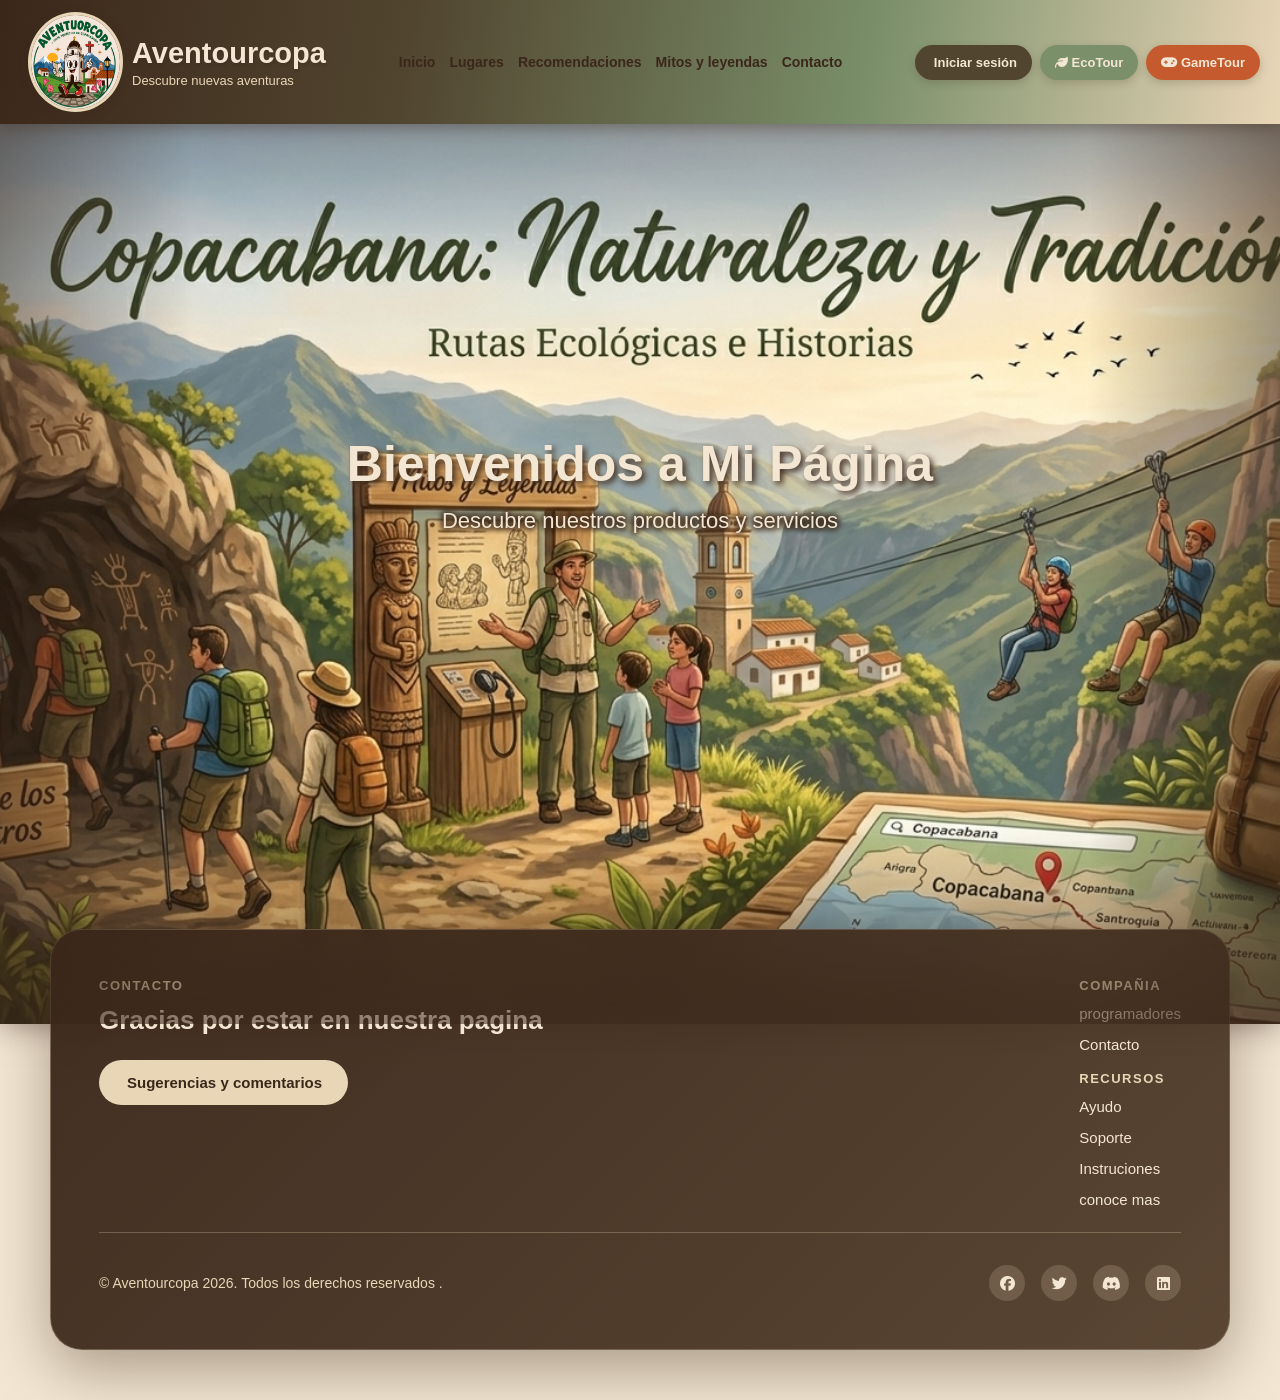
<file: index.html>
<!DOCTYPE html>
<html lang="es">
<head>
    <meta charset="UTF-8">
    <meta name="viewport" content="width=device-width, initial-scale=1.0">
    <title>Aventourcopa</title>

    <link rel="stylesheet" href="style.css">
    <link rel="icon" href="imagenes/logo.png">
    <link href="ecotour.css" rel="stylesheet"/>
    <link href="https://cdnjs.cloudflare.com/ajax/libs/font-awesome/6.5.1/css/all.min.css" rel="stylesheet"/>
</head>
<body>

<header>
    <div class="logo">
        <img src="imagenes/logo.png" alt="Logo">
        <div class="titulo">
            <h1>Aventourcopa</h1>
            <p>Descubre nuevas aventuras</p>
        </div>
    </div>

    <nav>
        <ul>
            <li><a href="index.html">Inicio</a></li>
            <li><a href="lugares-copacabana.html">Lugares</a></li>
            <li><a href="recomendaciones.html">Recomendaciones</a></li>
            <li><a href="mitos.html">Mitos y leyendas</a></li>
            <li><a href="#contacto">Contacto</a></li>
        </ul>
    </nav>
    <div class="botones">

        <label for="inicio-sesion" class="btn inciosesion">
            <i class="fa-solid fa-inicio"></i>
            Iniciar sesión
        </label>

        <a class="btn eco" href="ecotour.html">
            <i class="fa-solid fa-leaf"></i>
            EcoTour
        </a>

        <a href="#" class="btn game">
            <i class="fa-solid fa-gamepad"></i>
            GameTour
        </a>
    </div>
</header>
<section id="inicio">
        <div id="espacio"></div>
        <div id="divinicio">

        <div class="carrusel">

            <div class="texto">
                <h1>Bienvenidos a Mi Página</h1>
                <p>Descubre nuestros productos y servicios</p>
            </div>

            <div class="imgcarrusel">
                <img src="imagenes/imagen1.png" alt="">
                <img src="imagenes/imagen2.png" alt="">
                <img src="imagenes/imagen3.png" alt="">
                <img src="imagenes/imagen4.jpg" alt="">
                <img src="imagenes/imagen5.jpg" alt="">
            </div>

        </div>
        
        </div>
    </section>
    <section id="contacto">
        <div class="footer">
          <footer>
      <div class="top">
        <div class="left">
          <h2>Contacto</h2>
          <h1 id="titu">Gracias por estar en nuestra pagina</h1>
          <button>
            Sugerencias y comentarios
          </button>
        </div>
        <div class="pie-nosotros">
          <ul>
            <li>
              <h2>Compañia</h2>
              <a href="#">programadores</a>
              <a href="#">Contacto</a>
            </li>
          </ul>
          <br>
          <ul>
            <li>
              <h2>Recursos</h2>
              <a href="#">Ayudo</a>
              <a href="#">Soporte</a>
              <a href="#">Instruciones</a>
              <a href="#">conoce mas</a>
            </li>
          </ul>
        </div>
      </div>
      <div class="bottom">
        <div class="left">
          <p> © Aventourcopa 2026. Todos los derechos reservados .</p>
        </div>
        <div class="right socials">
          <a href="#"><i class="fa-brands fa-facebook"></i></a>
          <a href="#"><i class="fa-brands fa-twitter"></i></a>
          <a href="#"><i class="fa-brands fa-discord"></i></a>
          <a href="#"><i class="fa-brands fa-linkedin"></i></a>
        </div>
      </div>
    </footer>
        </div>
    </section>
 </body>
</html>
</file>
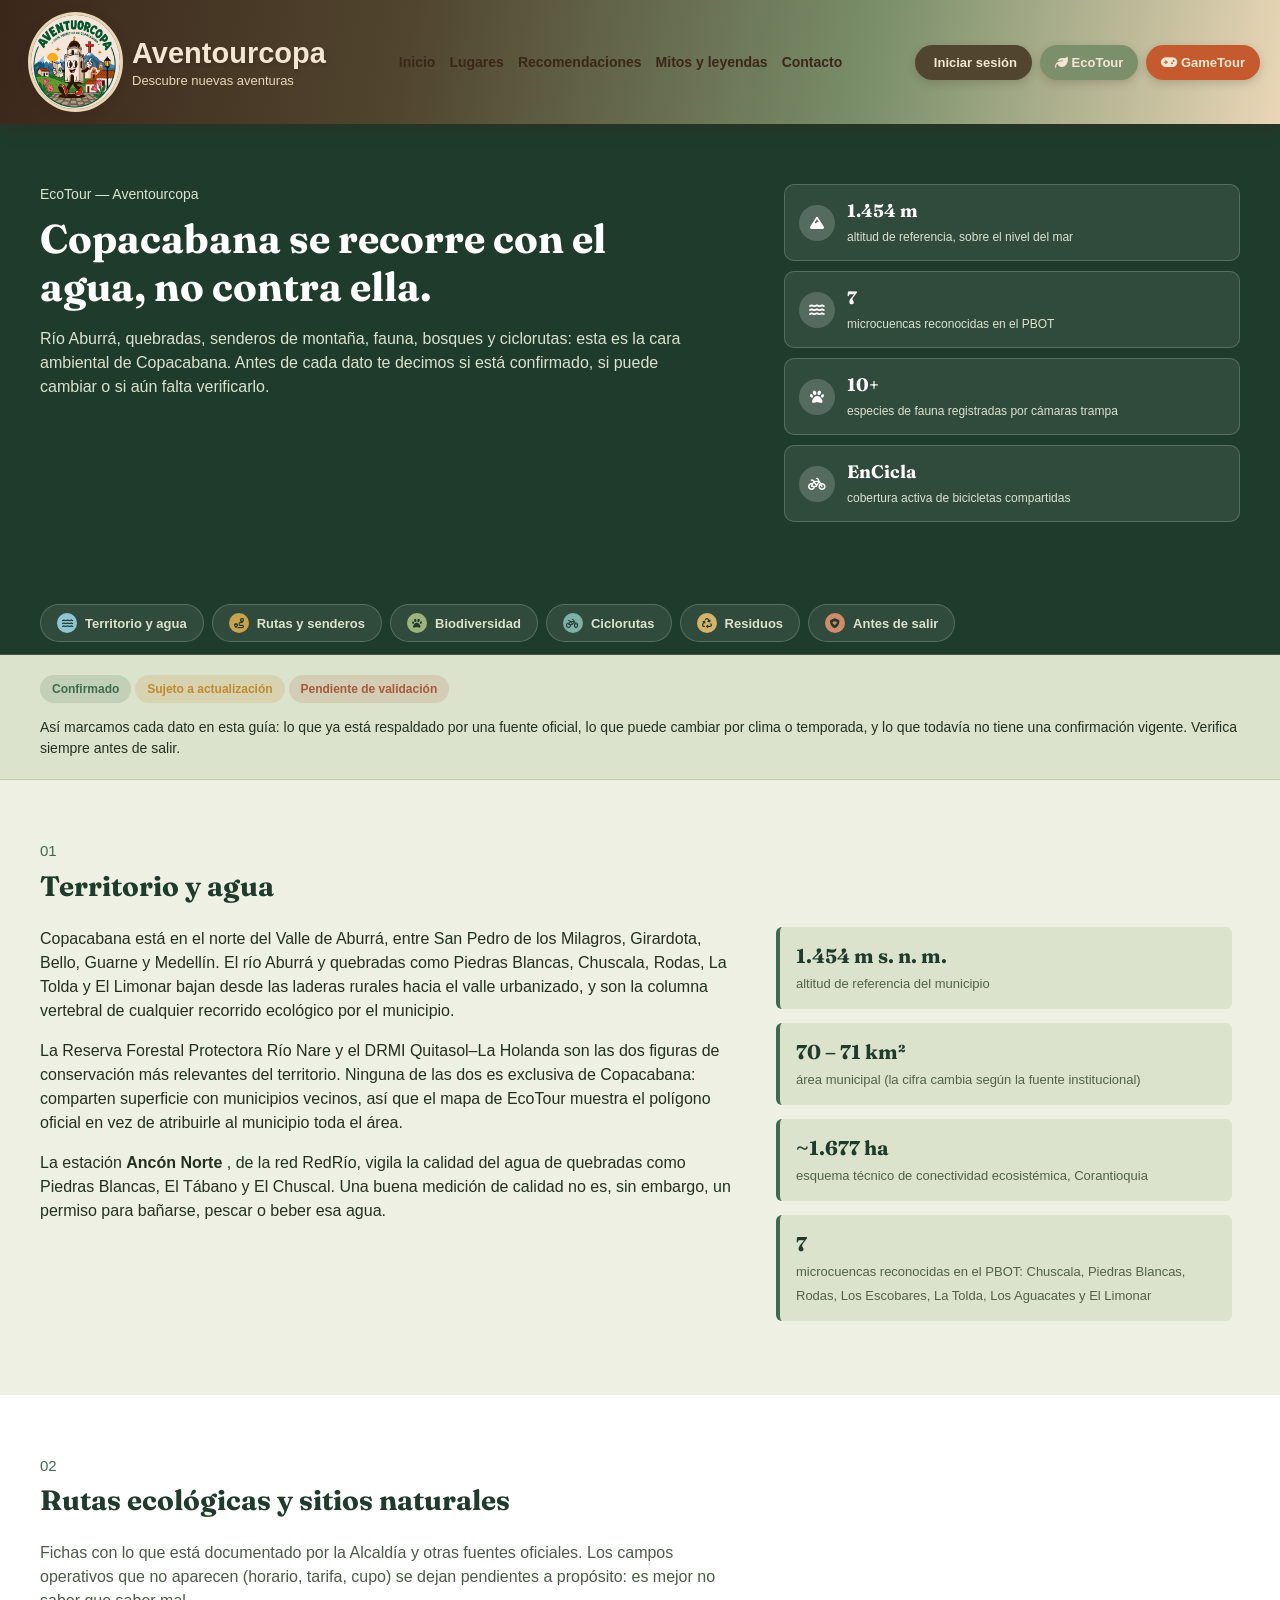
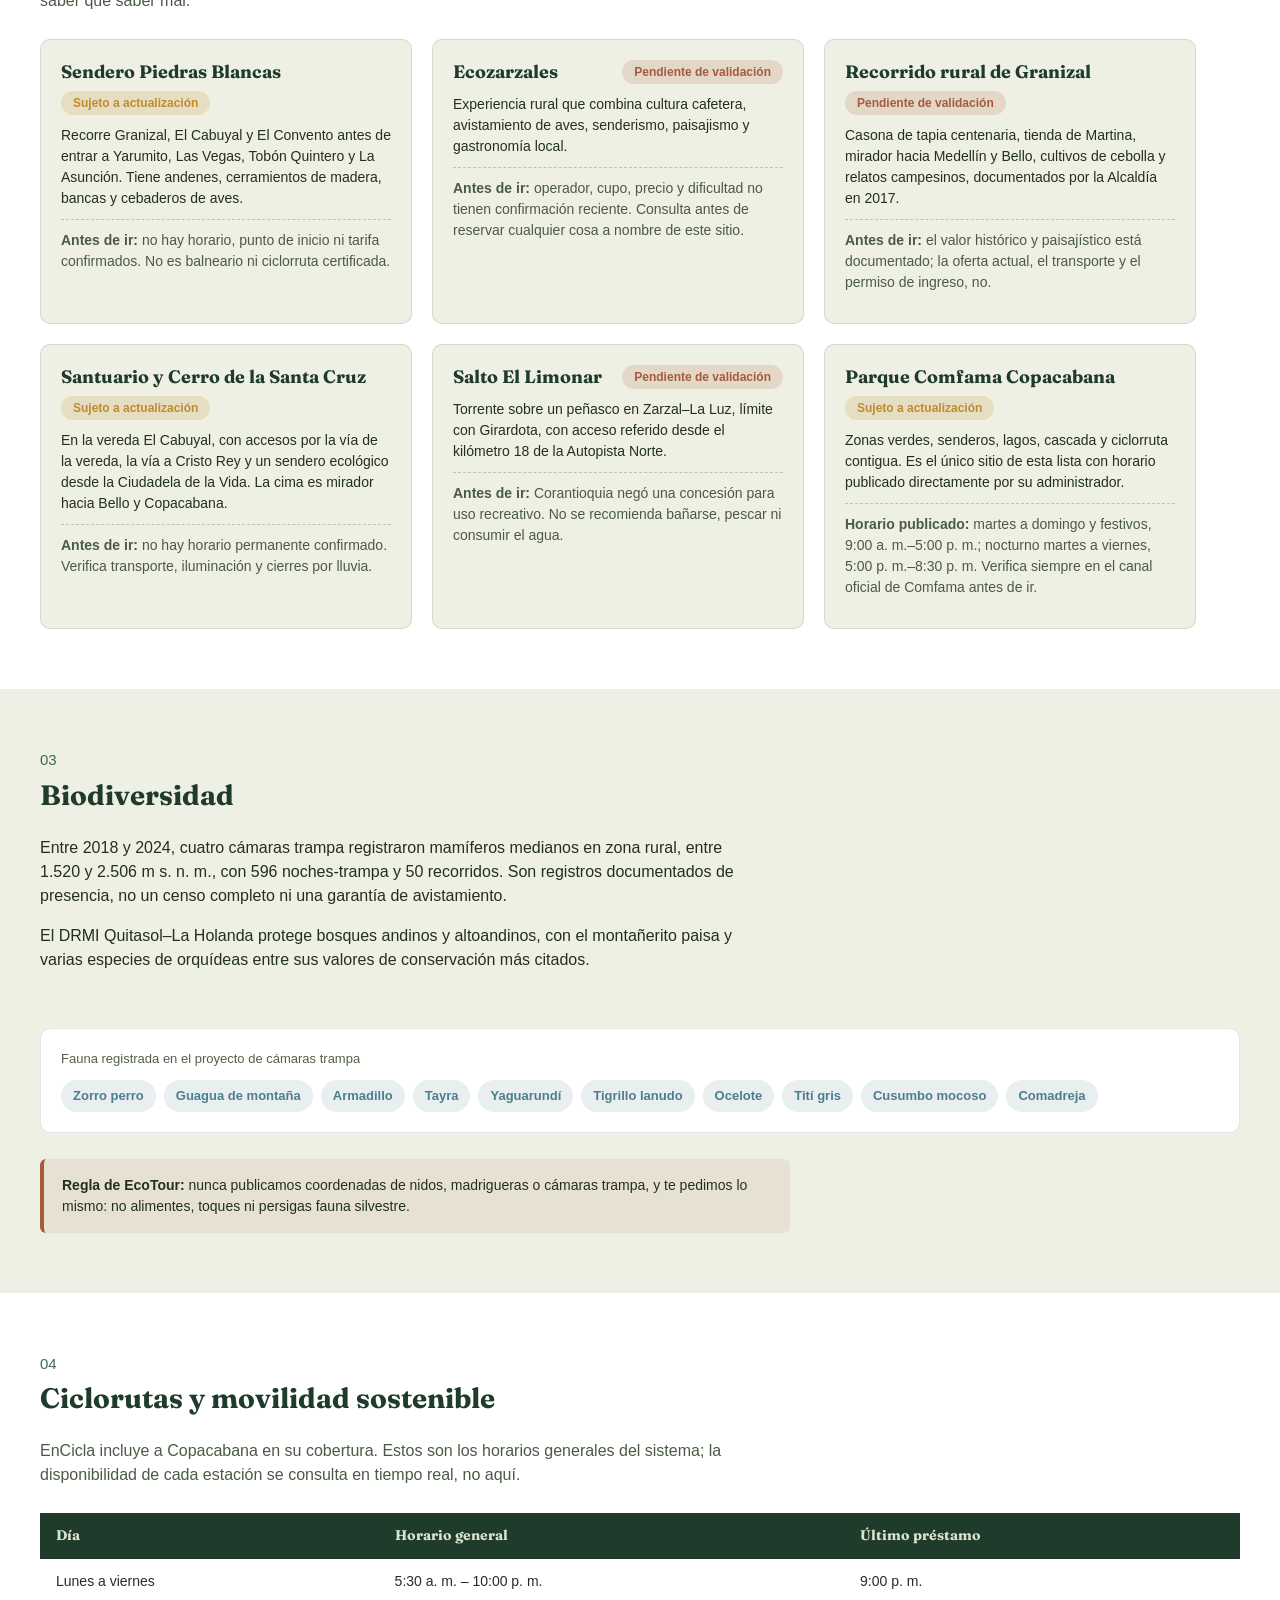
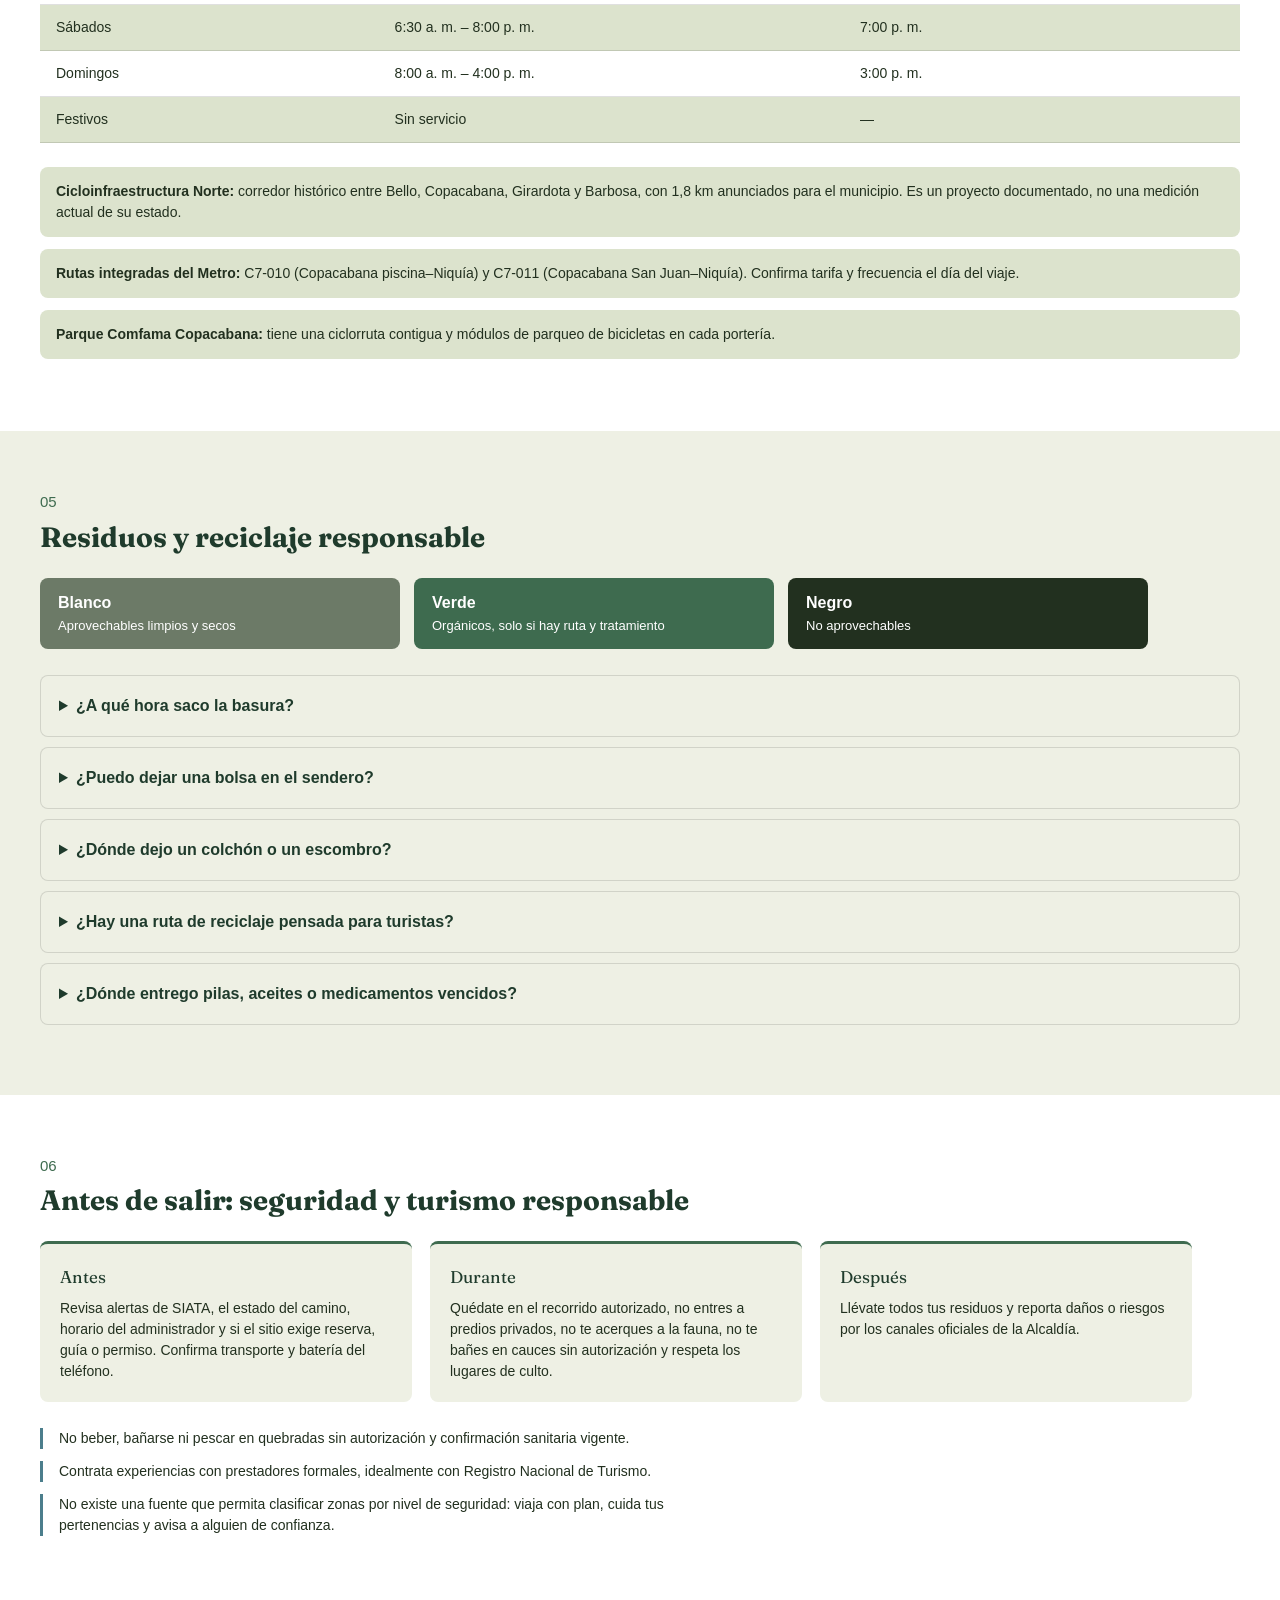
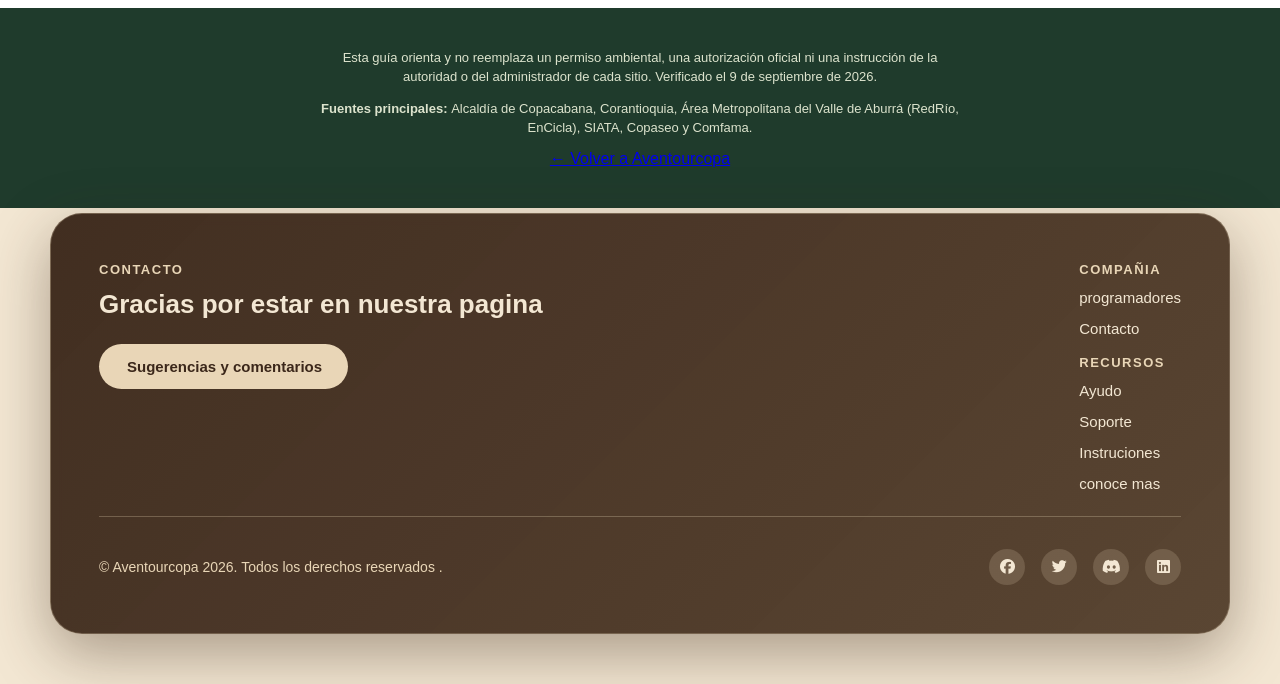
<file: ecotour.html>
<!DOCTYPE html>
<html lang="es">
 <head>
  <meta charset="utf-8"/>
  <meta content="width=device-width, initial-scale=1.0" name="viewport"/>
  <title>
   EcoTour | Aventourcopa
  </title>
  <link href="style.css" rel="stylesheet"/>
  <link href="ecotour.css" rel="stylesheet"/>
  <link href="https://cdnjs.cloudflare.com/ajax/libs/font-awesome/6.5.1/css/all.min.css" rel="stylesheet"/>
 </head>
 <body>
  <header>
    <div class="logo">
        <img src="imagenes/logo.png" alt="Logo">
        <div class="titulo">
            <h1>Aventourcopa</h1>
            <p>Descubre nuevas aventuras</p>
        </div>
    </div>

    <nav>
        <ul>
            <li><a href="index.html">Inicio</a></li>
            <li><a href="lugares-copacabana.html">Lugares</a></li>
            <li><a href="recomendaciones.html">Recomendaciones</a></li>
            <li><a href="mitos.html">Mitos y leyendas</a></li>
            <li><a href="#contacto">Contacto</a></li>
        </ul>
    </nav>
    <div class="botones">

        <label for="inicio-sesion" class="btn inciosesion">
            <i class="fa-solid fa-inicio"></i>
            Iniciar sesión
        </label>

        <a class="btn eco" href="ecotour.html">
            <i class="fa-solid fa-leaf"></i>
            EcoTour
        </a>

        <a href="#" class="btn game">
            <i class="fa-solid fa-gamepad"></i>
            GameTour
        </a>
    </div>
</header>
  <section aria-label="EcoTour, guía ambiental de Copacabana" class="ecotour-page" id="ecotour">
   <div class="eco-scroll">
    <!-- HERO -->
    <div class="eco-hero">
     <div class="eco-hero-grid">
      <div class="eco-hero-texto">
       <p class="eco-kicker">
        EcoTour — Aventourcopa
       </p>
       <h1>
        Copacabana se recorre con el agua, no contra ella.
       </h1>
       <p class="eco-hero-sub">
        Río Aburrá, quebradas, senderos de montaña, fauna, bosques y
                        ciclorutas: esta es la cara ambiental de Copacabana. Antes de cada
                        dato te decimos si está confirmado, si puede cambiar o si aún falta
                        verificarlo.
       </p>
      </div>
      <ul aria-label="Copacabana en cifras" class="eco-hero-stats">
       <li>
        <i class="fa-solid fa-mountain">
        </i>
        <div>
         <strong>
          1.454 m
         </strong>
         <span>
          altitud de referencia, sobre el nivel del mar
         </span>
        </div>
       </li>
       <li>
        <i class="fa-solid fa-water">
        </i>
        <div>
         <strong>
          7
         </strong>
         <span>
          microcuencas reconocidas en el PBOT
         </span>
        </div>
       </li>
       <li>
        <i class="fa-solid fa-paw">
        </i>
        <div>
         <strong>
          10+
         </strong>
         <span>
          especies de fauna registradas por cámaras trampa
         </span>
        </div>
       </li>
       <li>
        <i class="fa-solid fa-bicycle">
        </i>
        <div>
         <strong>
          EnCicla
         </strong>
         <span>
          cobertura activa de bicicletas compartidas
         </span>
        </div>
       </li>
      </ul>
     </div>
    </div>
    <!-- BARRA DE NAVEGACIÓN FIJA: se queda visible mientras se hace scroll -->
    <nav aria-label="Navegación fija de EcoTour" class="eco-quicknav">
     <a class="eco-q-agua" href="#eco-territorio">
      <i class="fa-solid fa-water">
      </i>
      Territorio y agua
     </a>
     <a class="eco-q-rutas" href="#eco-rutas">
      <i class="fa-solid fa-route">
      </i>
      Rutas y senderos
     </a>
     <a class="eco-q-bio" href="#eco-bio">
      <i class="fa-solid fa-paw">
      </i>
      Biodiversidad
     </a>
     <a class="eco-q-movilidad" href="#eco-movilidad">
      <i class="fa-solid fa-bicycle">
      </i>
      Ciclorutas
     </a>
     <a class="eco-q-residuos" href="#eco-residuos">
      <i class="fa-solid fa-recycle">
      </i>
      Residuos
     </a>
     <a class="eco-q-seguridad" href="#eco-seguridad">
      <i class="fa-solid fa-shield-heart">
      </i>
      Antes de salir
     </a>
    </nav>
    <!-- LEYENDA DE ESTADOS -->
    <section aria-label="Cómo leer los estados de la información" class="eco-leyenda">
     <p>
      <span class="eco-badge eco-badge--confirmado">
       Confirmado
      </span>
      <span class="eco-badge eco-badge--actualizar">
       Sujeto a actualización
      </span>
      <span class="eco-badge eco-badge--validar">
       Pendiente de validación
      </span>
     </p>
     <p>
      Así marcamos cada dato en esta guía: lo que ya está respaldado por una fuente
                oficial, lo que puede cambiar por clima o temporada, y lo que todavía no
                tiene una confirmación vigente. Verifica siempre antes de salir.
     </p>
    </section>
    <!-- TERRITORIO Y AGUA -->
    <section class="eco-block eco-block--musgo" id="eco-territorio">
     <p class="eco-block-num">
      01
     </p>
     <h2>
      Territorio y agua
     </h2>
     <div class="eco-grid-2">
      <div class="eco-texto">
       <p>
        Copacabana está en el norte del Valle de Aburrá, entre San Pedro de los
                        Milagros, Girardota, Bello, Guarne y Medellín. El río Aburrá y quebradas
                        como Piedras Blancas, Chuscala, Rodas, La Tolda y El Limonar bajan desde
                        las laderas rurales hacia el valle urbanizado, y son la columna vertebral
                        de cualquier recorrido ecológico por el municipio.
       </p>
       <p>
        La Reserva Forestal Protectora Río Nare y el DRMI Quitasol–La Holanda son
                        las dos figuras de conservación más relevantes del territorio. Ninguna de
                        las dos es exclusiva de Copacabana: comparten superficie con municipios
                        vecinos, así que el mapa de EcoTour muestra el polígono oficial en vez de
                        atribuirle al municipio toda el área.
       </p>
       <p>
        La estación
        <strong>
         Ancón Norte
        </strong>
        , de la red RedRío, vigila la
                        calidad del agua de quebradas como Piedras Blancas, El Tábano y El
                        Chuscal. Una buena medición de calidad no es, sin embargo, un permiso
                        para bañarse, pescar o beber esa agua.
       </p>
      </div>
      <ul class="eco-stat-list">
       <li>
        <strong>
         1.454 m s. n. m.
        </strong>
        <span>
         altitud de referencia del municipio
        </span>
       </li>
       <li>
        <strong>
         70 – 71 km²
        </strong>
        <span>
         área municipal (la cifra cambia según la fuente institucional)
        </span>
       </li>
       <li>
        <strong>
         ~1.677 ha
        </strong>
        <span>
         esquema técnico de conectividad ecosistémica, Corantioquia
        </span>
       </li>
       <li>
        <strong>
         7
        </strong>
        <span>
         microcuencas reconocidas en el PBOT: Chuscala, Piedras Blancas, Rodas, Los Escobares, La Tolda, Los Aguacates y El Limonar
        </span>
       </li>
      </ul>
     </div>
    </section>
    <!-- RUTAS Y SENDEROS -->
    <section class="eco-block eco-block--lino" id="eco-rutas">
     <p class="eco-block-num">
      02
     </p>
     <h2>
      Rutas ecológicas y sitios naturales
     </h2>
     <p class="eco-block-intro">
      Fichas con lo que está documentado por la Alcaldía y
                otras fuentes oficiales. Los campos operativos que no aparecen (horario,
                tarifa, cupo) se dejan pendientes a propósito: es mejor no saber que saber
                mal.
     </p>
     <div class="eco-cards">
      <article class="eco-card">
       <div class="eco-card-top">
        <h3>
         Sendero Piedras Blancas
        </h3>
        <span class="eco-badge eco-badge--actualizar">
         Sujeto a actualización
        </span>
       </div>
       <p>
        Recorre Granizal, El Cabuyal y El Convento antes de entrar a Yarumito,
                        Las Vegas, Tobón Quintero y La Asunción. Tiene andenes, cerramientos de
                        madera, bancas y cebaderos de aves.
       </p>
       <p class="eco-card-nota">
        <strong>
         Antes de ir:
        </strong>
        no hay horario,
                        punto de inicio ni tarifa confirmados. No es balneario ni ciclorruta
                        certificada.
       </p>
      </article>
      <article class="eco-card">
       <div class="eco-card-top">
        <h3>
         Ecozarzales
        </h3>
        <span class="eco-badge eco-badge--validar">
         Pendiente de validación
        </span>
       </div>
       <p>
        Experiencia rural que combina cultura cafetera, avistamiento de aves,
                        senderismo, paisajismo y gastronomía local.
       </p>
       <p class="eco-card-nota">
        <strong>
         Antes de ir:
        </strong>
        operador, cupo,
                        precio y dificultad no tienen confirmación reciente. Consulta antes de
                        reservar cualquier cosa a nombre de este sitio.
       </p>
      </article>
      <article class="eco-card">
       <div class="eco-card-top">
        <h3>
         Recorrido rural de Granizal
        </h3>
        <span class="eco-badge eco-badge--validar">
         Pendiente de validación
        </span>
       </div>
       <p>
        Casona de tapia centenaria, tienda de Martina, mirador hacia Medellín y
                        Bello, cultivos de cebolla y relatos campesinos, documentados por la
                        Alcaldía en 2017.
       </p>
       <p class="eco-card-nota">
        <strong>
         Antes de ir:
        </strong>
        el valor histórico
                        y paisajístico está documentado; la oferta actual, el transporte y el
                        permiso de ingreso, no.
       </p>
      </article>
      <article class="eco-card">
       <div class="eco-card-top">
        <h3>
         Santuario y Cerro de la Santa Cruz
        </h3>
        <span class="eco-badge eco-badge--actualizar">
         Sujeto a actualización
        </span>
       </div>
       <p>
        En la vereda El Cabuyal, con accesos por la vía de la vereda, la vía a
                        Cristo Rey y un sendero ecológico desde la Ciudadela de la Vida. La cima
                        es mirador hacia Bello y Copacabana.
       </p>
       <p class="eco-card-nota">
        <strong>
         Antes de ir:
        </strong>
        no hay horario
                        permanente confirmado. Verifica transporte, iluminación y cierres por
                        lluvia.
       </p>
      </article>
      <article class="eco-card">
       <div class="eco-card-top">
        <h3>
         Salto El Limonar
        </h3>
        <span class="eco-badge eco-badge--validar">
         Pendiente de validación
        </span>
       </div>
       <p>
        Torrente sobre un peñasco en Zarzal–La Luz, límite con Girardota, con
                        acceso referido desde el kilómetro 18 de la Autopista Norte.
       </p>
       <p class="eco-card-nota">
        <strong>
         Antes de ir:
        </strong>
        Corantioquia negó
                        una concesión para uso recreativo. No se recomienda bañarse, pescar ni
                        consumir el agua.
       </p>
      </article>
      <article class="eco-card">
       <div class="eco-card-top">
        <h3>
         Parque Comfama Copacabana
        </h3>
        <span class="eco-badge eco-badge--actualizar">
         Sujeto a actualización
        </span>
       </div>
       <p>
        Zonas verdes, senderos, lagos, cascada y ciclorruta contigua. Es el único
                        sitio de esta lista con horario publicado directamente por su
                        administrador.
       </p>
       <p class="eco-card-nota">
        <strong>
         Horario publicado:
        </strong>
        martes a
                        domingo y festivos, 9:00 a. m.–5:00 p. m.; nocturno martes a viernes,
                        5:00 p. m.–8:30 p. m. Verifica siempre en el canal oficial de Comfama
                        antes de ir.
       </p>
      </article>
     </div>
    </section>
    <!-- BIODIVERSIDAD -->
    <section class="eco-block eco-block--musgo" id="eco-bio">
     <p class="eco-block-num">
      03
     </p>
     <h2>
      Biodiversidad
     </h2>
     <div class="eco-grid-2">
      <div class="eco-texto">
       <p>
        Entre 2018 y 2024, cuatro cámaras trampa registraron mamíferos medianos
                        en zona rural, entre 1.520 y 2.506 m s. n. m., con 596 noches-trampa y
                        50 recorridos. Son registros documentados de presencia, no un censo
                        completo ni una garantía de avistamiento.
       </p>
       <p>
        El DRMI Quitasol–La Holanda protege bosques andinos y altoandinos, con el
                        montañerito paisa y varias especies de orquídeas entre sus valores de
                        conservación más citados.
       </p>
      </div>
      <div class="eco-chips-wrap">
       <p class="eco-chips-label">
        Fauna registrada en el proyecto de cámaras trampa
       </p>
       <ul class="eco-chips">
        <li>
         Zorro perro
        </li>
        <li>
         Guagua de montaña
        </li>
        <li>
         Armadillo
        </li>
        <li>
         Tayra
        </li>
        <li>
         Yaguarundí
        </li>
        <li>
         Tigrillo lanudo
        </li>
        <li>
         Ocelote
        </li>
        <li>
         Tití gris
        </li>
        <li>
         Cusumbo mocoso
        </li>
        <li>
         Comadreja
        </li>
       </ul>
      </div>
     </div>
     <p class="eco-nota-ancha">
      <strong>
       Regla de EcoTour:
      </strong>
      nunca publicamos
                coordenadas de nidos, madrigueras o cámaras trampa, y te pedimos lo mismo: no
                alimentes, toques ni persigas fauna silvestre.
     </p>
    </section>
    <!-- CICLORUTAS Y MOVILIDAD -->
    <section class="eco-block eco-block--lino" id="eco-movilidad">
     <p class="eco-block-num">
      04
     </p>
     <h2>
      Ciclorutas y movilidad sostenible
     </h2>
     <p class="eco-block-intro">
      EnCicla incluye a Copacabana en su cobertura. Estos son
                los horarios generales del sistema; la disponibilidad de cada estación se
                consulta en tiempo real, no aquí.
     </p>
     <div class="eco-tabla-wrap">
      <table class="eco-tabla">
       <thead>
        <tr>
         <th>
          Día
         </th>
         <th>
          Horario general
         </th>
         <th>
          Último préstamo
         </th>
        </tr>
       </thead>
       <tbody>
        <tr>
         <td>
          Lunes a viernes
         </td>
         <td>
          5:30 a. m. – 10:00 p. m.
         </td>
         <td>
          9:00 p. m.
         </td>
        </tr>
        <tr>
         <td>
          Sábados
         </td>
         <td>
          6:30 a. m. – 8:00 p. m.
         </td>
         <td>
          7:00 p. m.
         </td>
        </tr>
        <tr>
         <td>
          Domingos
         </td>
         <td>
          8:00 a. m. – 4:00 p. m.
         </td>
         <td>
          3:00 p. m.
         </td>
        </tr>
        <tr>
         <td>
          Festivos
         </td>
         <td>
          Sin servicio
         </td>
         <td>
          —
         </td>
        </tr>
       </tbody>
      </table>
     </div>
     <ul class="eco-lista-suelta">
      <li>
       <strong>
        Cicloinfraestructura Norte:
       </strong>
       corredor histórico entre Bello,
                    Copacabana, Girardota y Barbosa, con 1,8 km anunciados para el municipio.
                    Es un proyecto documentado, no una medición actual de su estado.
      </li>
      <li>
       <strong>
        Rutas integradas del Metro:
       </strong>
       C7-010 (Copacabana piscina–Niquía)
                    y C7-011 (Copacabana San Juan–Niquía). Confirma tarifa y frecuencia el día
                    del viaje.
      </li>
      <li>
       <strong>
        Parque Comfama Copacabana:
       </strong>
       tiene una ciclorruta contigua y
                    módulos de parqueo de bicicletas en cada portería.
      </li>
     </ul>
    </section>
    <!-- RESIDUOS -->
    <section class="eco-block eco-block--musgo" id="eco-residuos">
     <p class="eco-block-num">
      05
     </p>
     <h2>
      Residuos y reciclaje responsable
     </h2>
     <div class="eco-codigo-colores">
      <div class="eco-color-chip eco-color-chip--blanco">
       Blanco
       <span>
        Aprovechables limpios y secos
       </span>
      </div>
      <div class="eco-color-chip eco-color-chip--verde">
       Verde
       <span>
        Orgánicos, solo si hay ruta y tratamiento
       </span>
      </div>
      <div class="eco-color-chip eco-color-chip--negro">
       Negro
       <span>
        No aprovechables
       </span>
      </div>
     </div>
     <div class="eco-acordeon">
      <details>
       <summary>
        ¿A qué hora saco la basura?
       </summary>
       <p>
        Depende de la dirección y de la macroruta de Copaseo. El plan operativo
                        vigente todavía contiene franjas diurnas y nocturnas: consulta por tu
                        dirección antes de sacarla.
       </p>
      </details>
      <details>
       <summary>
        ¿Puedo dejar una bolsa en el sendero?
       </summary>
       <p>
        No. Si no hay un recipiente autorizado en el punto, llévate el residuo de
                        regreso.
       </p>
      </details>
      <details>
       <summary>
        ¿Dónde dejo un colchón o un escombro?
       </summary>
       <p>
        No lo dejes junto a la basura ordinaria. Copaseo ofrece un servicio
                        especial: confirma precio, volumen y lugar de entrega antes de sacarlo.
       </p>
      </details>
      <details>
       <summary>
        ¿Hay una ruta de reciclaje pensada para turistas?
       </summary>
       <p>
        No encontramos una ruta selectiva vigente con días y sectores publicados.
                        Pregunta directamente al prestador o a la Alcaldía.
       </p>
      </details>
      <details>
       <summary>
        ¿Dónde entrego pilas, aceites o medicamentos vencidos?
       </summary>
       <p>
        La Alcaldía anunció un
        <strong>
         Punto Eco
        </strong>
        en la carrera 51 # 48-41,
                        barrio Simón Bolívar, para posconsumo (pilas, electrónicos, medicamentos
                        vencidos, aceites usados). El horario no está publicado: confirma
                        disponibilidad antes de ir.
       </p>
      </details>
     </div>
    </section>
    <!-- SEGURIDAD Y TURISMO RESPONSABLE -->
    <section class="eco-block eco-block--lino" id="eco-seguridad">
     <p class="eco-block-num">
      06
     </p>
     <h2>
      Antes de salir: seguridad y turismo responsable
     </h2>
     <ol class="eco-checklist">
      <li>
       <span class="eco-checklist-paso">
        Antes
       </span>
       <p>
        Revisa alertas de SIATA, el estado del camino, horario del administrador
                        y si el sitio exige reserva, guía o permiso. Confirma transporte y
                        batería del teléfono.
       </p>
      </li>
      <li>
       <span class="eco-checklist-paso">
        Durante
       </span>
       <p>
        Quédate en el recorrido autorizado, no entres a predios privados, no te
                        acerques a la fauna, no te bañes en cauces sin autorización y respeta
                        los lugares de culto.
       </p>
      </li>
      <li>
       <span class="eco-checklist-paso">
        Después
       </span>
       <p>
        Llévate todos tus residuos y reporta daños o riesgos por los canales
                        oficiales de la Alcaldía.
       </p>
      </li>
     </ol>
     <div class="eco-reglas">
      <p>
       No beber, bañarse ni pescar en quebradas sin autorización y confirmación
                    sanitaria vigente.
      </p>
      <p>
       Contrata experiencias con prestadores formales, idealmente con Registro
                    Nacional de Turismo.
      </p>
      <p>
       No existe una fuente que permita clasificar zonas por nivel de seguridad:
                    viaja con plan, cuida tus pertenencias y avisa a alguien de confianza.
      </p>
     </div>
    </section>
    <!-- CIERRE / FUENTES -->
    <div class="eco-footer">
     <p class="eco-aviso">
      Esta guía orienta y no reemplaza un permiso ambiental, una
                autorización oficial ni una instrucción de la autoridad o del administrador de
                cada sitio. Verificado el 9 de septiembre de 2026.
     </p>
     <p class="eco-fuentes">
      <strong>
       Fuentes principales:
      </strong>
      Alcaldía de Copacabana,
                Corantioquia, Área Metropolitana del Valle de Aburrá (RedRío, EnCicla), SIATA,
                Copaseo y Comfama.
     </p>
     <a class="eco-cerrar eco-cerrar--pie" href="index.html">
      ← Volver a Aventourcopa
     </a>
    </div>
   </div>
  </section>
     <section id="contacto">
        <div class="footer">
          <footer>
      <div class="top">
        <div class="left">
          <h2>Contacto</h2>
          <h1 id="titu">Gracias por estar en nuestra pagina</h1>
          <button>
            Sugerencias y comentarios
          </button>
        </div>
        <div class="pie-nosotros">
          <ul>
            <li>
              <h2>Compañia</h2>
              <a href="#">programadores</a>
              <a href="#">Contacto</a>
            </li>
          </ul>
          <br>
          <ul>
            <li>
              <h2>Recursos</h2>
              <a href="#">Ayudo</a>
              <a href="#">Soporte</a>
              <a href="#">Instruciones</a>
              <a href="#">conoce mas</a>
            </li>
          </ul>
        </div>
      </div>
      <div class="bottom">
        <div class="left">
          <p> © Aventourcopa 2026. Todos los derechos reservados .</p>
        </div>
        <div class="right socials">
          <a href="#"><i class="fa-brands fa-facebook"></i></a>
          <a href="#"><i class="fa-brands fa-twitter"></i></a>
          <a href="#"><i class="fa-brands fa-discord"></i></a>
          <a href="#"><i class="fa-brands fa-linkedin"></i></a>
        </div>
      </div>
    </footer>
        </div>
    </section>
 </body>
</html>
</file>
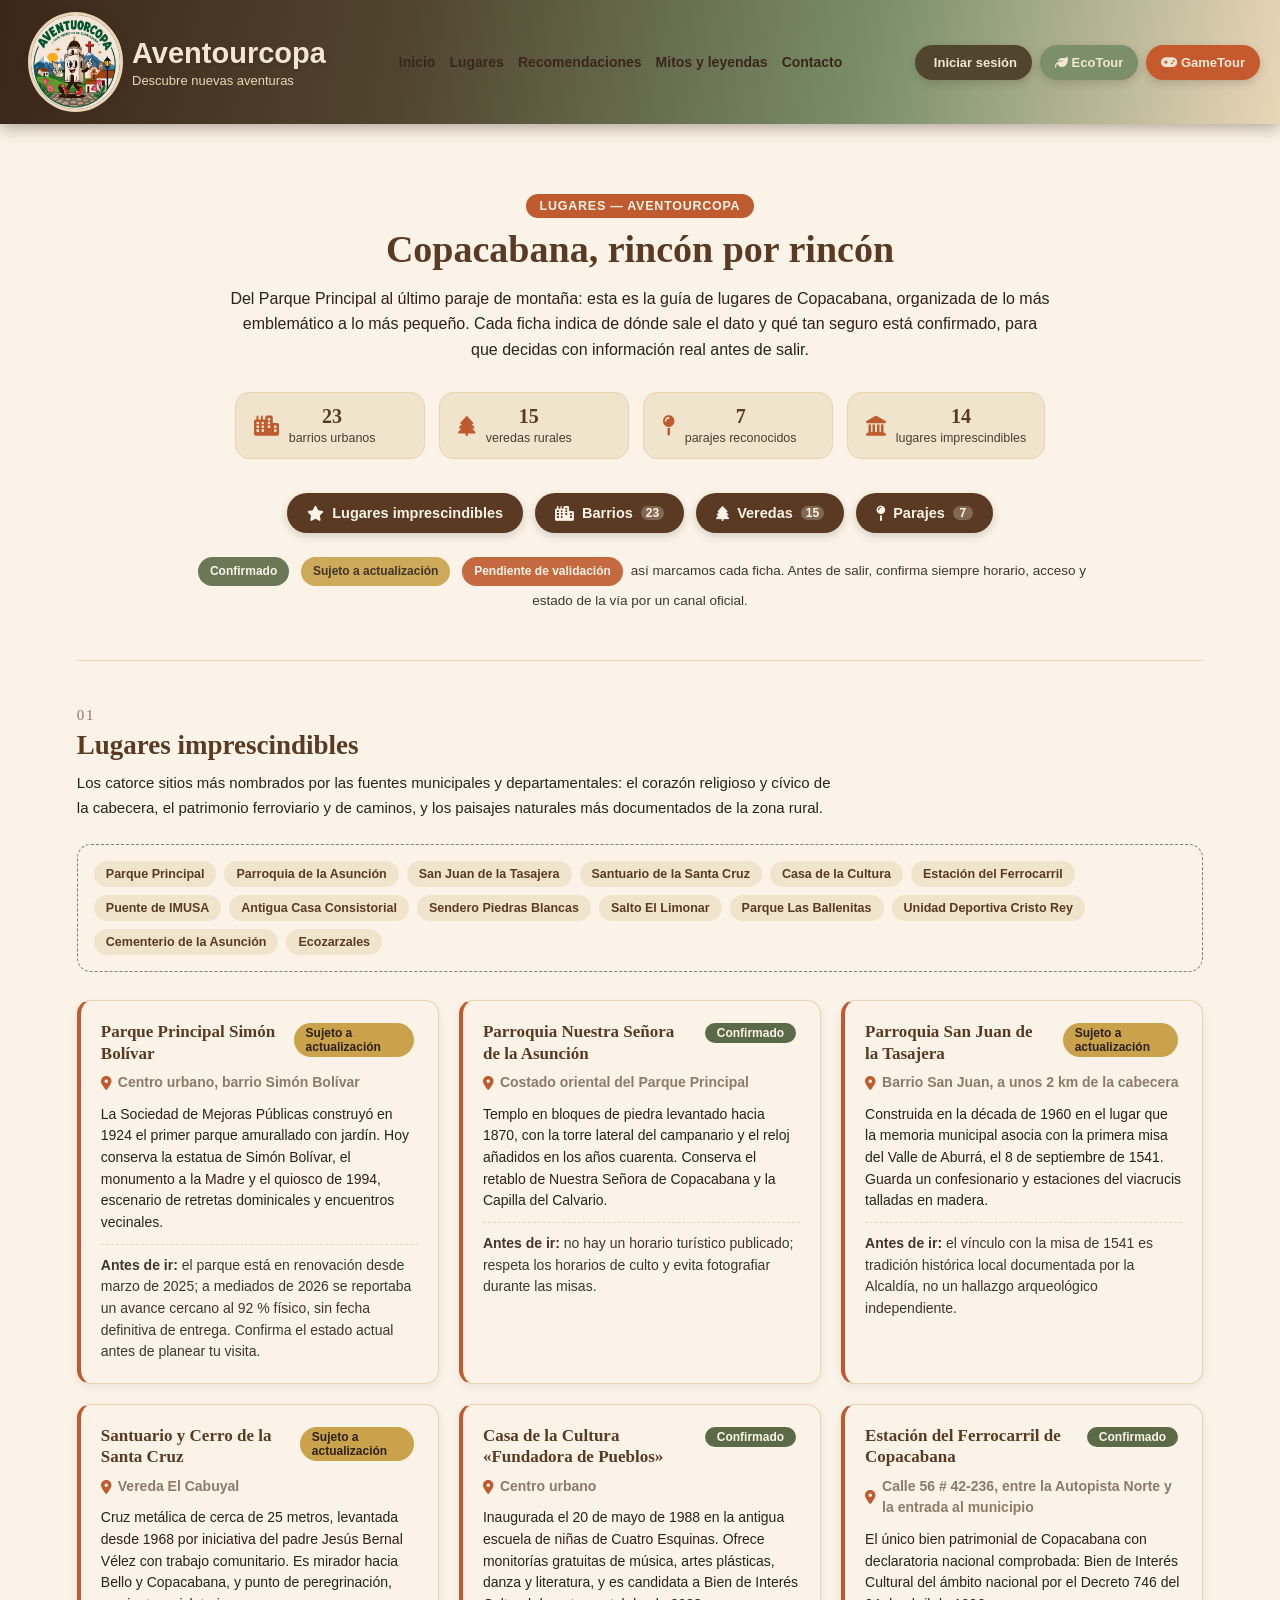
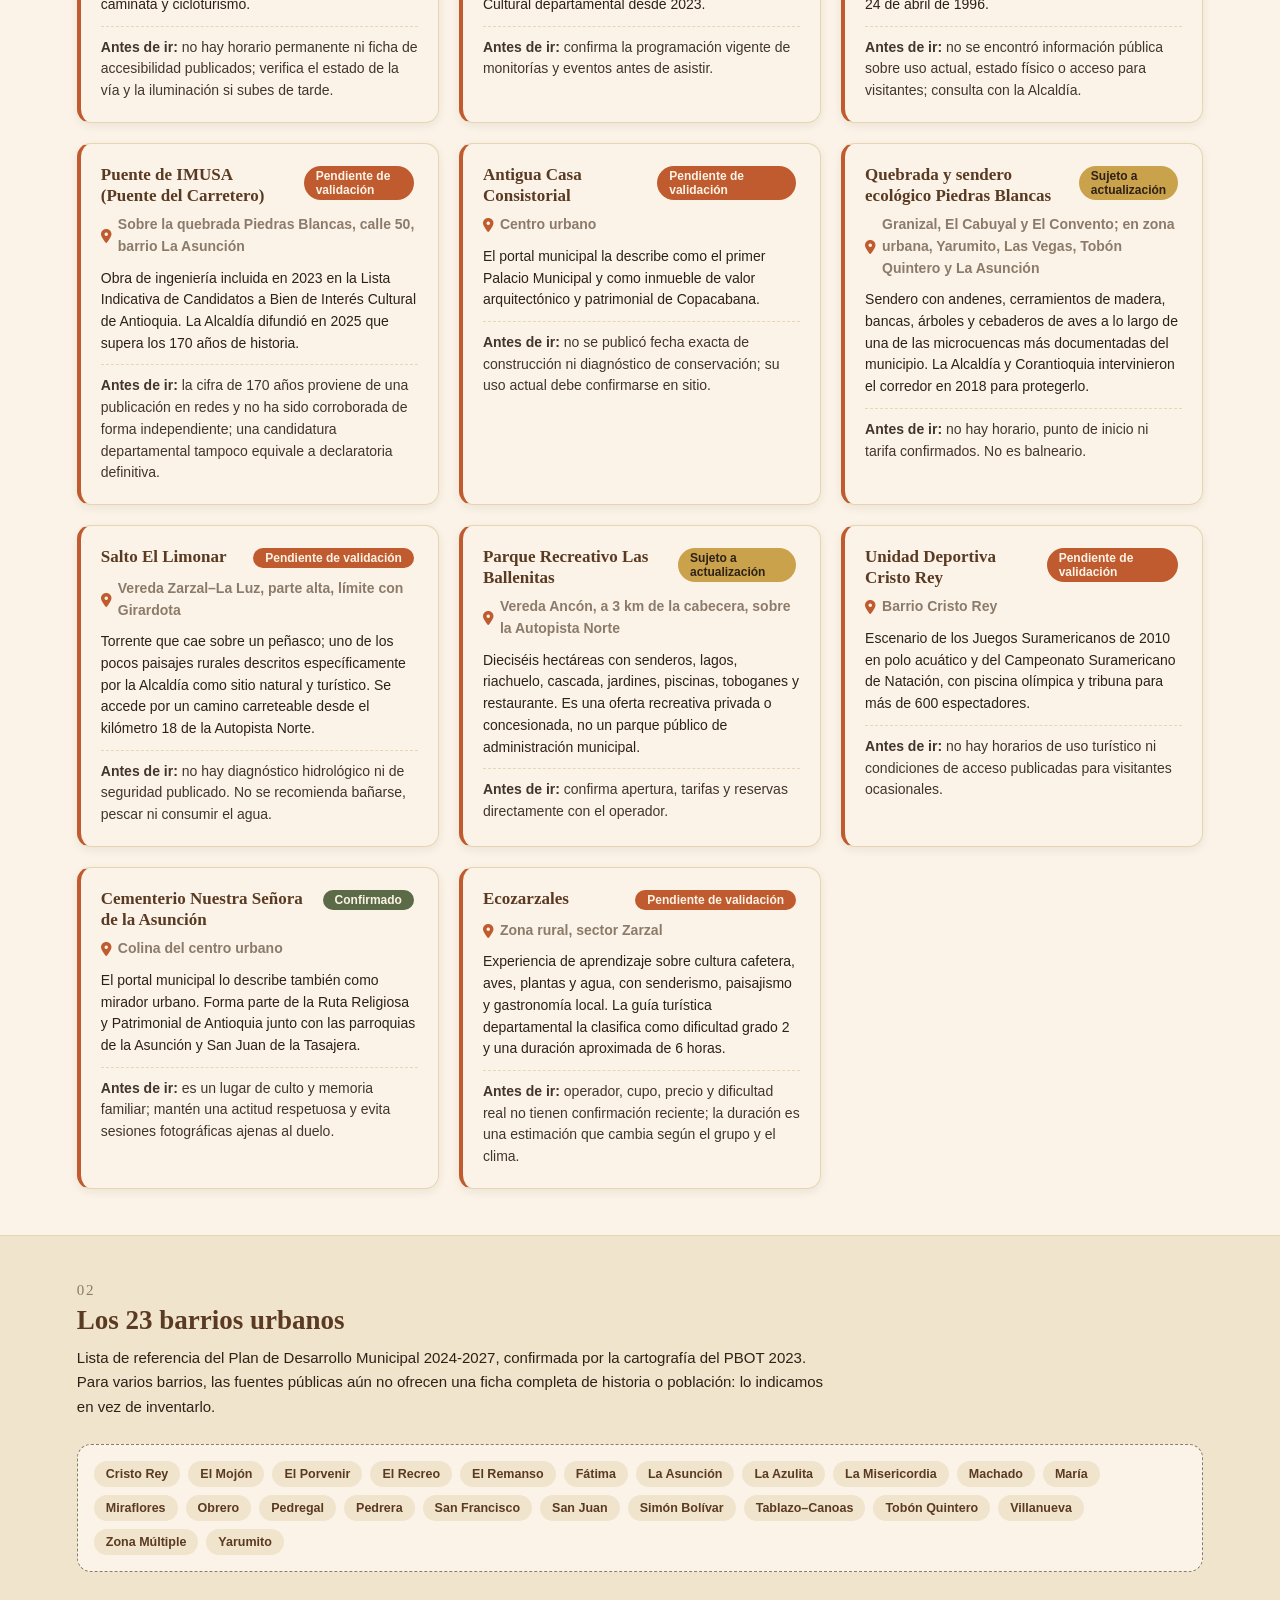
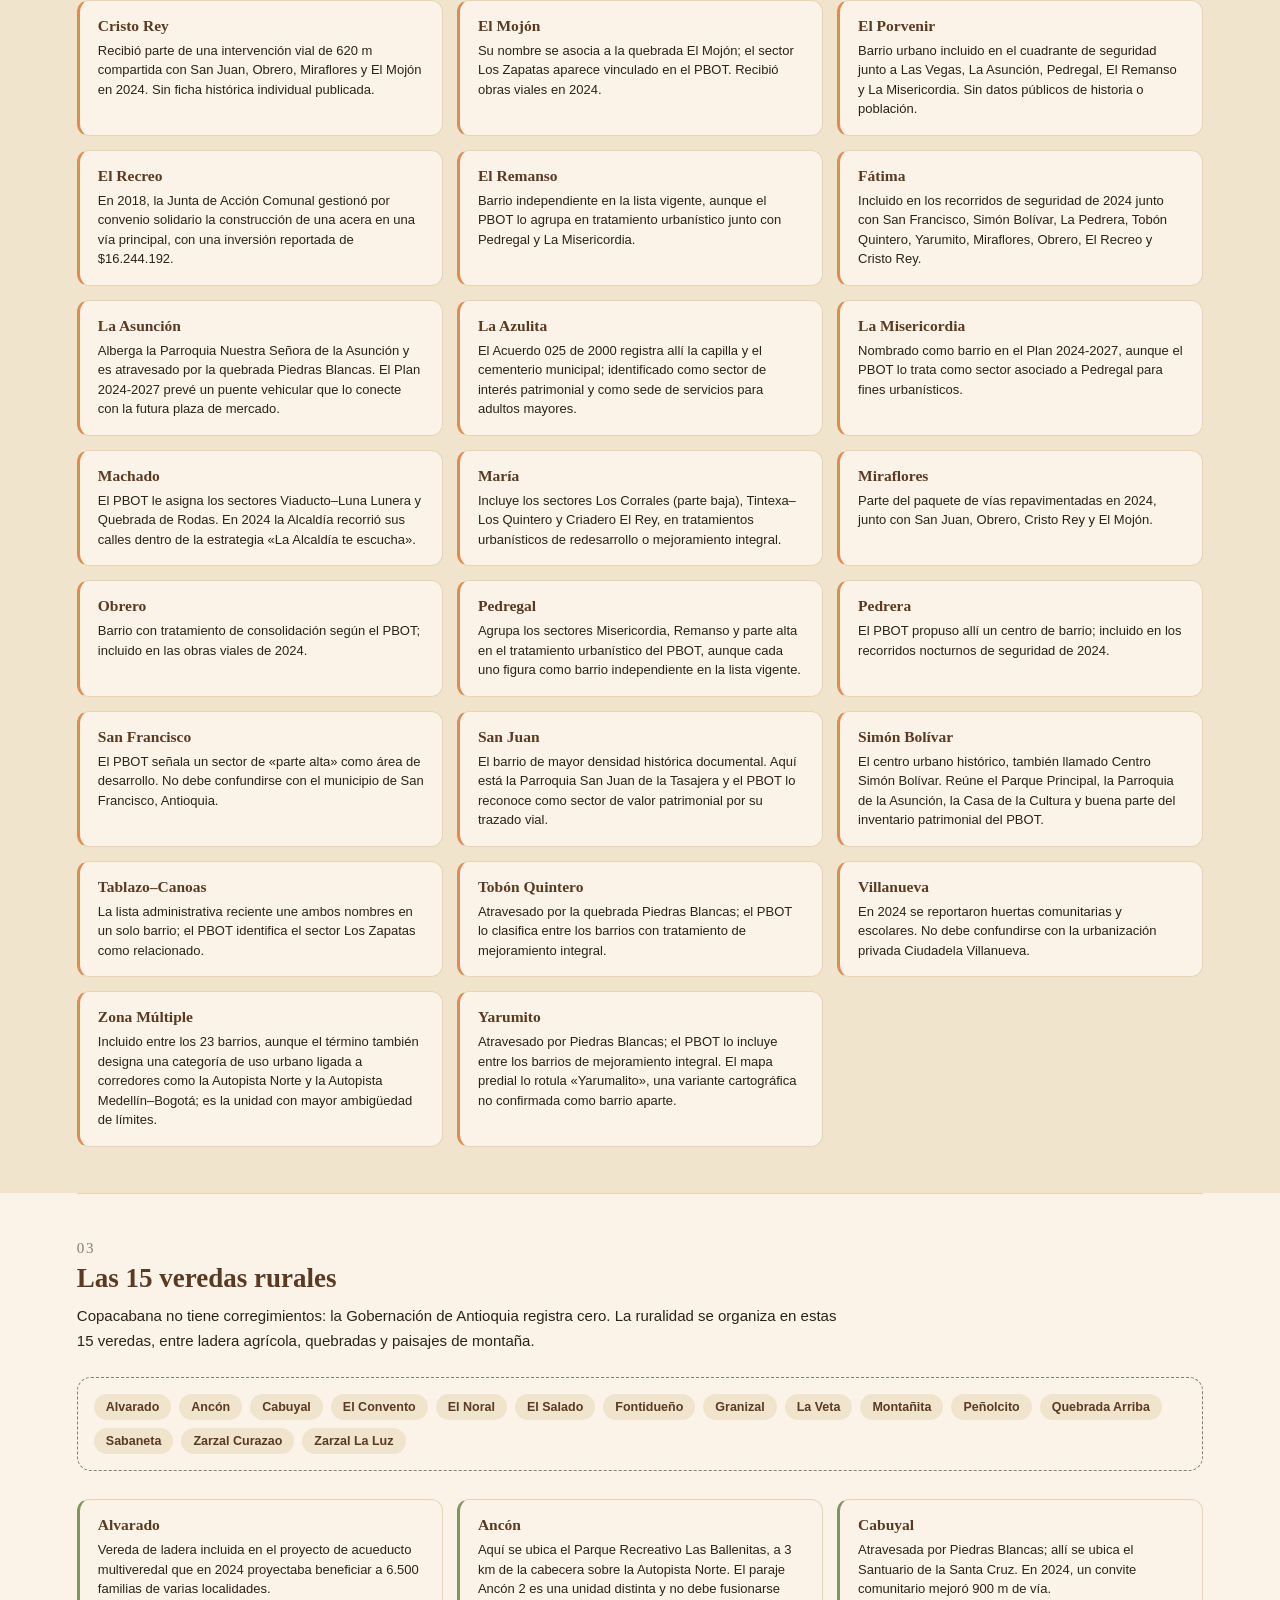
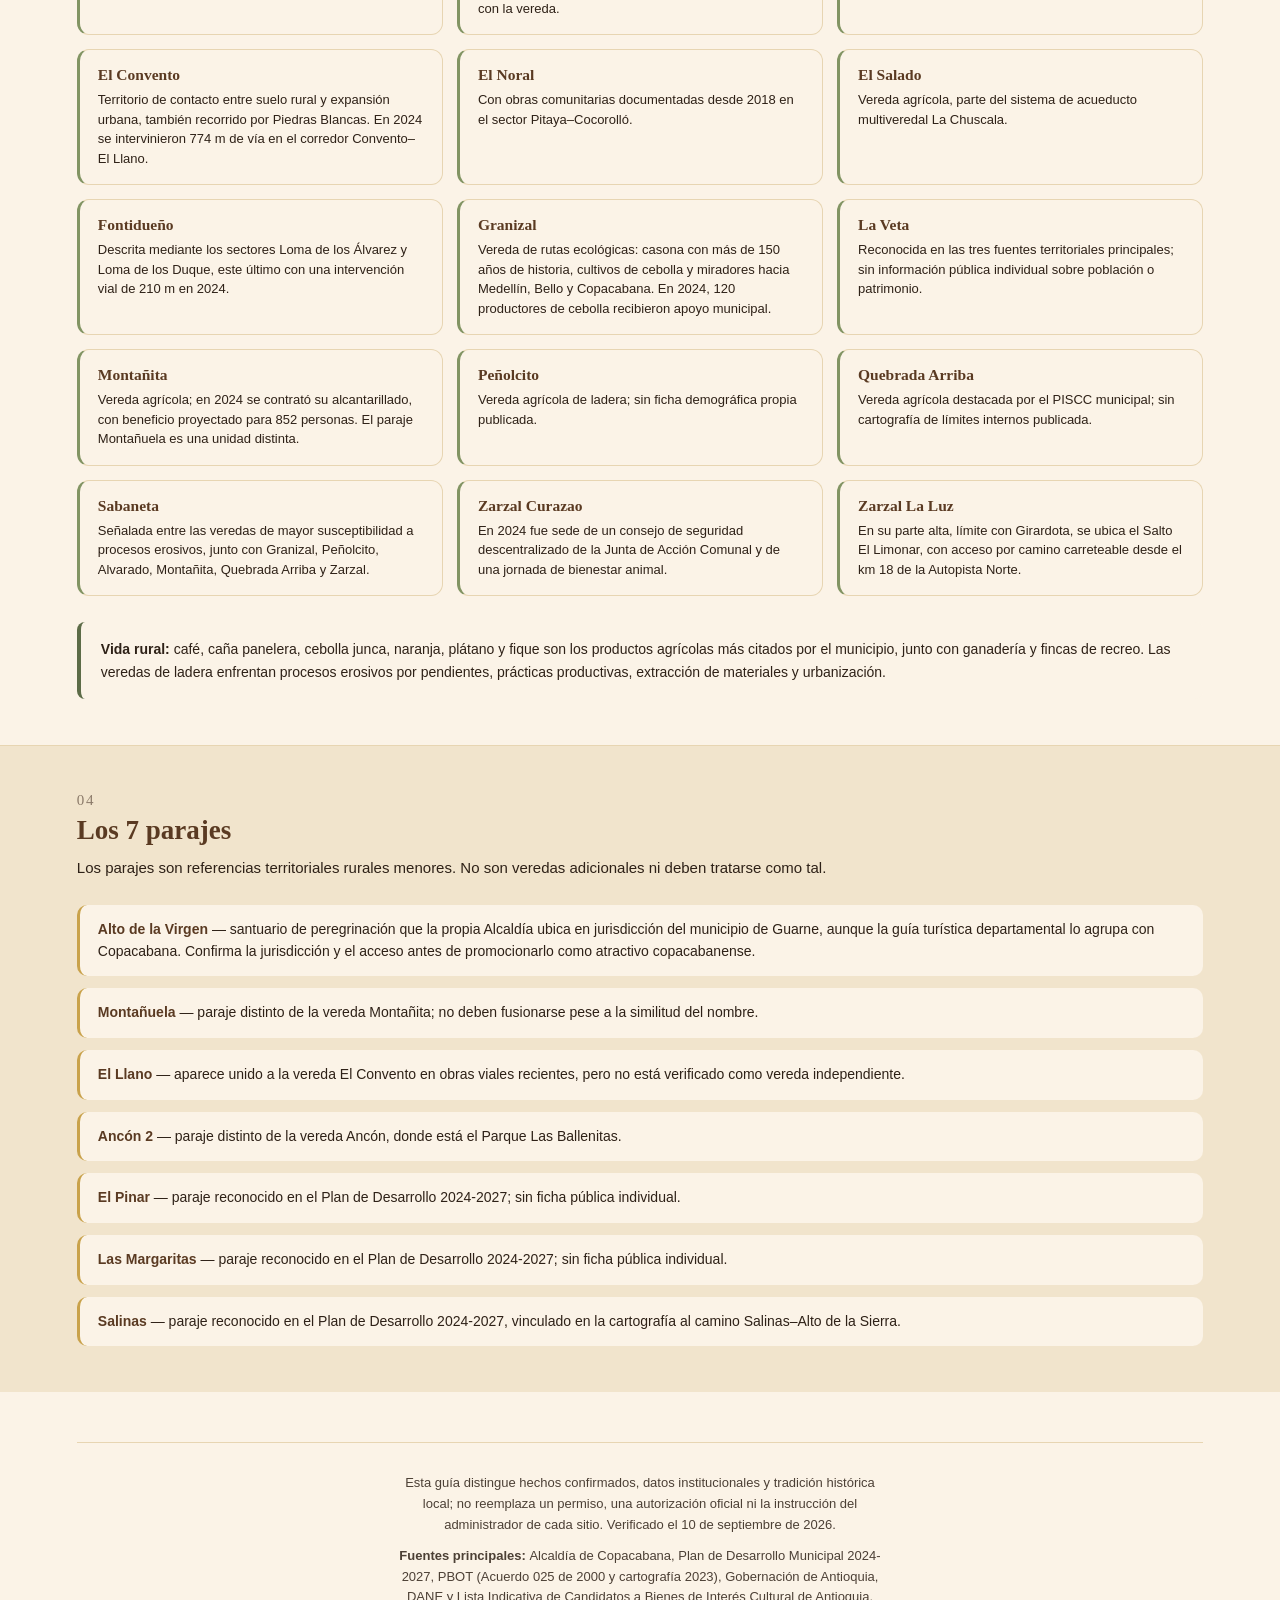
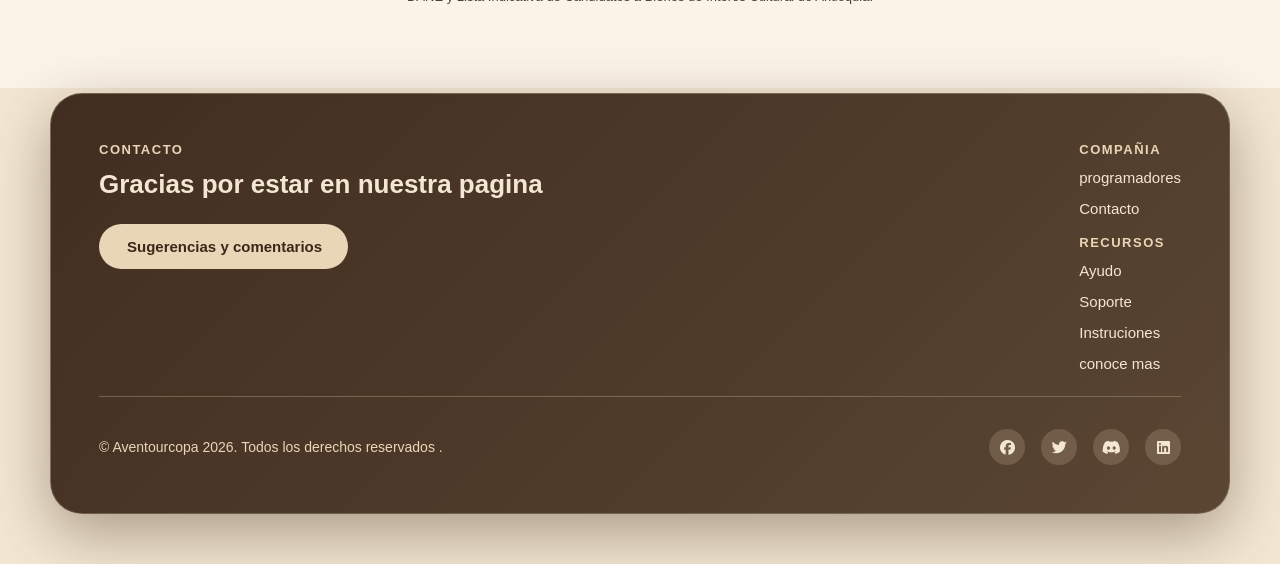
<file: lugares-copacabana.html>
<!DOCTYPE html>
<html lang="es">
 <head>
  <meta charset="utf-8"/>
  <meta content="width=device-width, initial-scale=1.0" name="viewport"/>
  <title>
   Lugares de Copacabana | Aventourcopa
  </title>
  <link href="style.css" rel="stylesheet"/>
  <link href="sesion.css" rel="stylesheet"/>
  <link href="https://cdnjs.cloudflare.com/ajax/libs/font-awesome/6.5.1/css/all.min.css" rel="stylesheet"/>
 </head>
 <body>
 <header>
    <div class="logo">
        <img src="imagenes/logo.png" alt="Logo">
        <div class="titulo">
            <h1>Aventourcopa</h1>
            <p>Descubre nuevas aventuras</p>
        </div>
    </div>

    <nav>
        <ul>
            <li><a href="index.html">Inicio</a></li>
            <li><a href="lugares-copacabana.html">Lugares</a></li>
            <li><a href="recomendaciones.html">Recomendaciones</a></li>
            <li><a href="mitos.html">Mitos y leyendas</a></li>
            <li><a href="#contacto">Contacto</a></li>
        </ul>
    </nav>
    <div class="botones">

        <label for="inicio-sesion" class="btn inciosesion">
            <i class="fa-solid fa-inicio"></i>
            Iniciar sesión
        </label>

        <a class="btn eco" href="ecotour.html">
            <i class="fa-solid fa-leaf"></i>
            EcoTour
        </a>

        <a href="#" class="btn game">
            <i class="fa-solid fa-gamepad"></i>
            GameTour
        </a>
    </div>
</header>
  <!-- =========================================================
         SECCIÓN LUGARES
         Directorio de lugares emblemáticos, barrios, veredas y
         parajes de Copacabana. Página propia: el ítem "Lugares" del menú principal
         abre esta página; ya no aparece en la página de inicio.
         Fuente editorial: dossier de investigación Aventourcopa
         (corte de fuentes: 10 de septiembre de 2026).
         ========================================================= -->
  <section aria-label="Lugares de Copacabana" class="lugares-page" id="lugares">
   <div class="lug-wrap">
    <!-- ENCABEZADO -->
    <div class="lug-hero">
     <p class="lug-kicker">
      Lugares — Aventourcopa
     </p>
     <h2>
      Copacabana, rincón por rincón
     </h2>
     <p class="lug-hero-sub">
      Del Parque Principal al último paraje de montaña: esta es la guía de
                    lugares de Copacabana, organizada de lo más emblemático a lo más
                    pequeño. Cada ficha indica de dónde sale el dato y qué tan seguro
                    está confirmado, para que decidas con información real antes de
                    salir.
     </p>
     <ul aria-label="Copacabana en cifras territoriales" class="lug-hero-stats">
      <li>
       <i class="fa-solid fa-city">
       </i>
       <div>
        <strong>
         23
        </strong>
        <span>
         barrios urbanos
        </span>
       </div>
      </li>
      <li>
       <i class="fa-solid fa-tree">
       </i>
       <div>
        <strong>
         15
        </strong>
        <span>
         veredas rurales
        </span>
       </div>
      </li>
      <li>
       <i class="fa-solid fa-map-pin">
       </i>
       <div>
        <strong>
         7
        </strong>
        <span>
         parajes reconocidos
        </span>
       </div>
      </li>
      <li>
       <i class="fa-solid fa-landmark">
       </i>
       <div>
        <strong>
         14
        </strong>
        <span>
         lugares imprescindibles
        </span>
       </div>
      </li>
     </ul>
    </div>
    <!-- MENÚ INTERNO DE LA SECCIÓN -->
    <nav aria-label="Menú de la sección Lugares" class="lug-menu">
     <a class="lug-menu-cat lug-menu-cat--estrella" href="#lug-imprescindibles">
      <i class="fa-solid fa-star">
      </i>
      Lugares imprescindibles
     </a>
     <a class="lug-menu-cat lug-menu-cat--barrio" href="#lug-barrios">
      <i class="fa-solid fa-city">
      </i>
      Barrios
      <span>
       23
      </span>
     </a>
     <a class="lug-menu-cat lug-menu-cat--vereda" href="#lug-veredas">
      <i class="fa-solid fa-tree">
      </i>
      Veredas
      <span>
       15
      </span>
     </a>
     <a class="lug-menu-cat lug-menu-cat--paraje" href="#lug-parajes">
      <i class="fa-solid fa-map-pin">
      </i>
      Parajes
      <span>
       7
      </span>
     </a>
    </nav>
    <!-- LEYENDA DE ESTADOS -->
    <p class="lug-leyenda">
     <span class="lug-badge lug-badge--confirmado">
      Confirmado
     </span>
     <span class="lug-badge lug-badge--actualizar">
      Sujeto a actualización
     </span>
     <span class="lug-badge lug-badge--validar">
      Pendiente de validación
     </span>
     así marcamos cada ficha. Antes de salir, confirma siempre horario,
                acceso y estado de la vía por un canal oficial.
    </p>
    <!-- ============================================
                 01. LUGARES IMPRESCINDIBLES
                 ============================================ -->
    <section class="lug-bloque" id="lug-imprescindibles">
     <p class="lug-bloque-num">
      01
     </p>
     <h3>
      Lugares imprescindibles
     </h3>
     <p class="lug-bloque-intro">
      Los catorce sitios más nombrados por las fuentes municipales y
                    departamentales: el corazón religioso y cívico de la cabecera, el
                    patrimonio ferroviario y de caminos, y los paisajes naturales más
                    documentados de la zona rural.
     </p>
     <div aria-label="Índice de lugares imprescindibles" class="lug-indice">
      <a href="#lug-parque-principal">
       Parque Principal
      </a>
      <a href="#lug-parroquia-asuncion">
       Parroquia de la Asunción
      </a>
      <a href="#lug-san-juan-tasajera">
       San Juan de la Tasajera
      </a>
      <a href="#lug-santa-cruz">
       Santuario de la Santa Cruz
      </a>
      <a href="#lug-casa-cultura">
       Casa de la Cultura
      </a>
      <a href="#lug-estacion-ferrocarril">
       Estación del Ferrocarril
      </a>
      <a href="#lug-puente-imusa">
       Puente de IMUSA
      </a>
      <a href="#lug-casa-consistorial">
       Antigua Casa Consistorial
      </a>
      <a href="#lug-piedras-blancas">
       Sendero Piedras Blancas
      </a>
      <a href="#lug-salto-limonar">
       Salto El Limonar
      </a>
      <a href="#lug-ballenitas">
       Parque Las Ballenitas
      </a>
      <a href="#lug-cristo-rey-deportiva">
       Unidad Deportiva Cristo Rey
      </a>
      <a href="#lug-cementerio">
       Cementerio de la Asunción
      </a>
      <a href="#lug-ecozarzales">
       Ecozarzales
      </a>
     </div>
     <div class="lug-cards">
      <article class="lug-card" id="lug-parque-principal">
       <div class="lug-card-top">
        <h4>
         Parque Principal Simón Bolívar
        </h4>
        <span class="lug-badge lug-badge--actualizar">
         Sujeto a actualización
        </span>
       </div>
       <p class="lug-card-ubi">
        <i class="fa-solid fa-location-dot">
        </i>
        Centro urbano, barrio Simón Bolívar
       </p>
       <p>
        La Sociedad de Mejoras Públicas construyó en 1924 el primer parque
                            amurallado con jardín. Hoy conserva la estatua de Simón Bolívar, el
                            monumento a la Madre y el quiosco de 1994, escenario de retretas
                            dominicales y encuentros vecinales.
       </p>
       <p class="lug-card-nota">
        <strong>
         Antes de ir:
        </strong>
        el parque está en
                            renovación desde marzo de 2025; a mediados de 2026 se reportaba un
                            avance cercano al 92 % físico, sin fecha definitiva de entrega.
                            Confirma el estado actual antes de planear tu visita.
       </p>
      </article>
      <article class="lug-card" id="lug-parroquia-asuncion">
       <div class="lug-card-top">
        <h4>
         Parroquia Nuestra Señora de la Asunción
        </h4>
        <span class="lug-badge lug-badge--confirmado">
         Confirmado
        </span>
       </div>
       <p class="lug-card-ubi">
        <i class="fa-solid fa-location-dot">
        </i>
        Costado oriental del Parque Principal
       </p>
       <p>
        Templo en bloques de piedra levantado hacia 1870, con la torre lateral
                            del campanario y el reloj añadidos en los años cuarenta. Conserva el
                            retablo de Nuestra Señora de Copacabana y la Capilla del Calvario.
       </p>
       <p class="lug-card-nota">
        <strong>
         Antes de ir:
        </strong>
        no hay un horario
                            turístico publicado; respeta los horarios de culto y evita fotografiar
                            durante las misas.
       </p>
      </article>
      <article class="lug-card" id="lug-san-juan-tasajera">
       <div class="lug-card-top">
        <h4>
         Parroquia San Juan de la Tasajera
        </h4>
        <span class="lug-badge lug-badge--actualizar">
         Sujeto a actualización
        </span>
       </div>
       <p class="lug-card-ubi">
        <i class="fa-solid fa-location-dot">
        </i>
        Barrio San Juan, a unos 2 km de la cabecera
       </p>
       <p>
        Construida en la década de 1960 en el lugar que la memoria municipal
                            asocia con la primera misa del Valle de Aburrá, el 8 de septiembre de
                            1541. Guarda un confesionario y estaciones del viacrucis talladas en
                            madera.
       </p>
       <p class="lug-card-nota">
        <strong>
         Antes de ir:
        </strong>
        el vínculo con la
                            misa de 1541 es tradición histórica local documentada por la Alcaldía,
                            no un hallazgo arqueológico independiente.
       </p>
      </article>
      <article class="lug-card" id="lug-santa-cruz">
       <div class="lug-card-top">
        <h4>
         Santuario y Cerro de la Santa Cruz
        </h4>
        <span class="lug-badge lug-badge--actualizar">
         Sujeto a actualización
        </span>
       </div>
       <p class="lug-card-ubi">
        <i class="fa-solid fa-location-dot">
        </i>
        Vereda El Cabuyal
       </p>
       <p>
        Cruz metálica de cerca de 25 metros, levantada desde 1968 por
                            iniciativa del padre Jesús Bernal Vélez con trabajo comunitario. Es
                            mirador hacia Bello y Copacabana, y punto de peregrinación, caminata
                            y cicloturismo.
       </p>
       <p class="lug-card-nota">
        <strong>
         Antes de ir:
        </strong>
        no hay horario
                            permanente ni ficha de accesibilidad publicados; verifica el estado de
                            la vía y la iluminación si subes de tarde.
       </p>
      </article>
      <article class="lug-card" id="lug-casa-cultura">
       <div class="lug-card-top">
        <h4>
         Casa de la Cultura «Fundadora de Pueblos»
        </h4>
        <span class="lug-badge lug-badge--confirmado">
         Confirmado
        </span>
       </div>
       <p class="lug-card-ubi">
        <i class="fa-solid fa-location-dot">
        </i>
        Centro urbano
       </p>
       <p>
        Inaugurada el 20 de mayo de 1988 en la antigua escuela de niñas de
                            Cuatro Esquinas. Ofrece monitorías gratuitas de música, artes
                            plásticas, danza y literatura, y es candidata a Bien de Interés
                            Cultural departamental desde 2023.
       </p>
       <p class="lug-card-nota">
        <strong>
         Antes de ir:
        </strong>
        confirma la
                            programación vigente de monitorías y eventos antes de asistir.
       </p>
      </article>
      <article class="lug-card" id="lug-estacion-ferrocarril">
       <div class="lug-card-top">
        <h4>
         Estación del Ferrocarril de Copacabana
        </h4>
        <span class="lug-badge lug-badge--confirmado">
         Confirmado
        </span>
       </div>
       <p class="lug-card-ubi">
        <i class="fa-solid fa-location-dot">
        </i>
        Calle 56 # 42-236, entre la Autopista Norte y la entrada al municipio
       </p>
       <p>
        El único bien patrimonial de Copacabana con declaratoria nacional
                            comprobada: Bien de Interés Cultural del ámbito nacional por el
                            Decreto 746 del 24 de abril de 1996.
       </p>
       <p class="lug-card-nota">
        <strong>
         Antes de ir:
        </strong>
        no se encontró
                            información pública sobre uso actual, estado físico o acceso para
                            visitantes; consulta con la Alcaldía.
       </p>
      </article>
      <article class="lug-card" id="lug-puente-imusa">
       <div class="lug-card-top">
        <h4>
         Puente de IMUSA (Puente del Carretero)
        </h4>
        <span class="lug-badge lug-badge--validar">
         Pendiente de validación
        </span>
       </div>
       <p class="lug-card-ubi">
        <i class="fa-solid fa-location-dot">
        </i>
        Sobre la quebrada Piedras Blancas, calle 50, barrio La Asunción
       </p>
       <p>
        Obra de ingeniería incluida en 2023 en la Lista Indicativa de
                            Candidatos a Bien de Interés Cultural de Antioquia. La Alcaldía
                            difundió en 2025 que supera los 170 años de historia.
       </p>
       <p class="lug-card-nota">
        <strong>
         Antes de ir:
        </strong>
        la cifra de 170
                            años proviene de una publicación en redes y no ha sido corroborada de
                            forma independiente; una candidatura departamental tampoco equivale a
                            declaratoria definitiva.
       </p>
      </article>
      <article class="lug-card" id="lug-casa-consistorial">
       <div class="lug-card-top">
        <h4>
         Antigua Casa Consistorial
        </h4>
        <span class="lug-badge lug-badge--validar">
         Pendiente de validación
        </span>
       </div>
       <p class="lug-card-ubi">
        <i class="fa-solid fa-location-dot">
        </i>
        Centro urbano
       </p>
       <p>
        El portal municipal la describe como el primer Palacio Municipal y
                            como inmueble de valor arquitectónico y patrimonial de Copacabana.
       </p>
       <p class="lug-card-nota">
        <strong>
         Antes de ir:
        </strong>
        no se publicó fecha
                            exacta de construcción ni diagnóstico de conservación; su uso actual
                            debe confirmarse en sitio.
       </p>
      </article>
      <article class="lug-card" id="lug-piedras-blancas">
       <div class="lug-card-top">
        <h4>
         Quebrada y sendero ecológico Piedras Blancas
        </h4>
        <span class="lug-badge lug-badge--actualizar">
         Sujeto a actualización
        </span>
       </div>
       <p class="lug-card-ubi">
        <i class="fa-solid fa-location-dot">
        </i>
        Granizal, El Cabuyal y El Convento; en zona urbana, Yarumito, Las Vegas, Tobón Quintero y La Asunción
       </p>
       <p>
        Sendero con andenes, cerramientos de madera, bancas, árboles y
                            cebaderos de aves a lo largo de una de las microcuencas más
                            documentadas del municipio. La Alcaldía y Corantioquia intervinieron
                            el corredor en 2018 para protegerlo.
       </p>
       <p class="lug-card-nota">
        <strong>
         Antes de ir:
        </strong>
        no hay horario,
                            punto de inicio ni tarifa confirmados. No es balneario.
       </p>
      </article>
      <article class="lug-card" id="lug-salto-limonar">
       <div class="lug-card-top">
        <h4>
         Salto El Limonar
        </h4>
        <span class="lug-badge lug-badge--validar">
         Pendiente de validación
        </span>
       </div>
       <p class="lug-card-ubi">
        <i class="fa-solid fa-location-dot">
        </i>
        Vereda Zarzal–La Luz, parte alta, límite con Girardota
       </p>
       <p>
        Torrente que cae sobre un peñasco; uno de los pocos paisajes rurales
                            descritos específicamente por la Alcaldía como sitio natural y
                            turístico. Se accede por un camino carreteable desde el kilómetro 18
                            de la Autopista Norte.
       </p>
       <p class="lug-card-nota">
        <strong>
         Antes de ir:
        </strong>
        no hay diagnóstico
                            hidrológico ni de seguridad publicado. No se recomienda bañarse,
                            pescar ni consumir el agua.
       </p>
      </article>
      <article class="lug-card" id="lug-ballenitas">
       <div class="lug-card-top">
        <h4>
         Parque Recreativo Las Ballenitas
        </h4>
        <span class="lug-badge lug-badge--actualizar">
         Sujeto a actualización
        </span>
       </div>
       <p class="lug-card-ubi">
        <i class="fa-solid fa-location-dot">
        </i>
        Vereda Ancón, a 3 km de la cabecera, sobre la Autopista Norte
       </p>
       <p>
        Dieciséis hectáreas con senderos, lagos, riachuelo, cascada, jardines,
                            piscinas, toboganes y restaurante. Es una oferta recreativa privada o
                            concesionada, no un parque público de administración municipal.
       </p>
       <p class="lug-card-nota">
        <strong>
         Antes de ir:
        </strong>
        confirma apertura,
                            tarifas y reservas directamente con el operador.
       </p>
      </article>
      <article class="lug-card" id="lug-cristo-rey-deportiva">
       <div class="lug-card-top">
        <h4>
         Unidad Deportiva Cristo Rey
        </h4>
        <span class="lug-badge lug-badge--validar">
         Pendiente de validación
        </span>
       </div>
       <p class="lug-card-ubi">
        <i class="fa-solid fa-location-dot">
        </i>
        Barrio Cristo Rey
       </p>
       <p>
        Escenario de los Juegos Suramericanos de 2010 en polo acuático y del
                            Campeonato Suramericano de Natación, con piscina olímpica y tribuna
                            para más de 600 espectadores.
       </p>
       <p class="lug-card-nota">
        <strong>
         Antes de ir:
        </strong>
        no hay horarios de
                            uso turístico ni condiciones de acceso publicadas para visitantes
                            ocasionales.
       </p>
      </article>
      <article class="lug-card" id="lug-cementerio">
       <div class="lug-card-top">
        <h4>
         Cementerio Nuestra Señora de la Asunción
        </h4>
        <span class="lug-badge lug-badge--confirmado">
         Confirmado
        </span>
       </div>
       <p class="lug-card-ubi">
        <i class="fa-solid fa-location-dot">
        </i>
        Colina del centro urbano
       </p>
       <p>
        El portal municipal lo describe también como mirador urbano. Forma
                            parte de la Ruta Religiosa y Patrimonial de Antioquia junto con las
                            parroquias de la Asunción y San Juan de la Tasajera.
       </p>
       <p class="lug-card-nota">
        <strong>
         Antes de ir:
        </strong>
        es un lugar de
                            culto y memoria familiar; mantén una actitud respetuosa y evita
                            sesiones fotográficas ajenas al duelo.
       </p>
      </article>
      <article class="lug-card" id="lug-ecozarzales">
       <div class="lug-card-top">
        <h4>
         Ecozarzales
        </h4>
        <span class="lug-badge lug-badge--validar">
         Pendiente de validación
        </span>
       </div>
       <p class="lug-card-ubi">
        <i class="fa-solid fa-location-dot">
        </i>
        Zona rural, sector Zarzal
       </p>
       <p>
        Experiencia de aprendizaje sobre cultura cafetera, aves, plantas y
                            agua, con senderismo, paisajismo y gastronomía local. La guía
                            turística departamental la clasifica como dificultad grado 2 y una
                            duración aproximada de 6 horas.
       </p>
       <p class="lug-card-nota">
        <strong>
         Antes de ir:
        </strong>
        operador, cupo,
                            precio y dificultad real no tienen confirmación reciente; la duración
                            es una estimación que cambia según el grupo y el clima.
       </p>
      </article>
     </div>
    </section>
    <!-- ============================================
                 02. BARRIOS
                 ============================================ -->
    <section class="lug-bloque lug-bloque--alt" id="lug-barrios">
     <p class="lug-bloque-num">
      02
     </p>
     <h3>
      Los 23 barrios urbanos
     </h3>
     <p class="lug-bloque-intro">
      Lista de referencia del Plan de Desarrollo Municipal 2024-2027,
                    confirmada por la cartografía del PBOT 2023. Para varios barrios, las
                    fuentes públicas aún no ofrecen una ficha completa de historia o
                    población: lo indicamos en vez de inventarlo.
     </p>
     <div aria-label="Índice de barrios" class="lug-indice lug-indice--barrio">
      <a href="#barrio-cristo-rey">
       Cristo Rey
      </a>
      <a href="#barrio-el-mojon">
       El Mojón
      </a>
      <a href="#barrio-el-porvenir">
       El Porvenir
      </a>
      <a href="#barrio-el-recreo">
       El Recreo
      </a>
      <a href="#barrio-el-remanso">
       El Remanso
      </a>
      <a href="#barrio-fatima">
       Fátima
      </a>
      <a href="#barrio-la-asuncion">
       La Asunción
      </a>
      <a href="#barrio-la-azulita">
       La Azulita
      </a>
      <a href="#barrio-la-misericordia">
       La Misericordia
      </a>
      <a href="#barrio-machado">
       Machado
      </a>
      <a href="#barrio-maria">
       María
      </a>
      <a href="#barrio-miraflores">
       Miraflores
      </a>
      <a href="#barrio-obrero">
       Obrero
      </a>
      <a href="#barrio-pedregal">
       Pedregal
      </a>
      <a href="#barrio-pedrera">
       Pedrera
      </a>
      <a href="#barrio-san-francisco">
       San Francisco
      </a>
      <a href="#barrio-san-juan">
       San Juan
      </a>
      <a href="#barrio-simon-bolivar">
       Simón Bolívar
      </a>
      <a href="#barrio-tablazo-canoas">
       Tablazo–Canoas
      </a>
      <a href="#barrio-tobon-quintero">
       Tobón Quintero
      </a>
      <a href="#barrio-villanueva">
       Villanueva
      </a>
      <a href="#barrio-zona-multiple">
       Zona Múltiple
      </a>
      <a href="#barrio-yarumito">
       Yarumito
      </a>
     </div>
     <div class="lug-directorio">
      <article class="lug-mini" id="barrio-cristo-rey">
       <h4>
        Cristo Rey
       </h4>
       <p>
        Recibió parte de una intervención vial de 620 m compartida con San
                            Juan, Obrero, Miraflores y El Mojón en 2024. Sin ficha histórica
                            individual publicada.
       </p>
      </article>
      <article class="lug-mini" id="barrio-el-mojon">
       <h4>
        El Mojón
       </h4>
       <p>
        Su nombre se asocia a la quebrada El Mojón; el sector Los Zapatas
                            aparece vinculado en el PBOT. Recibió obras viales en 2024.
       </p>
      </article>
      <article class="lug-mini" id="barrio-el-porvenir">
       <h4>
        El Porvenir
       </h4>
       <p>
        Barrio urbano incluido en el cuadrante de seguridad junto a Las
                            Vegas, La Asunción, Pedregal, El Remanso y La Misericordia. Sin
                            datos públicos de historia o población.
       </p>
      </article>
      <article class="lug-mini" id="barrio-el-recreo">
       <h4>
        El Recreo
       </h4>
       <p>
        En 2018, la Junta de Acción Comunal gestionó por convenio solidario
                            la construcción de una acera en una vía principal, con una inversión
                            reportada de $16.244.192.
       </p>
      </article>
      <article class="lug-mini" id="barrio-el-remanso">
       <h4>
        El Remanso
       </h4>
       <p>
        Barrio independiente en la lista vigente, aunque el PBOT lo agrupa
                            en tratamiento urbanístico junto con Pedregal y La Misericordia.
       </p>
      </article>
      <article class="lug-mini" id="barrio-fatima">
       <h4>
        Fátima
       </h4>
       <p>
        Incluido en los recorridos de seguridad de 2024 junto con San
                            Francisco, Simón Bolívar, La Pedrera, Tobón Quintero, Yarumito,
                            Miraflores, Obrero, El Recreo y Cristo Rey.
       </p>
      </article>
      <article class="lug-mini" id="barrio-la-asuncion">
       <h4>
        La Asunción
       </h4>
       <p>
        Alberga la Parroquia Nuestra Señora de la Asunción y es atravesado
                            por la quebrada Piedras Blancas. El Plan 2024-2027 prevé un puente
                            vehicular que lo conecte con la futura plaza de mercado.
       </p>
      </article>
      <article class="lug-mini" id="barrio-la-azulita">
       <h4>
        La Azulita
       </h4>
       <p>
        El Acuerdo 025 de 2000 registra allí la capilla y el cementerio
                            municipal; identificado como sector de interés patrimonial y como
                            sede de servicios para adultos mayores.
       </p>
      </article>
      <article class="lug-mini" id="barrio-la-misericordia">
       <h4>
        La Misericordia
       </h4>
       <p>
        Nombrado como barrio en el Plan 2024-2027, aunque el PBOT lo trata
                            como sector asociado a Pedregal para fines urbanísticos.
       </p>
      </article>
      <article class="lug-mini" id="barrio-machado">
       <h4>
        Machado
       </h4>
       <p>
        El PBOT le asigna los sectores Viaducto–Luna Lunera y Quebrada de
                            Rodas. En 2024 la Alcaldía recorrió sus calles dentro de la
                            estrategia «La Alcaldía te escucha».
       </p>
      </article>
      <article class="lug-mini" id="barrio-maria">
       <h4>
        María
       </h4>
       <p>
        Incluye los sectores Los Corrales (parte baja), Tintexa–Los Quintero
                            y Criadero El Rey, en tratamientos urbanísticos de redesarrollo o
                            mejoramiento integral.
       </p>
      </article>
      <article class="lug-mini" id="barrio-miraflores">
       <h4>
        Miraflores
       </h4>
       <p>
        Parte del paquete de vías repavimentadas en 2024, junto con San
                            Juan, Obrero, Cristo Rey y El Mojón.
       </p>
      </article>
      <article class="lug-mini" id="barrio-obrero">
       <h4>
        Obrero
       </h4>
       <p>
        Barrio con tratamiento de consolidación según el PBOT; incluido en
                            las obras viales de 2024.
       </p>
      </article>
      <article class="lug-mini" id="barrio-pedregal">
       <h4>
        Pedregal
       </h4>
       <p>
        Agrupa los sectores Misericordia, Remanso y parte alta en el
                            tratamiento urbanístico del PBOT, aunque cada uno figura como barrio
                            independiente en la lista vigente.
       </p>
      </article>
      <article class="lug-mini" id="barrio-pedrera">
       <h4>
        Pedrera
       </h4>
       <p>
        El PBOT propuso allí un centro de barrio; incluido en los recorridos
                            nocturnos de seguridad de 2024.
       </p>
      </article>
      <article class="lug-mini" id="barrio-san-francisco">
       <h4>
        San Francisco
       </h4>
       <p>
        El PBOT señala un sector de «parte alta» como área de desarrollo. No
                            debe confundirse con el municipio de San Francisco, Antioquia.
       </p>
      </article>
      <article class="lug-mini" id="barrio-san-juan">
       <h4>
        San Juan
       </h4>
       <p>
        El barrio de mayor densidad histórica documental. Aquí está la
                            Parroquia San Juan de la Tasajera y el PBOT lo reconoce como sector
                            de valor patrimonial por su trazado vial.
       </p>
      </article>
      <article class="lug-mini" id="barrio-simon-bolivar">
       <h4>
        Simón Bolívar
       </h4>
       <p>
        El centro urbano histórico, también llamado Centro Simón Bolívar.
                            Reúne el Parque Principal, la Parroquia de la Asunción, la Casa de
                            la Cultura y buena parte del inventario patrimonial del PBOT.
       </p>
      </article>
      <article class="lug-mini" id="barrio-tablazo-canoas">
       <h4>
        Tablazo–Canoas
       </h4>
       <p>
        La lista administrativa reciente une ambos nombres en un solo
                            barrio; el PBOT identifica el sector Los Zapatas como relacionado.
       </p>
      </article>
      <article class="lug-mini" id="barrio-tobon-quintero">
       <h4>
        Tobón Quintero
       </h4>
       <p>
        Atravesado por la quebrada Piedras Blancas; el PBOT lo clasifica
                            entre los barrios con tratamiento de mejoramiento integral.
       </p>
      </article>
      <article class="lug-mini" id="barrio-villanueva">
       <h4>
        Villanueva
       </h4>
       <p>
        En 2024 se reportaron huertas comunitarias y escolares. No debe
                            confundirse con la urbanización privada Ciudadela Villanueva.
       </p>
      </article>
      <article class="lug-mini" id="barrio-zona-multiple">
       <h4>
        Zona Múltiple
       </h4>
       <p>
        Incluido entre los 23 barrios, aunque el término también designa una
                            categoría de uso urbano ligada a corredores como la Autopista Norte
                            y la Autopista Medellín–Bogotá; es la unidad con mayor ambigüedad de
                            límites.
       </p>
      </article>
      <article class="lug-mini" id="barrio-yarumito">
       <h4>
        Yarumito
       </h4>
       <p>
        Atravesado por Piedras Blancas; el PBOT lo incluye entre los barrios
                            de mejoramiento integral. El mapa predial lo rotula «Yarumalito»,
                            una variante cartográfica no confirmada como barrio aparte.
       </p>
      </article>
     </div>
    </section>
    <!-- ============================================
                 03. VEREDAS
                 ============================================ -->
    <section class="lug-bloque" id="lug-veredas">
     <p class="lug-bloque-num">
      03
     </p>
     <h3>
      Las 15 veredas rurales
     </h3>
     <p class="lug-bloque-intro">
      Copacabana no tiene corregimientos: la Gobernación de Antioquia
                    registra cero. La ruralidad se organiza en estas 15 veredas, entre
                    ladera agrícola, quebradas y paisajes de montaña.
     </p>
     <div aria-label="Índice de veredas" class="lug-indice lug-indice--vereda">
      <a href="#vereda-alvarado">
       Alvarado
      </a>
      <a href="#vereda-ancon">
       Ancón
      </a>
      <a href="#vereda-cabuyal">
       Cabuyal
      </a>
      <a href="#vereda-el-convento">
       El Convento
      </a>
      <a href="#vereda-el-noral">
       El Noral
      </a>
      <a href="#vereda-el-salado">
       El Salado
      </a>
      <a href="#vereda-fontidueno">
       Fontidueño
      </a>
      <a href="#vereda-granizal">
       Granizal
      </a>
      <a href="#vereda-la-veta">
       La Veta
      </a>
      <a href="#vereda-montanita">
       Montañita
      </a>
      <a href="#vereda-penolcito">
       Peñolcito
      </a>
      <a href="#vereda-quebrada-arriba">
       Quebrada Arriba
      </a>
      <a href="#vereda-sabaneta">
       Sabaneta
      </a>
      <a href="#vereda-zarzal-curazao">
       Zarzal Curazao
      </a>
      <a href="#vereda-zarzal-la-luz">
       Zarzal La Luz
      </a>
     </div>
     <div class="lug-directorio lug-directorio--vereda">
      <article class="lug-mini" id="vereda-alvarado">
       <h4>
        Alvarado
       </h4>
       <p>
        Vereda de ladera incluida en el proyecto de acueducto multiveredal
                            que en 2024 proyectaba beneficiar a 6.500 familias de varias
                            localidades.
       </p>
      </article>
      <article class="lug-mini" id="vereda-ancon">
       <h4>
        Ancón
       </h4>
       <p>
        Aquí se ubica el Parque Recreativo Las Ballenitas, a 3 km de la
                            cabecera sobre la Autopista Norte. El paraje Ancón 2 es una unidad
                            distinta y no debe fusionarse con la vereda.
       </p>
      </article>
      <article class="lug-mini" id="vereda-cabuyal">
       <h4>
        Cabuyal
       </h4>
       <p>
        Atravesada por Piedras Blancas; allí se ubica el Santuario de la
                            Santa Cruz. En 2024, un convite comunitario mejoró 900 m de vía.
       </p>
      </article>
      <article class="lug-mini" id="vereda-el-convento">
       <h4>
        El Convento
       </h4>
       <p>
        Territorio de contacto entre suelo rural y expansión urbana,
                            también recorrido por Piedras Blancas. En 2024 se intervinieron 774
                            m de vía en el corredor Convento–El Llano.
       </p>
      </article>
      <article class="lug-mini" id="vereda-el-noral">
       <h4>
        El Noral
       </h4>
       <p>
        Con obras comunitarias documentadas desde 2018 en el sector
                            Pitaya–Cocorolló.
       </p>
      </article>
      <article class="lug-mini" id="vereda-el-salado">
       <h4>
        El Salado
       </h4>
       <p>
        Vereda agrícola, parte del sistema de acueducto multiveredal La
                            Chuscala.
       </p>
      </article>
      <article class="lug-mini" id="vereda-fontidueno">
       <h4>
        Fontidueño
       </h4>
       <p>
        Descrita mediante los sectores Loma de los Álvarez y Loma de los
                            Duque, este último con una intervención vial de 210 m en 2024.
       </p>
      </article>
      <article class="lug-mini" id="vereda-granizal">
       <h4>
        Granizal
       </h4>
       <p>
        Vereda de rutas ecológicas: casona con más de 150 años de historia,
                            cultivos de cebolla y miradores hacia Medellín, Bello y Copacabana.
                            En 2024, 120 productores de cebolla recibieron apoyo municipal.
       </p>
      </article>
      <article class="lug-mini" id="vereda-la-veta">
       <h4>
        La Veta
       </h4>
       <p>
        Reconocida en las tres fuentes territoriales principales; sin
                            información pública individual sobre población o patrimonio.
       </p>
      </article>
      <article class="lug-mini" id="vereda-montanita">
       <h4>
        Montañita
       </h4>
       <p>
        Vereda agrícola; en 2024 se contrató su alcantarillado, con
                            beneficio proyectado para 852 personas. El paraje Montañuela es una
                            unidad distinta.
       </p>
      </article>
      <article class="lug-mini" id="vereda-penolcito">
       <h4>
        Peñolcito
       </h4>
       <p>
        Vereda agrícola de ladera; sin ficha demográfica propia publicada.
       </p>
      </article>
      <article class="lug-mini" id="vereda-quebrada-arriba">
       <h4>
        Quebrada Arriba
       </h4>
       <p>
        Vereda agrícola destacada por el PISCC municipal; sin cartografía de
                            límites internos publicada.
       </p>
      </article>
      <article class="lug-mini" id="vereda-sabaneta">
       <h4>
        Sabaneta
       </h4>
       <p>
        Señalada entre las veredas de mayor susceptibilidad a procesos
                            erosivos, junto con Granizal, Peñolcito, Alvarado, Montañita,
                            Quebrada Arriba y Zarzal.
       </p>
      </article>
      <article class="lug-mini" id="vereda-zarzal-curazao">
       <h4>
        Zarzal Curazao
       </h4>
       <p>
        En 2024 fue sede de un consejo de seguridad descentralizado de la
                            Junta de Acción Comunal y de una jornada de bienestar animal.
       </p>
      </article>
      <article class="lug-mini" id="vereda-zarzal-la-luz">
       <h4>
        Zarzal La Luz
       </h4>
       <p>
        En su parte alta, límite con Girardota, se ubica el Salto El
                            Limonar, con acceso por camino carreteable desde el km 18 de la
                            Autopista Norte.
       </p>
      </article>
     </div>
     <p class="lug-nota-ancha">
      <strong>
       Vida rural:
      </strong>
      café, caña panelera,
                    cebolla junca, naranja, plátano y fique son los productos agrícolas más
                    citados por el municipio, junto con ganadería y fincas de recreo. Las
                    veredas de ladera enfrentan procesos erosivos por pendientes, prácticas
                    productivas, extracción de materiales y urbanización.
     </p>
    </section>
    <!-- ============================================
                 04. PARAJES
                 ============================================ -->
    <section class="lug-bloque lug-bloque--alt" id="lug-parajes">
     <p class="lug-bloque-num">
      04
     </p>
     <h3>
      Los 7 parajes
     </h3>
     <p class="lug-bloque-intro">
      Los parajes son referencias territoriales rurales menores. No son
                    veredas adicionales ni deben tratarse como tal.
     </p>
     <ul class="lug-lista-parajes">
      <li>
       <strong>
        Alto de la Virgen
       </strong>
       — santuario de peregrinación que
                        la propia Alcaldía ubica en jurisdicción del municipio de Guarne,
                        aunque la guía turística departamental lo agrupa con Copacabana.
                        Confirma la jurisdicción y el acceso antes de promocionarlo como
                        atractivo copacabanense.
      </li>
      <li>
       <strong>
        Montañuela
       </strong>
       — paraje distinto de la vereda Montañita;
                        no deben fusionarse pese a la similitud del nombre.
      </li>
      <li>
       <strong>
        El Llano
       </strong>
       — aparece unido a la vereda El Convento en
                        obras viales recientes, pero no está verificado como vereda
                        independiente.
      </li>
      <li>
       <strong>
        Ancón 2
       </strong>
       — paraje distinto de la vereda Ancón, donde
                        está el Parque Las Ballenitas.
      </li>
      <li>
       <strong>
        El Pinar
       </strong>
       — paraje reconocido en el Plan de Desarrollo
                        2024-2027; sin ficha pública individual.
      </li>
      <li>
       <strong>
        Las Margaritas
       </strong>
       — paraje reconocido en el Plan de
                        Desarrollo 2024-2027; sin ficha pública individual.
      </li>
      <li>
       <strong>
        Salinas
       </strong>
       — paraje reconocido en el Plan de Desarrollo
                        2024-2027, vinculado en la cartografía al camino Salinas–Alto de la
                        Sierra.
      </li>
     </ul>
    </section>
    <!-- CIERRE / FUENTES -->
    <div class="lug-footer">
     <p class="lug-aviso">
      Esta guía distingue hechos confirmados, datos
                    institucionales y tradición histórica local; no reemplaza un permiso,
                    una autorización oficial ni la instrucción del administrador de cada
                    sitio. Verificado el 10 de septiembre de 2026.
     </p>
     <p class="lug-fuentes">
      <strong>
       Fuentes principales:
      </strong>
      Alcaldía de
                    Copacabana, Plan de Desarrollo Municipal 2024-2027, PBOT (Acuerdo 025 de
                    2000 y cartografía 2023), Gobernación de Antioquia, DANE y Lista
                    Indicativa de Candidatos a Bienes de Interés Cultural de Antioquia.
     </p>
    </div>
   </div>
  </section>
  <section id="contacto">
        <div class="footer">
          <footer>
      <div class="top">
        <div class="left">
          <h2>Contacto</h2>
          <h1 id="titu">Gracias por estar en nuestra pagina</h1>
          <button>
            Sugerencias y comentarios
          </button>
        </div>
        <div class="pie-nosotros">
          <ul>
            <li>
              <h2>Compañia</h2>
              <a href="#">programadores</a>
              <a href="#">Contacto</a>
            </li>
          </ul>
          <br>
          <ul>
            <li>
              <h2>Recursos</h2>
              <a href="#">Ayudo</a>
              <a href="#">Soporte</a>
              <a href="#">Instruciones</a>
              <a href="#">conoce mas</a>
            </li>
          </ul>
        </div>
      </div>
      <div class="bottom">
        <div class="left">
          <p> © Aventourcopa 2026. Todos los derechos reservados .</p>
        </div>
        <div class="right socials">
          <a href="#"><i class="fa-brands fa-facebook"></i></a>
          <a href="#"><i class="fa-brands fa-twitter"></i></a>
          <a href="#"><i class="fa-brands fa-discord"></i></a>
          <a href="#"><i class="fa-brands fa-linkedin"></i></a>
        </div>
      </div>
    </footer>
        </div>
    </section>
 </body>
</html>
</file>
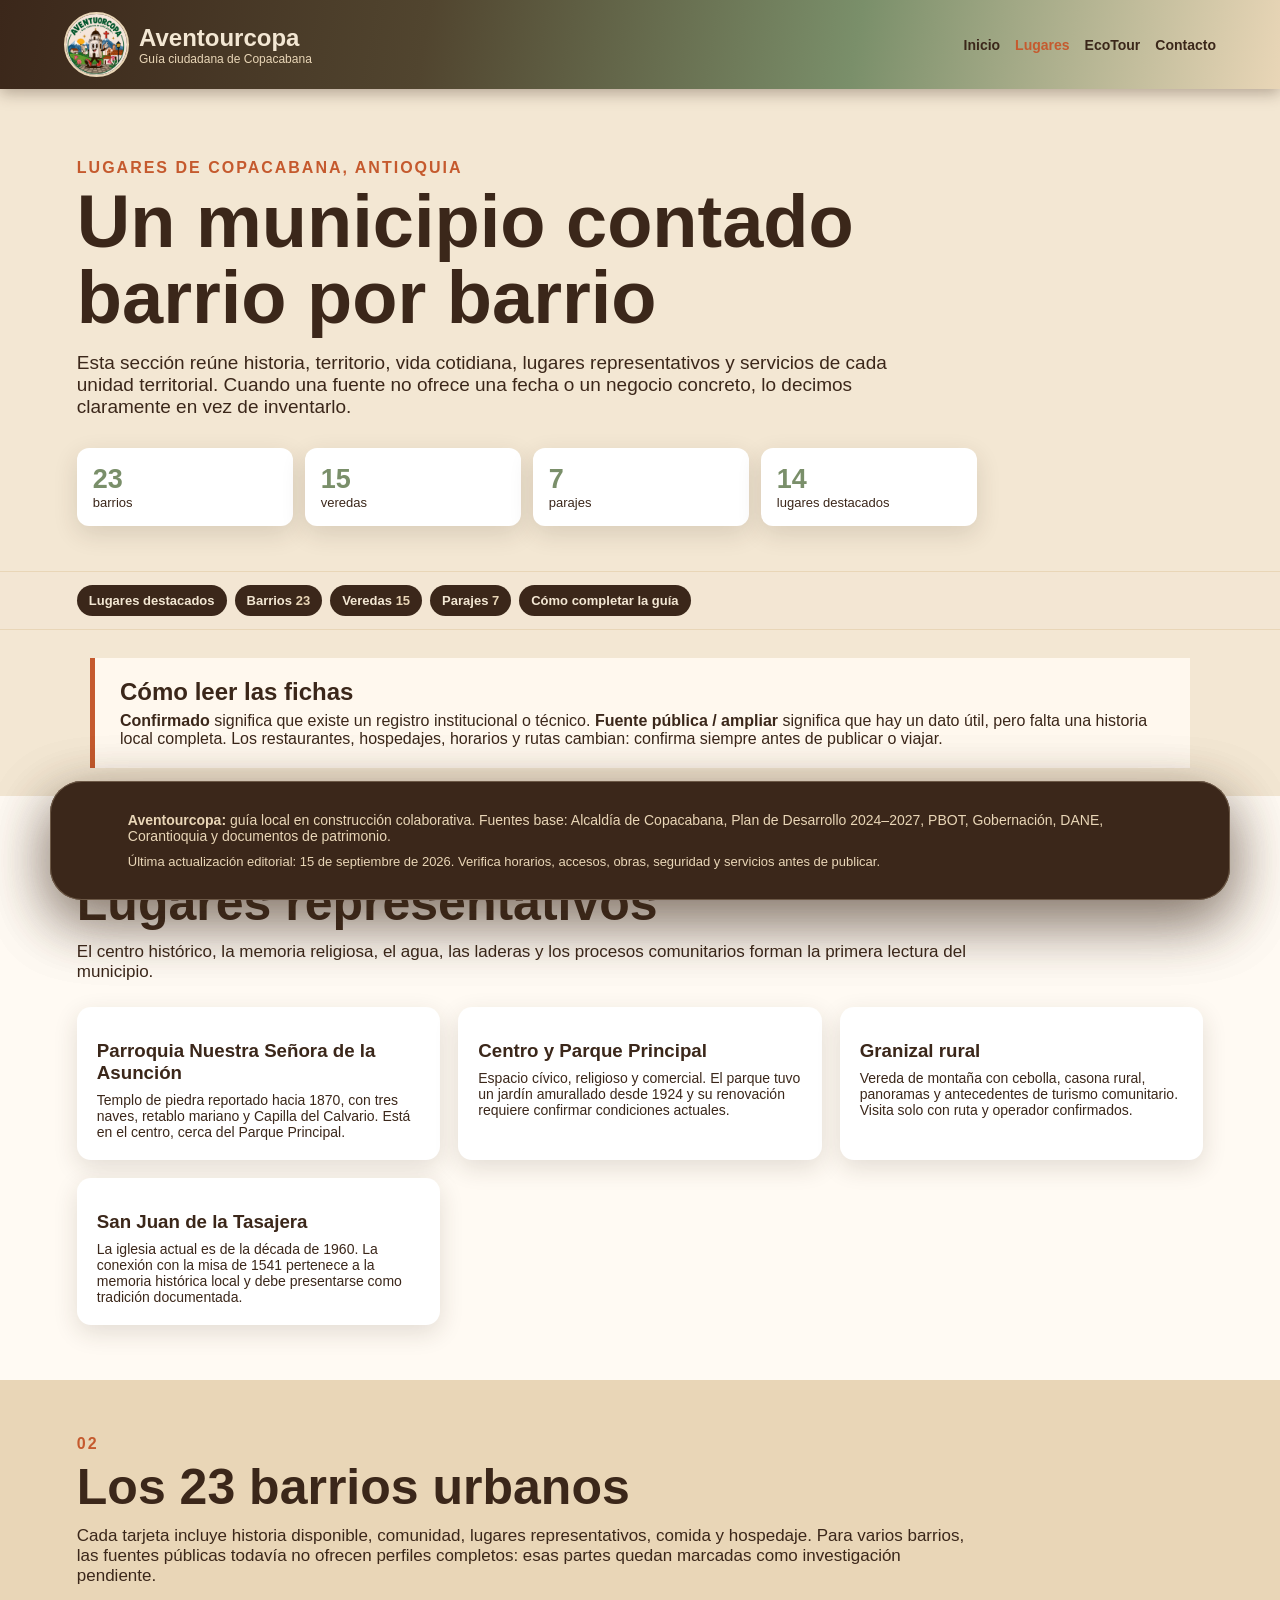
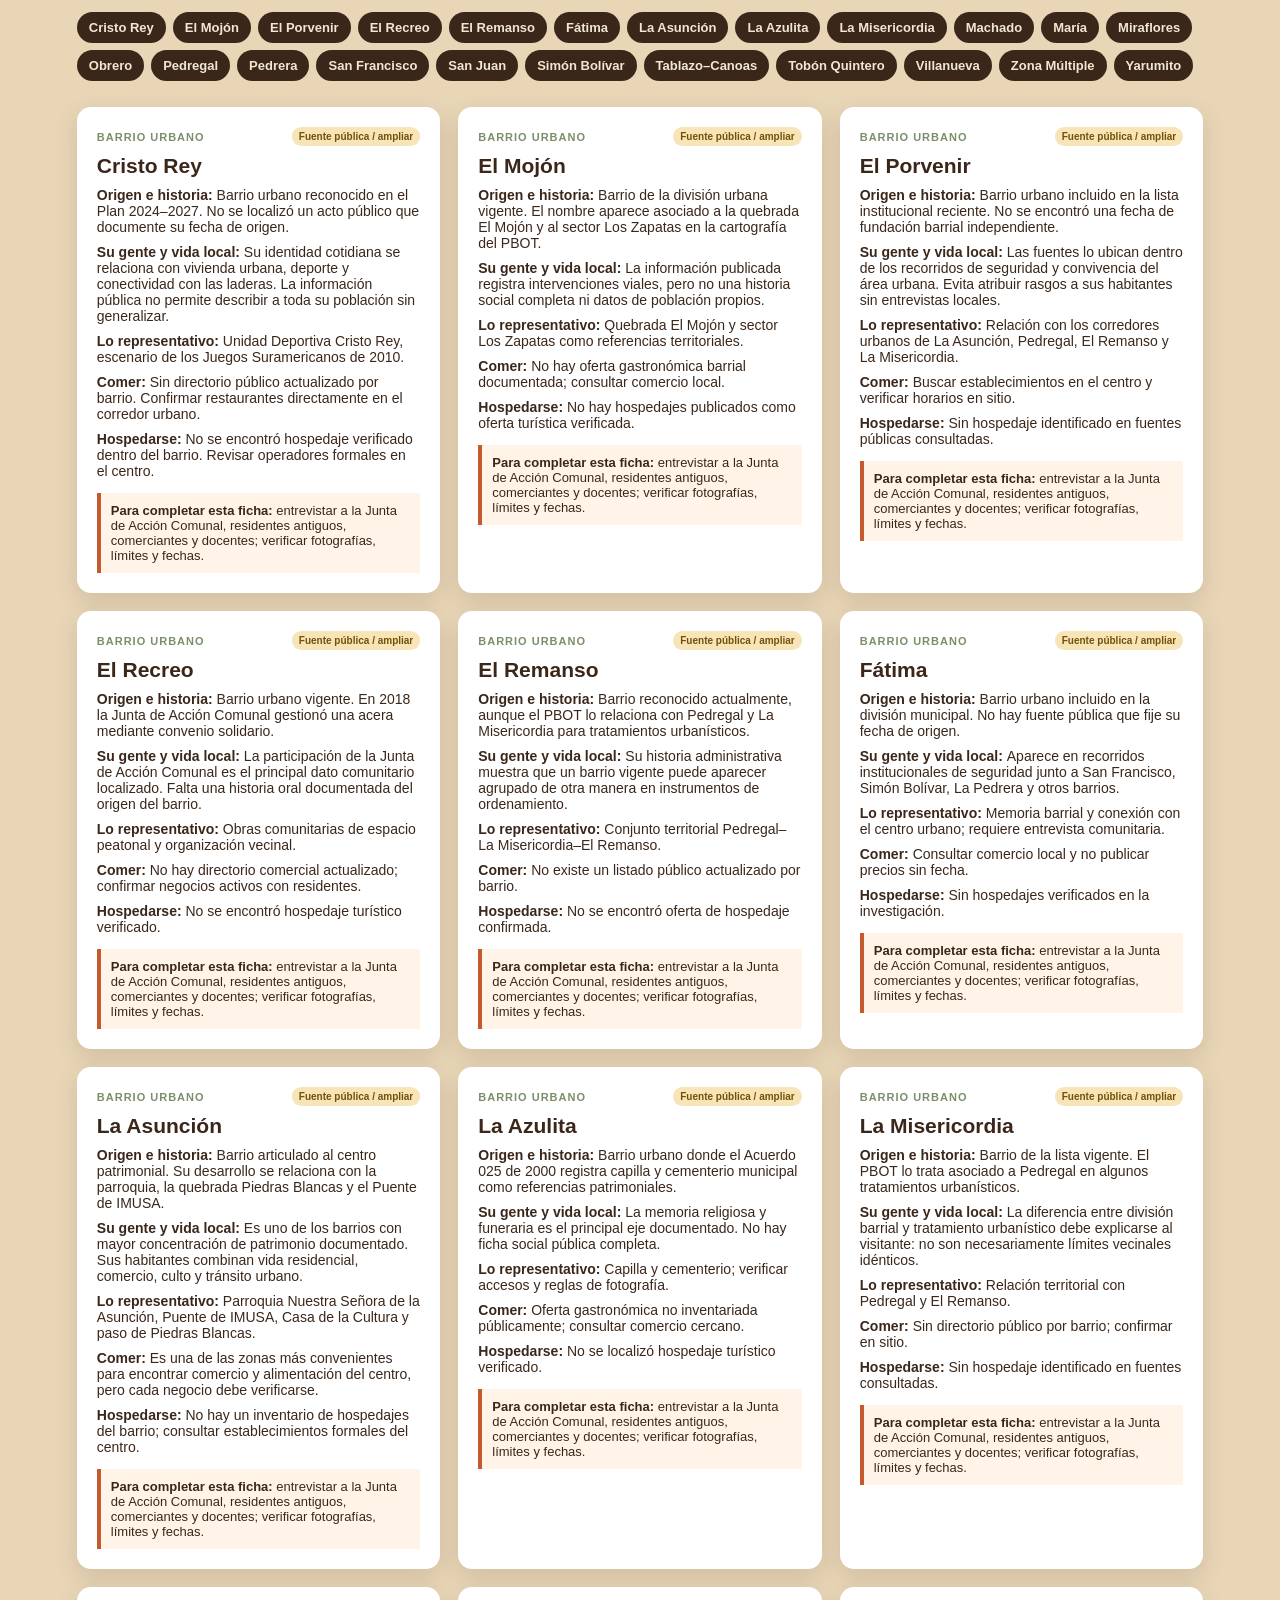
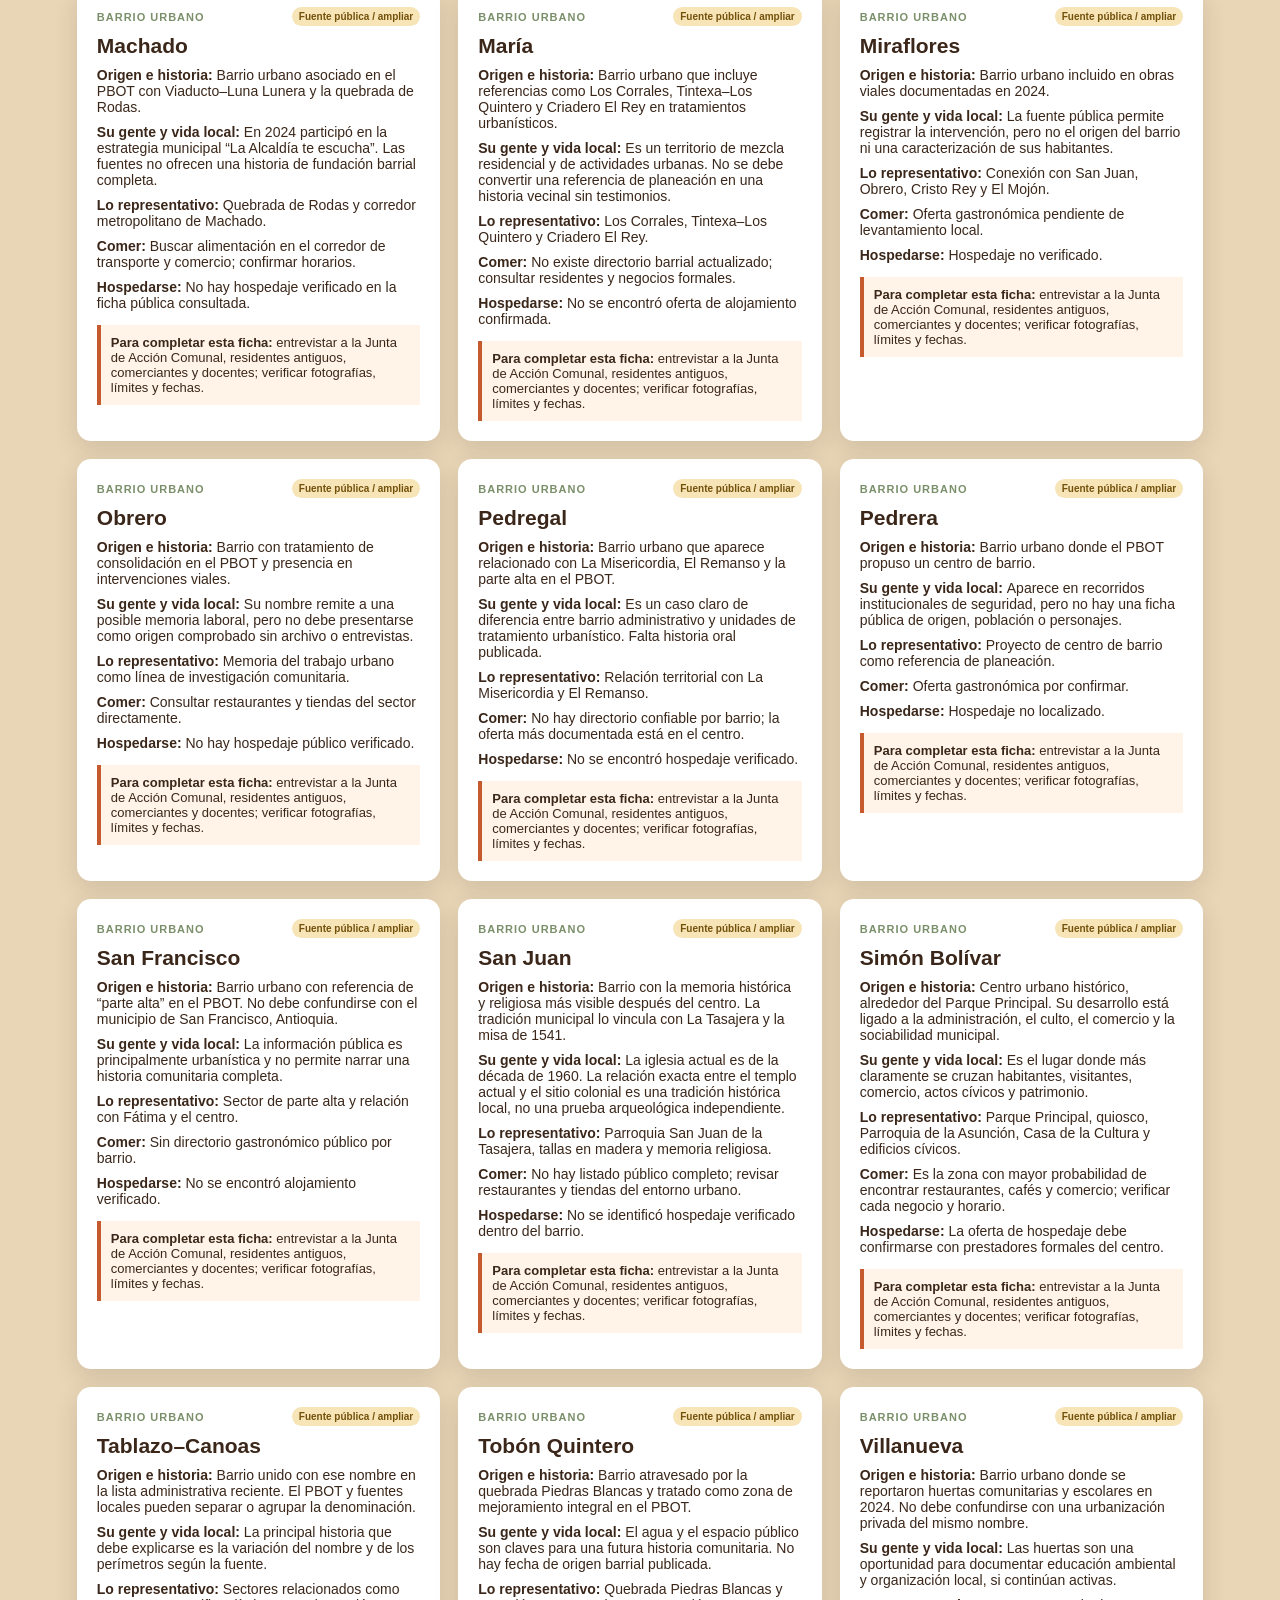
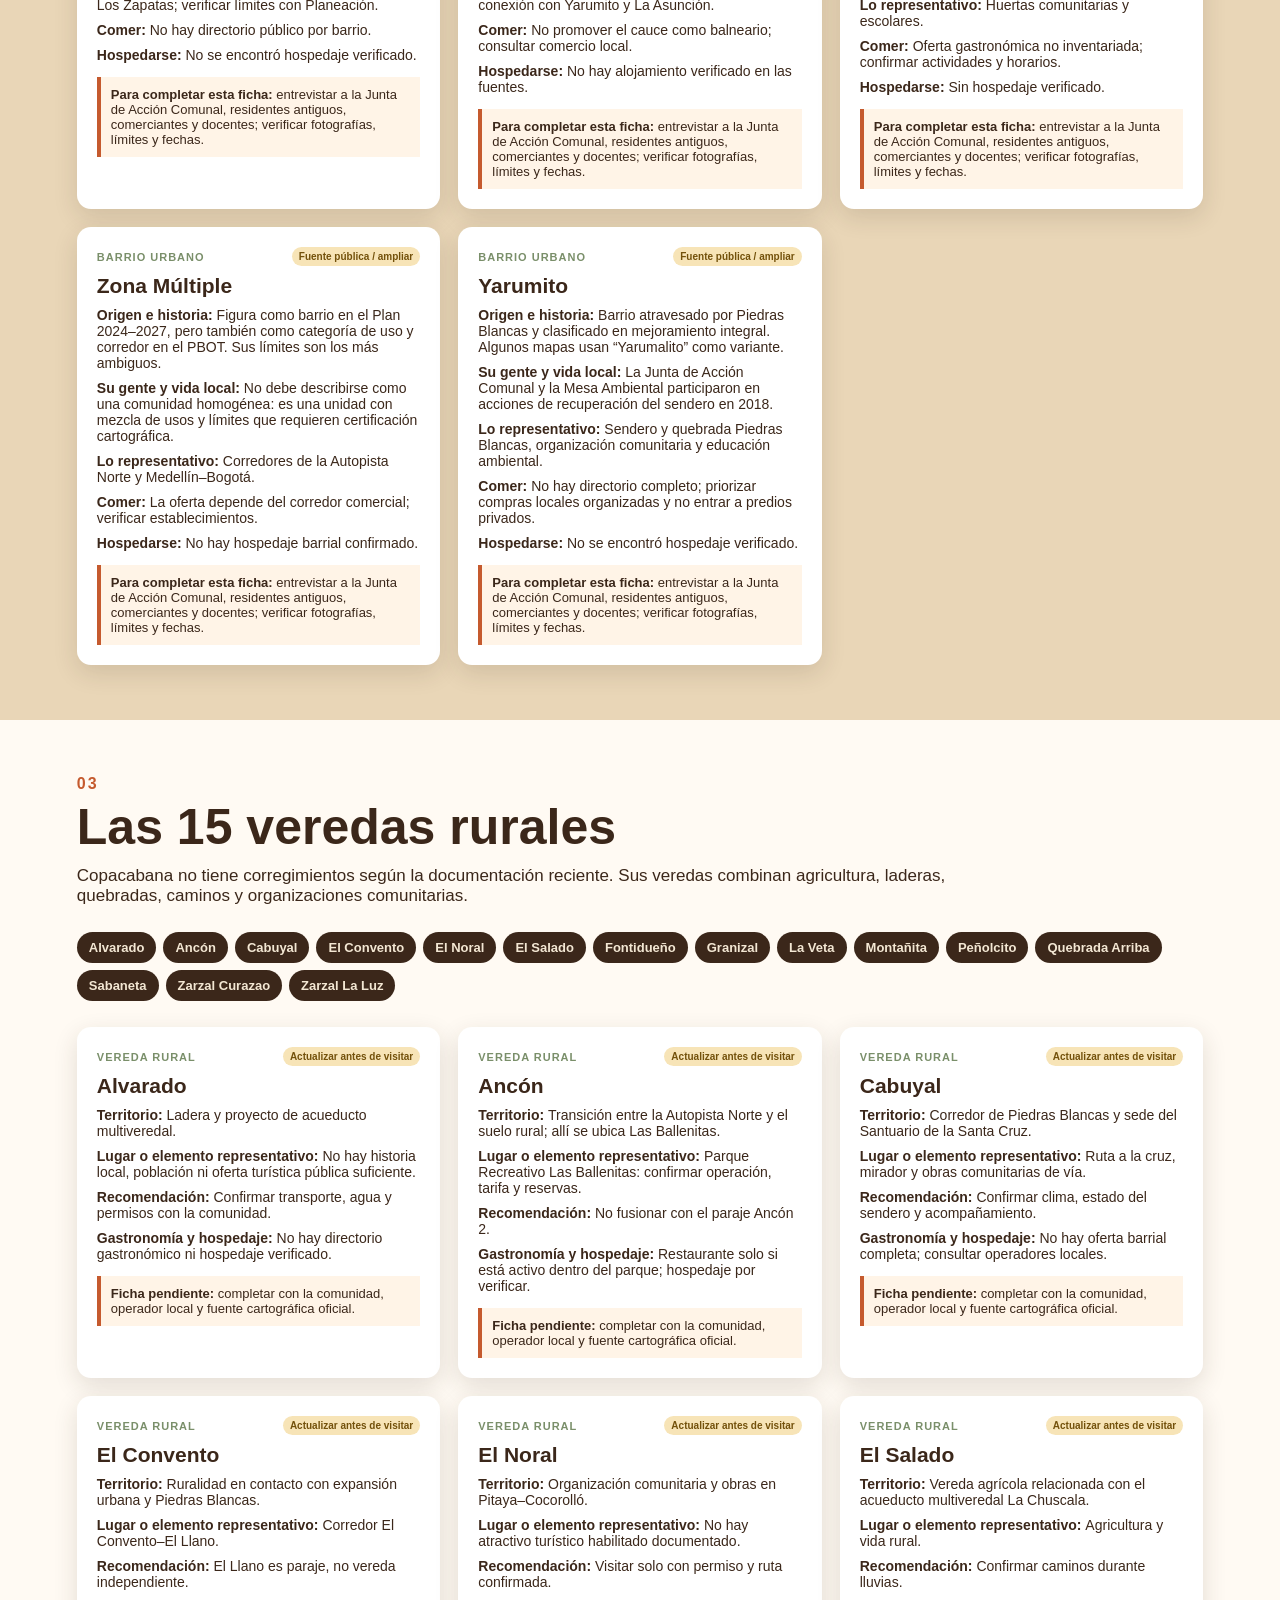
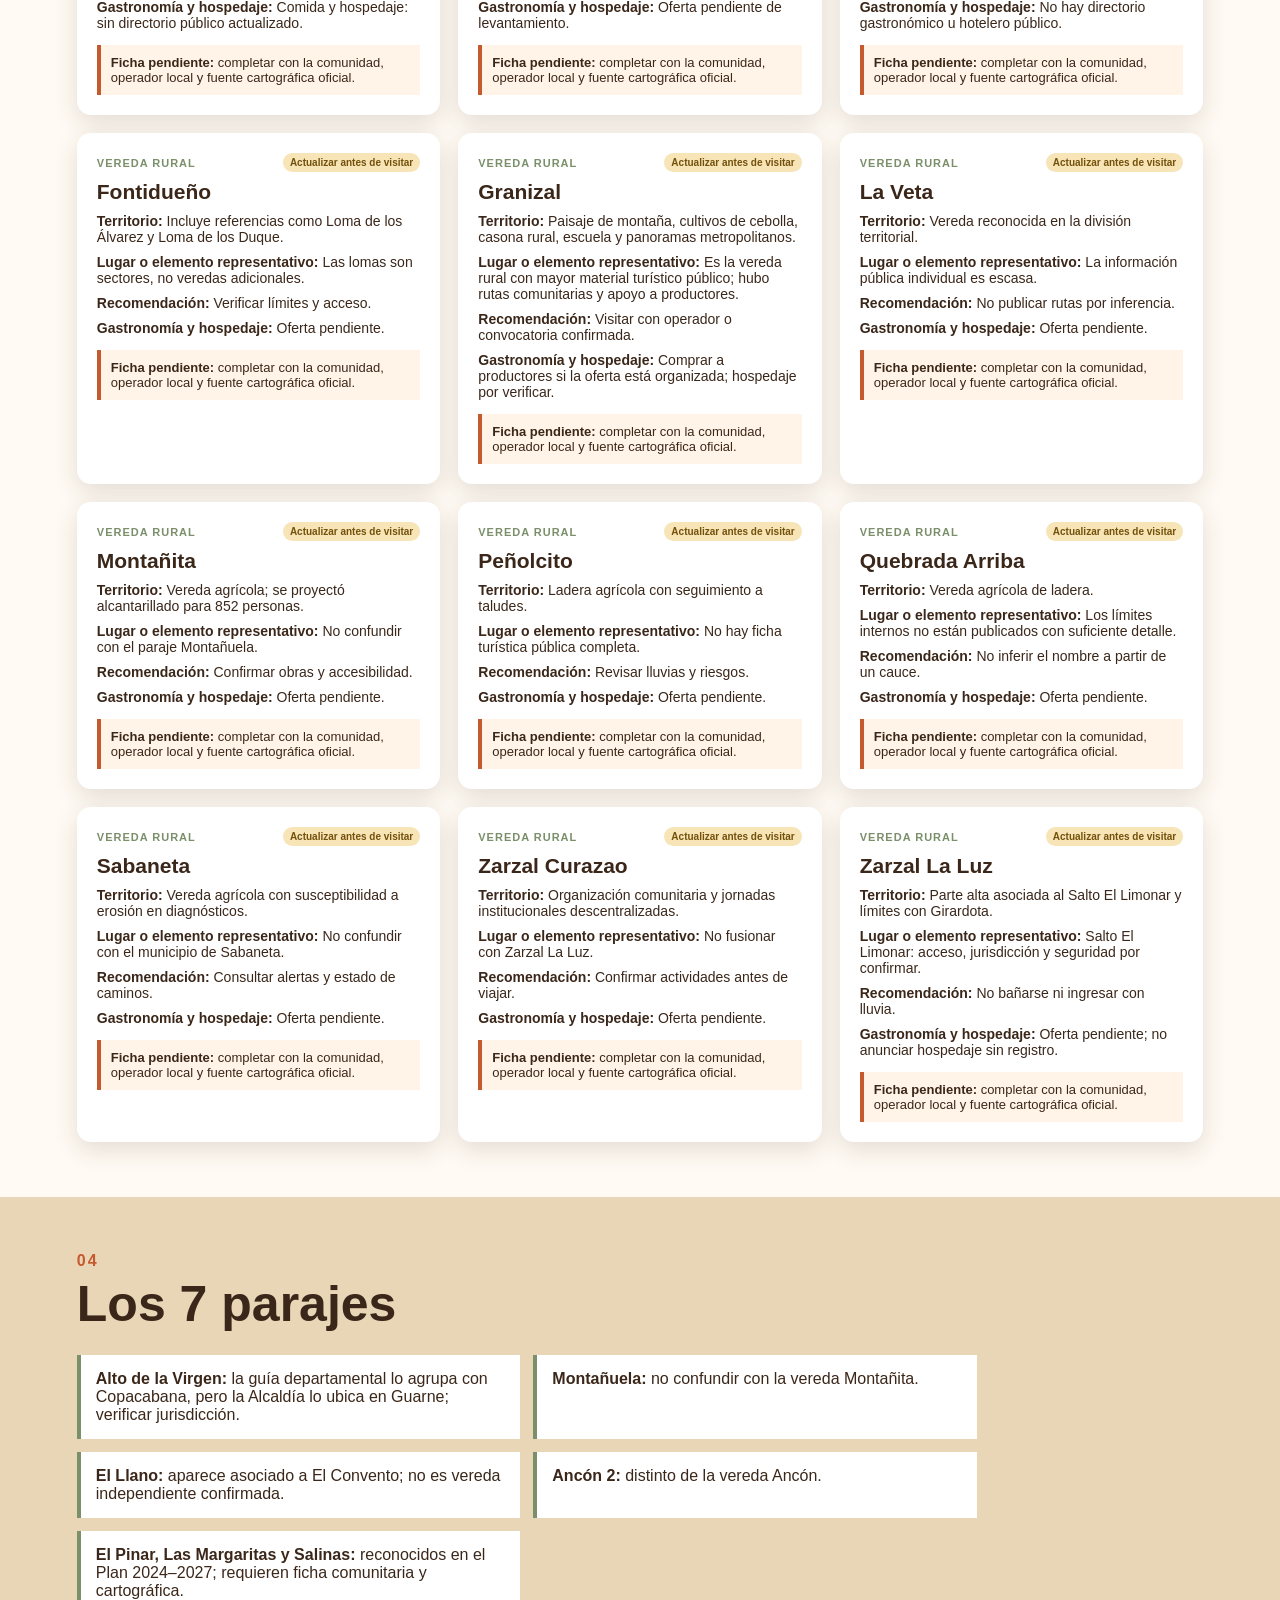
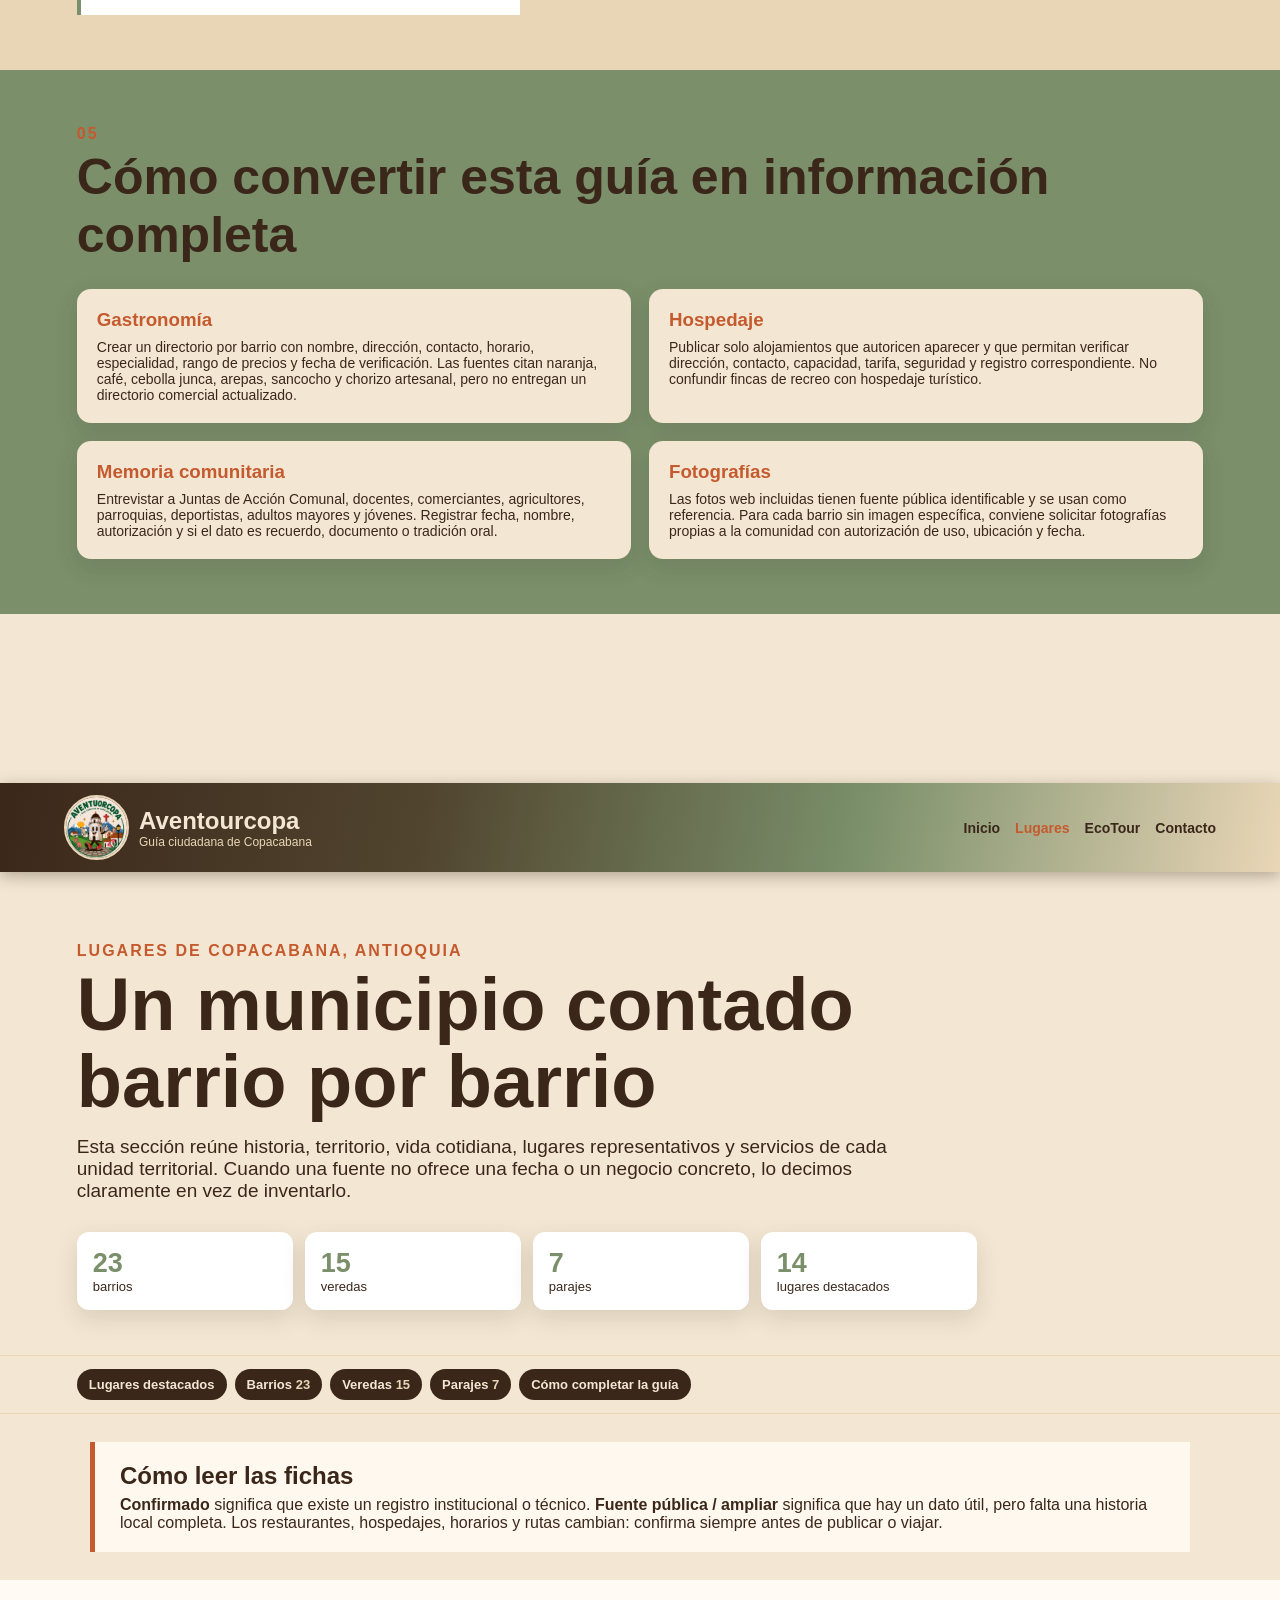
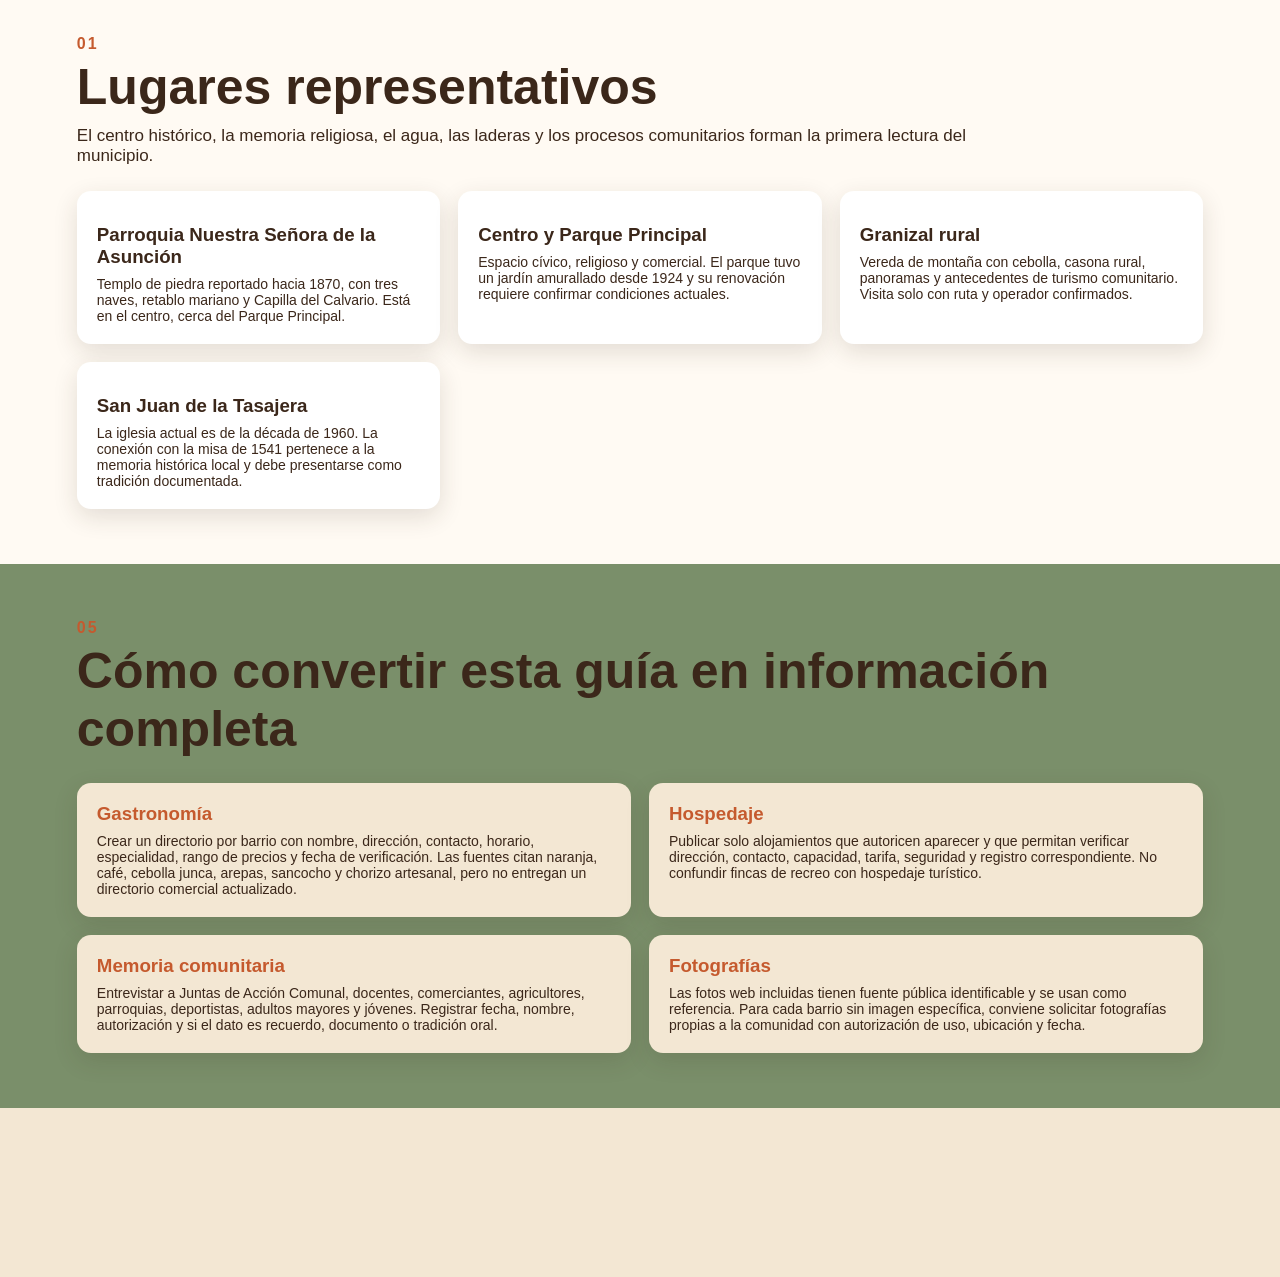
<file: lugares.html>
<!DOCTYPE html>
<!DOCTYPE html>
<html lang="es">
 <head>
  <meta charset="utf-8"/>
  <meta content="width=device-width, initial-scale=1.0" name="viewport"/>
  <title>
   Lugares de Copacabana | Aventourcopa
  </title>
  <link href="style.css" rel="stylesheet"/>
  <link href="lugares.css" rel="stylesheet"/>
 </head>
 <body>
  <header class="places-header">
   <a class="places-brand" href="index.html">
    <img alt="Logo Aventourcopa" src="imagenes/logo.png"/>
    <span>
     <strong>
      Aventourcopa
     </strong>
     <small>
      Guía ciudadana de Copacabana
     </small>
    </span>
   </a>
   <nav>
    <a href="index.html">
     Inicio
    </a>
    <a class="active" href="lugares.html">
     Lugares
    </a>
    <a href="ecotour.html">
     EcoTour
    </a>
    <a href="index.html#contacto">
     Contacto
    </a>
   </nav>
  </header>
  <main class="places-main">
   <section class="places-hero">
    <p class="eyebrow">
     Lugares de Copacabana, Antioquia
    </p>
    <h1>
     Un municipio contado barrio por barrio
    </h1>
    <p>
     Esta sección reúne historia, territorio, vida cotidiana, lugares representativos y servicios de cada unidad territorial. Cuando una fuente no ofrece una fecha o un negocio concreto, lo decimos claramente en vez de inventarlo.
    </p>
    <div class="hero-numbers">
     <span>
      <b>
       23
      </b>
      barrios
     </span>
     <span>
      <b>
       15
      </b>
      veredas
     </span>
     <span>
      <b>
       7
      </b>
      parajes
     </span>
     <span>
      <b>
       14
      </b>
      lugares destacados
     </span>
    </div>
   </section>
   <nav class="places-menu">
    <a href="#destacados">
     Lugares destacados
    </a>
    <a href="#barrios">
     Barrios
     <b>
      23
     </b>
    </a>
    <a href="#veredas">
     Veredas
     <b>
      15
     </b>
    </a>
    <a href="#parajes">
     Parajes
     <b>
      7
     </b>
    </a>
    <a href="#como-investigar">
     Cómo completar la guía
    </a>
   </nav>
   <section class="info-box">
    <h2>
     Cómo leer las fichas
    </h2>
    <p>
     <b>
      Confirmado
     </b>
     significa que existe un registro institucional o técnico.
     <b>
      Fuente pública / ampliar
     </b>
     significa que hay un dato útil, pero falta una historia local completa. Los restaurantes, hospedajes, horarios y rutas cambian: confirma siempre antes de publicar o viajar.
    </p>
   </section>
   <section class="places-section" id="destacados">
    <p class="section-number">
     01
    </p>
    <h2>
     Lugares representativos
    </h2>
    <p class="section-intro">
     El centro histórico, la memoria religiosa, el agua, las laderas y los procesos comunitarios forman la primera lectura del municipio.
    </p>
    <div class="featured-grid">
     <article class="featured-card">
      <h3>
       Parroquia Nuestra Señora de la Asunción
      </h3>
      <p>
       Templo de piedra reportado hacia 1870, con tres naves, retablo mariano y Capilla del Calvario. Está en el centro, cerca del Parque Principal.
      </p>
     </article>
     <article class="featured-card">
      <h3>
       Centro y Parque Principal
      </h3>
      <p>
       Espacio cívico, religioso y comercial. El parque tuvo un jardín amurallado desde 1924 y su renovación requiere confirmar condiciones actuales.
      </p>
     </article>
     <article class="featured-card">
      <h3>
       Granizal rural
      </h3>
      <p>
       Vereda de montaña con cebolla, casona rural, panoramas y antecedentes de turismo comunitario. Visita solo con ruta y operador confirmados.
      </p>
     </article>
     <article class="featured-card">
      <h3>
       San Juan de la Tasajera
      </h3>
      <p>
       La iglesia actual es de la década de 1960. La conexión con la misa de 1541 pertenece a la memoria histórica local y debe presentarse como tradición documentada.
      </p>
     </article>
    </div>
   </section>
   <section class="places-section section-beige" id="barrios">
    <p class="section-number">
     02
    </p>
    <h2>
     Los 23 barrios urbanos
    </h2>
    <p class="section-intro">
     Cada tarjeta incluye historia disponible, comunidad, lugares representativos, comida y hospedaje. Para varios barrios, las fuentes públicas todavía no ofrecen perfiles completos: esas partes quedan marcadas como investigación pendiente.
    </p>
    <div class="jump-menu">
     <a href="#barrio-cristo-rey">
      Cristo Rey
     </a>
     <a href="#barrio-el-mojón">
      El Mojón
     </a>
     <a href="#barrio-el-porvenir">
      El Porvenir
     </a>
     <a href="#barrio-el-recreo">
      El Recreo
     </a>
     <a href="#barrio-el-remanso">
      El Remanso
     </a>
     <a href="#barrio-fátima">
      Fátima
     </a>
     <a href="#barrio-la-asunción">
      La Asunción
     </a>
     <a href="#barrio-la-azulita">
      La Azulita
     </a>
     <a href="#barrio-la-misericordia">
      La Misericordia
     </a>
     <a href="#barrio-machado">
      Machado
     </a>
     <a href="#barrio-maría">
      María
     </a>
     <a href="#barrio-miraflores">
      Miraflores
     </a>
     <a href="#barrio-obrero">
      Obrero
     </a>
     <a href="#barrio-pedregal">
      Pedregal
     </a>
     <a href="#barrio-pedrera">
      Pedrera
     </a>
     <a href="#barrio-san-francisco">
      San Francisco
     </a>
     <a href="#barrio-san-juan">
      San Juan
     </a>
     <a href="#barrio-simón-bolívar">
      Simón Bolívar
     </a>
     <a href="#barrio-tablazo-canoas">
      Tablazo–Canoas
     </a>
     <a href="#barrio-tobón-quintero">
      Tobón Quintero
     </a>
     <a href="#barrio-villanueva">
      Villanueva
     </a>
     <a href="#barrio-zona-múltiple">
      Zona Múltiple
     </a>
     <a href="#barrio-yarumito">
      Yarumito
     </a>
    </div>
    <div class="places-grid">
     <article class="place-card" id="barrio-cristo-rey">
      <div class="place-card-heading">
       <span class="place-type">
        Barrio urbano
       </span>
       <span class="certainty">
        Fuente pública / ampliar
       </span>
      </div>
      <h4>
       Cristo Rey
      </h4>
      <div class="place-facts">
       <p>
        <strong>
         Origen e historia:
        </strong>
        Barrio urbano reconocido en el Plan 2024–2027. No se localizó un acto público que documente su fecha de origen.
       </p>
       <p>
        <strong>
         Su gente y vida local:
        </strong>
        Su identidad cotidiana se relaciona con vivienda urbana, deporte y conectividad con las laderas. La información pública no permite describir a toda su población sin generalizar.
       </p>
       <p>
        <strong>
         Lo representativo:
        </strong>
        Unidad Deportiva Cristo Rey, escenario de los Juegos Suramericanos de 2010.
       </p>
       <p>
        <strong>
         Comer:
        </strong>
        Sin directorio público actualizado por barrio. Confirmar restaurantes directamente en el corredor urbano.
       </p>
       <p>
        <strong>
         Hospedarse:
        </strong>
        No se encontró hospedaje verificado dentro del barrio. Revisar operadores formales en el centro.
       </p>
      </div>
      <p class="research-note">
       <strong>
        Para completar esta ficha:
       </strong>
       entrevistar a la Junta de Acción Comunal, residentes antiguos, comerciantes y docentes; verificar fotografías, límites y fechas.
      </p>
     </article>
     <article class="place-card" id="barrio-el-mojón">
      <div class="place-card-heading">
       <span class="place-type">
        Barrio urbano
       </span>
       <span class="certainty">
        Fuente pública / ampliar
       </span>
      </div>
      <h4>
       El Mojón
      </h4>
      <div class="place-facts">
       <p>
        <strong>
         Origen e historia:
        </strong>
        Barrio de la división urbana vigente. El nombre aparece asociado a la quebrada El Mojón y al sector Los Zapatas en la cartografía del PBOT.
       </p>
       <p>
        <strong>
         Su gente y vida local:
        </strong>
        La información publicada registra intervenciones viales, pero no una historia social completa ni datos de población propios.
       </p>
       <p>
        <strong>
         Lo representativo:
        </strong>
        Quebrada El Mojón y sector Los Zapatas como referencias territoriales.
       </p>
       <p>
        <strong>
         Comer:
        </strong>
        No hay oferta gastronómica barrial documentada; consultar comercio local.
       </p>
       <p>
        <strong>
         Hospedarse:
        </strong>
        No hay hospedajes publicados como oferta turística verificada.
       </p>
      </div>
      <p class="research-note">
       <strong>
        Para completar esta ficha:
       </strong>
       entrevistar a la Junta de Acción Comunal, residentes antiguos, comerciantes y docentes; verificar fotografías, límites y fechas.
      </p>
     </article>
     <article class="place-card" id="barrio-el-porvenir">
      <div class="place-card-heading">
       <span class="place-type">
        Barrio urbano
       </span>
       <span class="certainty">
        Fuente pública / ampliar
       </span>
      </div>
      <h4>
       El Porvenir
      </h4>
      <div class="place-facts">
       <p>
        <strong>
         Origen e historia:
        </strong>
        Barrio urbano incluido en la lista institucional reciente. No se encontró una fecha de fundación barrial independiente.
       </p>
       <p>
        <strong>
         Su gente y vida local:
        </strong>
        Las fuentes lo ubican dentro de los recorridos de seguridad y convivencia del área urbana. Evita atribuir rasgos a sus habitantes sin entrevistas locales.
       </p>
       <p>
        <strong>
         Lo representativo:
        </strong>
        Relación con los corredores urbanos de La Asunción, Pedregal, El Remanso y La Misericordia.
       </p>
       <p>
        <strong>
         Comer:
        </strong>
        Buscar establecimientos en el centro y verificar horarios en sitio.
       </p>
       <p>
        <strong>
         Hospedarse:
        </strong>
        Sin hospedaje identificado en fuentes públicas consultadas.
       </p>
      </div>
      <p class="research-note">
       <strong>
        Para completar esta ficha:
       </strong>
       entrevistar a la Junta de Acción Comunal, residentes antiguos, comerciantes y docentes; verificar fotografías, límites y fechas.
      </p>
     </article>
     <article class="place-card" id="barrio-el-recreo">
      <div class="place-card-heading">
       <span class="place-type">
        Barrio urbano
       </span>
       <span class="certainty">
        Fuente pública / ampliar
       </span>
      </div>
      <h4>
       El Recreo
      </h4>
      <div class="place-facts">
       <p>
        <strong>
         Origen e historia:
        </strong>
        Barrio urbano vigente. En 2018 la Junta de Acción Comunal gestionó una acera mediante convenio solidario.
       </p>
       <p>
        <strong>
         Su gente y vida local:
        </strong>
        La participación de la Junta de Acción Comunal es el principal dato comunitario localizado. Falta una historia oral documentada del origen del barrio.
       </p>
       <p>
        <strong>
         Lo representativo:
        </strong>
        Obras comunitarias de espacio peatonal y organización vecinal.
       </p>
       <p>
        <strong>
         Comer:
        </strong>
        No hay directorio comercial actualizado; confirmar negocios activos con residentes.
       </p>
       <p>
        <strong>
         Hospedarse:
        </strong>
        No se encontró hospedaje turístico verificado.
       </p>
      </div>
      <p class="research-note">
       <strong>
        Para completar esta ficha:
       </strong>
       entrevistar a la Junta de Acción Comunal, residentes antiguos, comerciantes y docentes; verificar fotografías, límites y fechas.
      </p>
     </article>
     <article class="place-card" id="barrio-el-remanso">
      <div class="place-card-heading">
       <span class="place-type">
        Barrio urbano
       </span>
       <span class="certainty">
        Fuente pública / ampliar
       </span>
      </div>
      <h4>
       El Remanso
      </h4>
      <div class="place-facts">
       <p>
        <strong>
         Origen e historia:
        </strong>
        Barrio reconocido actualmente, aunque el PBOT lo relaciona con Pedregal y La Misericordia para tratamientos urbanísticos.
       </p>
       <p>
        <strong>
         Su gente y vida local:
        </strong>
        Su historia administrativa muestra que un barrio vigente puede aparecer agrupado de otra manera en instrumentos de ordenamiento.
       </p>
       <p>
        <strong>
         Lo representativo:
        </strong>
        Conjunto territorial Pedregal–La Misericordia–El Remanso.
       </p>
       <p>
        <strong>
         Comer:
        </strong>
        No existe un listado público actualizado por barrio.
       </p>
       <p>
        <strong>
         Hospedarse:
        </strong>
        No se encontró oferta de hospedaje confirmada.
       </p>
      </div>
      <p class="research-note">
       <strong>
        Para completar esta ficha:
       </strong>
       entrevistar a la Junta de Acción Comunal, residentes antiguos, comerciantes y docentes; verificar fotografías, límites y fechas.
      </p>
     </article>
     <article class="place-card" id="barrio-fátima">
      <div class="place-card-heading">
       <span class="place-type">
        Barrio urbano
       </span>
       <span class="certainty">
        Fuente pública / ampliar
       </span>
      </div>
      <h4>
       Fátima
      </h4>
      <div class="place-facts">
       <p>
        <strong>
         Origen e historia:
        </strong>
        Barrio urbano incluido en la división municipal. No hay fuente pública que fije su fecha de origen.
       </p>
       <p>
        <strong>
         Su gente y vida local:
        </strong>
        Aparece en recorridos institucionales de seguridad junto a San Francisco, Simón Bolívar, La Pedrera y otros barrios.
       </p>
       <p>
        <strong>
         Lo representativo:
        </strong>
        Memoria barrial y conexión con el centro urbano; requiere entrevista comunitaria.
       </p>
       <p>
        <strong>
         Comer:
        </strong>
        Consultar comercio local y no publicar precios sin fecha.
       </p>
       <p>
        <strong>
         Hospedarse:
        </strong>
        Sin hospedajes verificados en la investigación.
       </p>
      </div>
      <p class="research-note">
       <strong>
        Para completar esta ficha:
       </strong>
       entrevistar a la Junta de Acción Comunal, residentes antiguos, comerciantes y docentes; verificar fotografías, límites y fechas.
      </p>
     </article>
     <article class="place-card" id="barrio-la-asunción">
      <div class="place-card-heading">
       <span class="place-type">
        Barrio urbano
       </span>
       <span class="certainty">
        Fuente pública / ampliar
       </span>
      </div>
      <h4>
       La Asunción
      </h4>
      <div class="place-facts">
       <p>
        <strong>
         Origen e historia:
        </strong>
        Barrio articulado al centro patrimonial. Su desarrollo se relaciona con la parroquia, la quebrada Piedras Blancas y el Puente de IMUSA.
       </p>
       <p>
        <strong>
         Su gente y vida local:
        </strong>
        Es uno de los barrios con mayor concentración de patrimonio documentado. Sus habitantes combinan vida residencial, comercio, culto y tránsito urbano.
       </p>
       <p>
        <strong>
         Lo representativo:
        </strong>
        Parroquia Nuestra Señora de la Asunción, Puente de IMUSA, Casa de la Cultura y paso de Piedras Blancas.
       </p>
       <p>
        <strong>
         Comer:
        </strong>
        Es una de las zonas más convenientes para encontrar comercio y alimentación del centro, pero cada negocio debe verificarse.
       </p>
       <p>
        <strong>
         Hospedarse:
        </strong>
        No hay un inventario de hospedajes del barrio; consultar establecimientos formales del centro.
       </p>
      </div>
      <p class="research-note">
       <strong>
        Para completar esta ficha:
       </strong>
       entrevistar a la Junta de Acción Comunal, residentes antiguos, comerciantes y docentes; verificar fotografías, límites y fechas.
      </p>
     </article>
     <article class="place-card" id="barrio-la-azulita">
      <div class="place-card-heading">
       <span class="place-type">
        Barrio urbano
       </span>
       <span class="certainty">
        Fuente pública / ampliar
       </span>
      </div>
      <h4>
       La Azulita
      </h4>
      <div class="place-facts">
       <p>
        <strong>
         Origen e historia:
        </strong>
        Barrio urbano donde el Acuerdo 025 de 2000 registra capilla y cementerio municipal como referencias patrimoniales.
       </p>
       <p>
        <strong>
         Su gente y vida local:
        </strong>
        La memoria religiosa y funeraria es el principal eje documentado. No hay ficha social pública completa.
       </p>
       <p>
        <strong>
         Lo representativo:
        </strong>
        Capilla y cementerio; verificar accesos y reglas de fotografía.
       </p>
       <p>
        <strong>
         Comer:
        </strong>
        Oferta gastronómica no inventariada públicamente; consultar comercio cercano.
       </p>
       <p>
        <strong>
         Hospedarse:
        </strong>
        No se localizó hospedaje turístico verificado.
       </p>
      </div>
      <p class="research-note">
       <strong>
        Para completar esta ficha:
       </strong>
       entrevistar a la Junta de Acción Comunal, residentes antiguos, comerciantes y docentes; verificar fotografías, límites y fechas.
      </p>
     </article>
     <article class="place-card" id="barrio-la-misericordia">
      <div class="place-card-heading">
       <span class="place-type">
        Barrio urbano
       </span>
       <span class="certainty">
        Fuente pública / ampliar
       </span>
      </div>
      <h4>
       La Misericordia
      </h4>
      <div class="place-facts">
       <p>
        <strong>
         Origen e historia:
        </strong>
        Barrio de la lista vigente. El PBOT lo trata asociado a Pedregal en algunos tratamientos urbanísticos.
       </p>
       <p>
        <strong>
         Su gente y vida local:
        </strong>
        La diferencia entre división barrial y tratamiento urbanístico debe explicarse al visitante: no son necesariamente límites vecinales idénticos.
       </p>
       <p>
        <strong>
         Lo representativo:
        </strong>
        Relación territorial con Pedregal y El Remanso.
       </p>
       <p>
        <strong>
         Comer:
        </strong>
        Sin directorio público por barrio; confirmar en sitio.
       </p>
       <p>
        <strong>
         Hospedarse:
        </strong>
        Sin hospedaje identificado en fuentes consultadas.
       </p>
      </div>
      <p class="research-note">
       <strong>
        Para completar esta ficha:
       </strong>
       entrevistar a la Junta de Acción Comunal, residentes antiguos, comerciantes y docentes; verificar fotografías, límites y fechas.
      </p>
     </article>
     <article class="place-card" id="barrio-machado">
      <div class="place-card-heading">
       <span class="place-type">
        Barrio urbano
       </span>
       <span class="certainty">
        Fuente pública / ampliar
       </span>
      </div>
      <h4>
       Machado
      </h4>
      <div class="place-facts">
       <p>
        <strong>
         Origen e historia:
        </strong>
        Barrio urbano asociado en el PBOT con Viaducto–Luna Lunera y la quebrada de Rodas.
       </p>
       <p>
        <strong>
         Su gente y vida local:
        </strong>
        En 2024 participó en la estrategia municipal “La Alcaldía te escucha”. Las fuentes no ofrecen una historia de fundación barrial completa.
       </p>
       <p>
        <strong>
         Lo representativo:
        </strong>
        Quebrada de Rodas y corredor metropolitano de Machado.
       </p>
       <p>
        <strong>
         Comer:
        </strong>
        Buscar alimentación en el corredor de transporte y comercio; confirmar horarios.
       </p>
       <p>
        <strong>
         Hospedarse:
        </strong>
        No hay hospedaje verificado en la ficha pública consultada.
       </p>
      </div>
      <p class="research-note">
       <strong>
        Para completar esta ficha:
       </strong>
       entrevistar a la Junta de Acción Comunal, residentes antiguos, comerciantes y docentes; verificar fotografías, límites y fechas.
      </p>
     </article>
     <article class="place-card" id="barrio-maría">
      <div class="place-card-heading">
       <span class="place-type">
        Barrio urbano
       </span>
       <span class="certainty">
        Fuente pública / ampliar
       </span>
      </div>
      <h4>
       María
      </h4>
      <div class="place-facts">
       <p>
        <strong>
         Origen e historia:
        </strong>
        Barrio urbano que incluye referencias como Los Corrales, Tintexa–Los Quintero y Criadero El Rey en tratamientos urbanísticos.
       </p>
       <p>
        <strong>
         Su gente y vida local:
        </strong>
        Es un territorio de mezcla residencial y de actividades urbanas. No se debe convertir una referencia de planeación en una historia vecinal sin testimonios.
       </p>
       <p>
        <strong>
         Lo representativo:
        </strong>
        Los Corrales, Tintexa–Los Quintero y Criadero El Rey.
       </p>
       <p>
        <strong>
         Comer:
        </strong>
        No existe directorio barrial actualizado; consultar residentes y negocios formales.
       </p>
       <p>
        <strong>
         Hospedarse:
        </strong>
        No se encontró oferta de alojamiento confirmada.
       </p>
      </div>
      <p class="research-note">
       <strong>
        Para completar esta ficha:
       </strong>
       entrevistar a la Junta de Acción Comunal, residentes antiguos, comerciantes y docentes; verificar fotografías, límites y fechas.
      </p>
     </article>
     <article class="place-card" id="barrio-miraflores">
      <div class="place-card-heading">
       <span class="place-type">
        Barrio urbano
       </span>
       <span class="certainty">
        Fuente pública / ampliar
       </span>
      </div>
      <h4>
       Miraflores
      </h4>
      <div class="place-facts">
       <p>
        <strong>
         Origen e historia:
        </strong>
        Barrio urbano incluido en obras viales documentadas en 2024.
       </p>
       <p>
        <strong>
         Su gente y vida local:
        </strong>
        La fuente pública permite registrar la intervención, pero no el origen del barrio ni una caracterización de sus habitantes.
       </p>
       <p>
        <strong>
         Lo representativo:
        </strong>
        Conexión con San Juan, Obrero, Cristo Rey y El Mojón.
       </p>
       <p>
        <strong>
         Comer:
        </strong>
        Oferta gastronómica pendiente de levantamiento local.
       </p>
       <p>
        <strong>
         Hospedarse:
        </strong>
        Hospedaje no verificado.
       </p>
      </div>
      <p class="research-note">
       <strong>
        Para completar esta ficha:
       </strong>
       entrevistar a la Junta de Acción Comunal, residentes antiguos, comerciantes y docentes; verificar fotografías, límites y fechas.
      </p>
     </article>
     <article class="place-card" id="barrio-obrero">
      <div class="place-card-heading">
       <span class="place-type">
        Barrio urbano
       </span>
       <span class="certainty">
        Fuente pública / ampliar
       </span>
      </div>
      <h4>
       Obrero
      </h4>
      <div class="place-facts">
       <p>
        <strong>
         Origen e historia:
        </strong>
        Barrio con tratamiento de consolidación en el PBOT y presencia en intervenciones viales.
       </p>
       <p>
        <strong>
         Su gente y vida local:
        </strong>
        Su nombre remite a una posible memoria laboral, pero no debe presentarse como origen comprobado sin archivo o entrevistas.
       </p>
       <p>
        <strong>
         Lo representativo:
        </strong>
        Memoria del trabajo urbano como línea de investigación comunitaria.
       </p>
       <p>
        <strong>
         Comer:
        </strong>
        Consultar restaurantes y tiendas del sector directamente.
       </p>
       <p>
        <strong>
         Hospedarse:
        </strong>
        No hay hospedaje público verificado.
       </p>
      </div>
      <p class="research-note">
       <strong>
        Para completar esta ficha:
       </strong>
       entrevistar a la Junta de Acción Comunal, residentes antiguos, comerciantes y docentes; verificar fotografías, límites y fechas.
      </p>
     </article>
     <article class="place-card" id="barrio-pedregal">
      <div class="place-card-heading">
       <span class="place-type">
        Barrio urbano
       </span>
       <span class="certainty">
        Fuente pública / ampliar
       </span>
      </div>
      <h4>
       Pedregal
      </h4>
      <div class="place-facts">
       <p>
        <strong>
         Origen e historia:
        </strong>
        Barrio urbano que aparece relacionado con La Misericordia, El Remanso y la parte alta en el PBOT.
       </p>
       <p>
        <strong>
         Su gente y vida local:
        </strong>
        Es un caso claro de diferencia entre barrio administrativo y unidades de tratamiento urbanístico. Falta historia oral publicada.
       </p>
       <p>
        <strong>
         Lo representativo:
        </strong>
        Relación territorial con La Misericordia y El Remanso.
       </p>
       <p>
        <strong>
         Comer:
        </strong>
        No hay directorio confiable por barrio; la oferta más documentada está en el centro.
       </p>
       <p>
        <strong>
         Hospedarse:
        </strong>
        No se encontró hospedaje verificado.
       </p>
      </div>
      <p class="research-note">
       <strong>
        Para completar esta ficha:
       </strong>
       entrevistar a la Junta de Acción Comunal, residentes antiguos, comerciantes y docentes; verificar fotografías, límites y fechas.
      </p>
     </article>
     <article class="place-card" id="barrio-pedrera">
      <div class="place-card-heading">
       <span class="place-type">
        Barrio urbano
       </span>
       <span class="certainty">
        Fuente pública / ampliar
       </span>
      </div>
      <h4>
       Pedrera
      </h4>
      <div class="place-facts">
       <p>
        <strong>
         Origen e historia:
        </strong>
        Barrio urbano donde el PBOT propuso un centro de barrio.
       </p>
       <p>
        <strong>
         Su gente y vida local:
        </strong>
        Aparece en recorridos institucionales de seguridad, pero no hay una ficha pública de origen, población o personajes.
       </p>
       <p>
        <strong>
         Lo representativo:
        </strong>
        Proyecto de centro de barrio como referencia de planeación.
       </p>
       <p>
        <strong>
         Comer:
        </strong>
        Oferta gastronómica por confirmar.
       </p>
       <p>
        <strong>
         Hospedarse:
        </strong>
        Hospedaje no localizado.
       </p>
      </div>
      <p class="research-note">
       <strong>
        Para completar esta ficha:
       </strong>
       entrevistar a la Junta de Acción Comunal, residentes antiguos, comerciantes y docentes; verificar fotografías, límites y fechas.
      </p>
     </article>
     <article class="place-card" id="barrio-san-francisco">
      <div class="place-card-heading">
       <span class="place-type">
        Barrio urbano
       </span>
       <span class="certainty">
        Fuente pública / ampliar
       </span>
      </div>
      <h4>
       San Francisco
      </h4>
      <div class="place-facts">
       <p>
        <strong>
         Origen e historia:
        </strong>
        Barrio urbano con referencia de “parte alta” en el PBOT. No debe confundirse con el municipio de San Francisco, Antioquia.
       </p>
       <p>
        <strong>
         Su gente y vida local:
        </strong>
        La información pública es principalmente urbanística y no permite narrar una historia comunitaria completa.
       </p>
       <p>
        <strong>
         Lo representativo:
        </strong>
        Sector de parte alta y relación con Fátima y el centro.
       </p>
       <p>
        <strong>
         Comer:
        </strong>
        Sin directorio gastronómico público por barrio.
       </p>
       <p>
        <strong>
         Hospedarse:
        </strong>
        No se encontró alojamiento verificado.
       </p>
      </div>
      <p class="research-note">
       <strong>
        Para completar esta ficha:
       </strong>
       entrevistar a la Junta de Acción Comunal, residentes antiguos, comerciantes y docentes; verificar fotografías, límites y fechas.
      </p>
     </article>
     <article class="place-card" id="barrio-san-juan">
      <div class="place-card-heading">
       <span class="place-type">
        Barrio urbano
       </span>
       <span class="certainty">
        Fuente pública / ampliar
       </span>
      </div>
      <h4>
       San Juan
      </h4>
      <div class="place-facts">
       <p>
        <strong>
         Origen e historia:
        </strong>
        Barrio con la memoria histórica y religiosa más visible después del centro. La tradición municipal lo vincula con La Tasajera y la misa de 1541.
       </p>
       <p>
        <strong>
         Su gente y vida local:
        </strong>
        La iglesia actual es de la década de 1960. La relación exacta entre el templo actual y el sitio colonial es una tradición histórica local, no una prueba arqueológica independiente.
       </p>
       <p>
        <strong>
         Lo representativo:
        </strong>
        Parroquia San Juan de la Tasajera, tallas en madera y memoria religiosa.
       </p>
       <p>
        <strong>
         Comer:
        </strong>
        No hay listado público completo; revisar restaurantes y tiendas del entorno urbano.
       </p>
       <p>
        <strong>
         Hospedarse:
        </strong>
        No se identificó hospedaje verificado dentro del barrio.
       </p>
      </div>
      <p class="research-note">
       <strong>
        Para completar esta ficha:
       </strong>
       entrevistar a la Junta de Acción Comunal, residentes antiguos, comerciantes y docentes; verificar fotografías, límites y fechas.
      </p>
     </article>
     <article class="place-card" id="barrio-simón-bolívar">
      <div class="place-card-heading">
       <span class="place-type">
        Barrio urbano
       </span>
       <span class="certainty">
        Fuente pública / ampliar
       </span>
      </div>
      <h4>
       Simón Bolívar
      </h4>
      <div class="place-facts">
       <p>
        <strong>
         Origen e historia:
        </strong>
        Centro urbano histórico, alrededor del Parque Principal. Su desarrollo está ligado a la administración, el culto, el comercio y la sociabilidad municipal.
       </p>
       <p>
        <strong>
         Su gente y vida local:
        </strong>
        Es el lugar donde más claramente se cruzan habitantes, visitantes, comercio, actos cívicos y patrimonio.
       </p>
       <p>
        <strong>
         Lo representativo:
        </strong>
        Parque Principal, quiosco, Parroquia de la Asunción, Casa de la Cultura y edificios cívicos.
       </p>
       <p>
        <strong>
         Comer:
        </strong>
        Es la zona con mayor probabilidad de encontrar restaurantes, cafés y comercio; verificar cada negocio y horario.
       </p>
       <p>
        <strong>
         Hospedarse:
        </strong>
        La oferta de hospedaje debe confirmarse con prestadores formales del centro.
       </p>
      </div>
      <p class="research-note">
       <strong>
        Para completar esta ficha:
       </strong>
       entrevistar a la Junta de Acción Comunal, residentes antiguos, comerciantes y docentes; verificar fotografías, límites y fechas.
      </p>
     </article>
     <article class="place-card" id="barrio-tablazo-canoas">
      <div class="place-card-heading">
       <span class="place-type">
        Barrio urbano
       </span>
       <span class="certainty">
        Fuente pública / ampliar
       </span>
      </div>
      <h4>
       Tablazo–Canoas
      </h4>
      <div class="place-facts">
       <p>
        <strong>
         Origen e historia:
        </strong>
        Barrio unido con ese nombre en la lista administrativa reciente. El PBOT y fuentes locales pueden separar o agrupar la denominación.
       </p>
       <p>
        <strong>
         Su gente y vida local:
        </strong>
        La principal historia que debe explicarse es la variación del nombre y de los perímetros según la fuente.
       </p>
       <p>
        <strong>
         Lo representativo:
        </strong>
        Sectores relacionados como Los Zapatas; verificar límites con Planeación.
       </p>
       <p>
        <strong>
         Comer:
        </strong>
        No hay directorio público por barrio.
       </p>
       <p>
        <strong>
         Hospedarse:
        </strong>
        No se encontró hospedaje verificado.
       </p>
      </div>
      <p class="research-note">
       <strong>
        Para completar esta ficha:
       </strong>
       entrevistar a la Junta de Acción Comunal, residentes antiguos, comerciantes y docentes; verificar fotografías, límites y fechas.
      </p>
     </article>
     <article class="place-card" id="barrio-tobón-quintero">
      <div class="place-card-heading">
       <span class="place-type">
        Barrio urbano
       </span>
       <span class="certainty">
        Fuente pública / ampliar
       </span>
      </div>
      <h4>
       Tobón Quintero
      </h4>
      <div class="place-facts">
       <p>
        <strong>
         Origen e historia:
        </strong>
        Barrio atravesado por la quebrada Piedras Blancas y tratado como zona de mejoramiento integral en el PBOT.
       </p>
       <p>
        <strong>
         Su gente y vida local:
        </strong>
        El agua y el espacio público son claves para una futura historia comunitaria. No hay fecha de origen barrial publicada.
       </p>
       <p>
        <strong>
         Lo representativo:
        </strong>
        Quebrada Piedras Blancas y conexión con Yarumito y La Asunción.
       </p>
       <p>
        <strong>
         Comer:
        </strong>
        No promover el cauce como balneario; consultar comercio local.
       </p>
       <p>
        <strong>
         Hospedarse:
        </strong>
        No hay alojamiento verificado en las fuentes.
       </p>
      </div>
      <p class="research-note">
       <strong>
        Para completar esta ficha:
       </strong>
       entrevistar a la Junta de Acción Comunal, residentes antiguos, comerciantes y docentes; verificar fotografías, límites y fechas.
      </p>
     </article>
     <article class="place-card" id="barrio-villanueva">
      <div class="place-card-heading">
       <span class="place-type">
        Barrio urbano
       </span>
       <span class="certainty">
        Fuente pública / ampliar
       </span>
      </div>
      <h4>
       Villanueva
      </h4>
      <div class="place-facts">
       <p>
        <strong>
         Origen e historia:
        </strong>
        Barrio urbano donde se reportaron huertas comunitarias y escolares en 2024. No debe confundirse con una urbanización privada del mismo nombre.
       </p>
       <p>
        <strong>
         Su gente y vida local:
        </strong>
        Las huertas son una oportunidad para documentar educación ambiental y organización local, si continúan activas.
       </p>
       <p>
        <strong>
         Lo representativo:
        </strong>
        Huertas comunitarias y escolares.
       </p>
       <p>
        <strong>
         Comer:
        </strong>
        Oferta gastronómica no inventariada; confirmar actividades y horarios.
       </p>
       <p>
        <strong>
         Hospedarse:
        </strong>
        Sin hospedaje verificado.
       </p>
      </div>
      <p class="research-note">
       <strong>
        Para completar esta ficha:
       </strong>
       entrevistar a la Junta de Acción Comunal, residentes antiguos, comerciantes y docentes; verificar fotografías, límites y fechas.
      </p>
     </article>
     <article class="place-card" id="barrio-zona-múltiple">
      <div class="place-card-heading">
       <span class="place-type">
        Barrio urbano
       </span>
       <span class="certainty">
        Fuente pública / ampliar
       </span>
      </div>
      <h4>
       Zona Múltiple
      </h4>
      <div class="place-facts">
       <p>
        <strong>
         Origen e historia:
        </strong>
        Figura como barrio en el Plan 2024–2027, pero también como categoría de uso y corredor en el PBOT. Sus límites son los más ambiguos.
       </p>
       <p>
        <strong>
         Su gente y vida local:
        </strong>
        No debe describirse como una comunidad homogénea: es una unidad con mezcla de usos y límites que requieren certificación cartográfica.
       </p>
       <p>
        <strong>
         Lo representativo:
        </strong>
        Corredores de la Autopista Norte y Medellín–Bogotá.
       </p>
       <p>
        <strong>
         Comer:
        </strong>
        La oferta depende del corredor comercial; verificar establecimientos.
       </p>
       <p>
        <strong>
         Hospedarse:
        </strong>
        No hay hospedaje barrial confirmado.
       </p>
      </div>
      <p class="research-note">
       <strong>
        Para completar esta ficha:
       </strong>
       entrevistar a la Junta de Acción Comunal, residentes antiguos, comerciantes y docentes; verificar fotografías, límites y fechas.
      </p>
     </article>
     <article class="place-card" id="barrio-yarumito">
      <div class="place-card-heading">
       <span class="place-type">
        Barrio urbano
       </span>
       <span class="certainty">
        Fuente pública / ampliar
       </span>
      </div>
      <h4>
       Yarumito
      </h4>
      <div class="place-facts">
       <p>
        <strong>
         Origen e historia:
        </strong>
        Barrio atravesado por Piedras Blancas y clasificado en mejoramiento integral. Algunos mapas usan “Yarumalito” como variante.
       </p>
       <p>
        <strong>
         Su gente y vida local:
        </strong>
        La Junta de Acción Comunal y la Mesa Ambiental participaron en acciones de recuperación del sendero en 2018.
       </p>
       <p>
        <strong>
         Lo representativo:
        </strong>
        Sendero y quebrada Piedras Blancas, organización comunitaria y educación ambiental.
       </p>
       <p>
        <strong>
         Comer:
        </strong>
        No hay directorio completo; priorizar compras locales organizadas y no entrar a predios privados.
       </p>
       <p>
        <strong>
         Hospedarse:
        </strong>
        No se encontró hospedaje verificado.
       </p>
      </div>
      <p class="research-note">
       <strong>
        Para completar esta ficha:
       </strong>
       entrevistar a la Junta de Acción Comunal, residentes antiguos, comerciantes y docentes; verificar fotografías, límites y fechas.
      </p>
     </article>
    </div>
   </section>
   <section class="places-section" id="veredas">
    <p class="section-number">
     03
    </p>
    <h2>
     Las 15 veredas rurales
    </h2>
    <p class="section-intro">
     Copacabana no tiene corregimientos según la documentación reciente. Sus veredas combinan agricultura, laderas, quebradas, caminos y organizaciones comunitarias.
    </p>
    <div class="jump-menu">
     <a href="#vereda-alvarado">
      Alvarado
     </a>
     <a href="#vereda-ancón">
      Ancón
     </a>
     <a href="#vereda-cabuyal">
      Cabuyal
     </a>
     <a href="#vereda-el-convento">
      El Convento
     </a>
     <a href="#vereda-el-noral">
      El Noral
     </a>
     <a href="#vereda-el-salado">
      El Salado
     </a>
     <a href="#vereda-fontidueño">
      Fontidueño
     </a>
     <a href="#vereda-granizal">
      Granizal
     </a>
     <a href="#vereda-la-veta">
      La Veta
     </a>
     <a href="#vereda-montañita">
      Montañita
     </a>
     <a href="#vereda-peñolcito">
      Peñolcito
     </a>
     <a href="#vereda-quebrada-arriba">
      Quebrada Arriba
     </a>
     <a href="#vereda-sabaneta">
      Sabaneta
     </a>
     <a href="#vereda-zarzal-curazao">
      Zarzal Curazao
     </a>
     <a href="#vereda-zarzal-la-luz">
      Zarzal La Luz
     </a>
    </div>
    <div class="places-grid">
     <article class="place-card" id="vereda-alvarado">
      <div class="place-card-heading">
       <span class="place-type">
        Vereda rural
       </span>
       <span class="certainty">
        Actualizar antes de visitar
       </span>
      </div>
      <h4>
       Alvarado
      </h4>
      <div class="place-facts">
       <p>
        <strong>
         Territorio:
        </strong>
        Ladera y proyecto de acueducto multiveredal.
       </p>
       <p>
        <strong>
         Lugar o elemento representativo:
        </strong>
        No hay historia local, población ni oferta turística pública suficiente.
       </p>
       <p>
        <strong>
         Recomendación:
        </strong>
        Confirmar transporte, agua y permisos con la comunidad.
       </p>
       <p>
        <strong>
         Gastronomía y hospedaje:
        </strong>
        No hay directorio gastronómico ni hospedaje verificado.
       </p>
      </div>
      <p class="research-note">
       <strong>
        Ficha pendiente:
       </strong>
       completar con la comunidad, operador local y fuente cartográfica oficial.
      </p>
     </article>
     <article class="place-card" id="vereda-ancón">
      <div class="place-card-heading">
       <span class="place-type">
        Vereda rural
       </span>
       <span class="certainty">
        Actualizar antes de visitar
       </span>
      </div>
      <h4>
       Ancón
      </h4>
      <div class="place-facts">
       <p>
        <strong>
         Territorio:
        </strong>
        Transición entre la Autopista Norte y el suelo rural; allí se ubica Las Ballenitas.
       </p>
       <p>
        <strong>
         Lugar o elemento representativo:
        </strong>
        Parque Recreativo Las Ballenitas: confirmar operación, tarifa y reservas.
       </p>
       <p>
        <strong>
         Recomendación:
        </strong>
        No fusionar con el paraje Ancón 2.
       </p>
       <p>
        <strong>
         Gastronomía y hospedaje:
        </strong>
        Restaurante solo si está activo dentro del parque; hospedaje por verificar.
       </p>
      </div>
      <p class="research-note">
       <strong>
        Ficha pendiente:
       </strong>
       completar con la comunidad, operador local y fuente cartográfica oficial.
      </p>
     </article>
     <article class="place-card" id="vereda-cabuyal">
      <div class="place-card-heading">
       <span class="place-type">
        Vereda rural
       </span>
       <span class="certainty">
        Actualizar antes de visitar
       </span>
      </div>
      <h4>
       Cabuyal
      </h4>
      <div class="place-facts">
       <p>
        <strong>
         Territorio:
        </strong>
        Corredor de Piedras Blancas y sede del Santuario de la Santa Cruz.
       </p>
       <p>
        <strong>
         Lugar o elemento representativo:
        </strong>
        Ruta a la cruz, mirador y obras comunitarias de vía.
       </p>
       <p>
        <strong>
         Recomendación:
        </strong>
        Confirmar clima, estado del sendero y acompañamiento.
       </p>
       <p>
        <strong>
         Gastronomía y hospedaje:
        </strong>
        No hay oferta barrial completa; consultar operadores locales.
       </p>
      </div>
      <p class="research-note">
       <strong>
        Ficha pendiente:
       </strong>
       completar con la comunidad, operador local y fuente cartográfica oficial.
      </p>
     </article>
     <article class="place-card" id="vereda-el-convento">
      <div class="place-card-heading">
       <span class="place-type">
        Vereda rural
       </span>
       <span class="certainty">
        Actualizar antes de visitar
       </span>
      </div>
      <h4>
       El Convento
      </h4>
      <div class="place-facts">
       <p>
        <strong>
         Territorio:
        </strong>
        Ruralidad en contacto con expansión urbana y Piedras Blancas.
       </p>
       <p>
        <strong>
         Lugar o elemento representativo:
        </strong>
        Corredor El Convento–El Llano.
       </p>
       <p>
        <strong>
         Recomendación:
        </strong>
        El Llano es paraje, no vereda independiente.
       </p>
       <p>
        <strong>
         Gastronomía y hospedaje:
        </strong>
        Comida y hospedaje: sin directorio público actualizado.
       </p>
      </div>
      <p class="research-note">
       <strong>
        Ficha pendiente:
       </strong>
       completar con la comunidad, operador local y fuente cartográfica oficial.
      </p>
     </article>
     <article class="place-card" id="vereda-el-noral">
      <div class="place-card-heading">
       <span class="place-type">
        Vereda rural
       </span>
       <span class="certainty">
        Actualizar antes de visitar
       </span>
      </div>
      <h4>
       El Noral
      </h4>
      <div class="place-facts">
       <p>
        <strong>
         Territorio:
        </strong>
        Organización comunitaria y obras en Pitaya–Cocorolló.
       </p>
       <p>
        <strong>
         Lugar o elemento representativo:
        </strong>
        No hay atractivo turístico habilitado documentado.
       </p>
       <p>
        <strong>
         Recomendación:
        </strong>
        Visitar solo con permiso y ruta confirmada.
       </p>
       <p>
        <strong>
         Gastronomía y hospedaje:
        </strong>
        Oferta pendiente de levantamiento.
       </p>
      </div>
      <p class="research-note">
       <strong>
        Ficha pendiente:
       </strong>
       completar con la comunidad, operador local y fuente cartográfica oficial.
      </p>
     </article>
     <article class="place-card" id="vereda-el-salado">
      <div class="place-card-heading">
       <span class="place-type">
        Vereda rural
       </span>
       <span class="certainty">
        Actualizar antes de visitar
       </span>
      </div>
      <h4>
       El Salado
      </h4>
      <div class="place-facts">
       <p>
        <strong>
         Territorio:
        </strong>
        Vereda agrícola relacionada con el acueducto multiveredal La Chuscala.
       </p>
       <p>
        <strong>
         Lugar o elemento representativo:
        </strong>
        Agricultura y vida rural.
       </p>
       <p>
        <strong>
         Recomendación:
        </strong>
        Confirmar caminos durante lluvias.
       </p>
       <p>
        <strong>
         Gastronomía y hospedaje:
        </strong>
        No hay directorio gastronómico u hotelero público.
       </p>
      </div>
      <p class="research-note">
       <strong>
        Ficha pendiente:
       </strong>
       completar con la comunidad, operador local y fuente cartográfica oficial.
      </p>
     </article>
     <article class="place-card" id="vereda-fontidueño">
      <div class="place-card-heading">
       <span class="place-type">
        Vereda rural
       </span>
       <span class="certainty">
        Actualizar antes de visitar
       </span>
      </div>
      <h4>
       Fontidueño
      </h4>
      <div class="place-facts">
       <p>
        <strong>
         Territorio:
        </strong>
        Incluye referencias como Loma de los Álvarez y Loma de los Duque.
       </p>
       <p>
        <strong>
         Lugar o elemento representativo:
        </strong>
        Las lomas son sectores, no veredas adicionales.
       </p>
       <p>
        <strong>
         Recomendación:
        </strong>
        Verificar límites y acceso.
       </p>
       <p>
        <strong>
         Gastronomía y hospedaje:
        </strong>
        Oferta pendiente.
       </p>
      </div>
      <p class="research-note">
       <strong>
        Ficha pendiente:
       </strong>
       completar con la comunidad, operador local y fuente cartográfica oficial.
      </p>
     </article>
     <article class="place-card" id="vereda-granizal">
      <div class="place-card-heading">
       <span class="place-type">
        Vereda rural
       </span>
       <span class="certainty">
        Actualizar antes de visitar
       </span>
      </div>
      <h4>
       Granizal
      </h4>
      <div class="place-facts">
       <p>
        <strong>
         Territorio:
        </strong>
        Paisaje de montaña, cultivos de cebolla, casona rural, escuela y panoramas metropolitanos.
       </p>
       <p>
        <strong>
         Lugar o elemento representativo:
        </strong>
        Es la vereda rural con mayor material turístico público; hubo rutas comunitarias y apoyo a productores.
       </p>
       <p>
        <strong>
         Recomendación:
        </strong>
        Visitar con operador o convocatoria confirmada.
       </p>
       <p>
        <strong>
         Gastronomía y hospedaje:
        </strong>
        Comprar a productores si la oferta está organizada; hospedaje por verificar.
       </p>
      </div>
      <p class="research-note">
       <strong>
        Ficha pendiente:
       </strong>
       completar con la comunidad, operador local y fuente cartográfica oficial.
      </p>
     </article>
     <article class="place-card" id="vereda-la-veta">
      <div class="place-card-heading">
       <span class="place-type">
        Vereda rural
       </span>
       <span class="certainty">
        Actualizar antes de visitar
       </span>
      </div>
      <h4>
       La Veta
      </h4>
      <div class="place-facts">
       <p>
        <strong>
         Territorio:
        </strong>
        Vereda reconocida en la división territorial.
       </p>
       <p>
        <strong>
         Lugar o elemento representativo:
        </strong>
        La información pública individual es escasa.
       </p>
       <p>
        <strong>
         Recomendación:
        </strong>
        No publicar rutas por inferencia.
       </p>
       <p>
        <strong>
         Gastronomía y hospedaje:
        </strong>
        Oferta pendiente.
       </p>
      </div>
      <p class="research-note">
       <strong>
        Ficha pendiente:
       </strong>
       completar con la comunidad, operador local y fuente cartográfica oficial.
      </p>
     </article>
     <article class="place-card" id="vereda-montañita">
      <div class="place-card-heading">
       <span class="place-type">
        Vereda rural
       </span>
       <span class="certainty">
        Actualizar antes de visitar
       </span>
      </div>
      <h4>
       Montañita
      </h4>
      <div class="place-facts">
       <p>
        <strong>
         Territorio:
        </strong>
        Vereda agrícola; se proyectó alcantarillado para 852 personas.
       </p>
       <p>
        <strong>
         Lugar o elemento representativo:
        </strong>
        No confundir con el paraje Montañuela.
       </p>
       <p>
        <strong>
         Recomendación:
        </strong>
        Confirmar obras y accesibilidad.
       </p>
       <p>
        <strong>
         Gastronomía y hospedaje:
        </strong>
        Oferta pendiente.
       </p>
      </div>
      <p class="research-note">
       <strong>
        Ficha pendiente:
       </strong>
       completar con la comunidad, operador local y fuente cartográfica oficial.
      </p>
     </article>
     <article class="place-card" id="vereda-peñolcito">
      <div class="place-card-heading">
       <span class="place-type">
        Vereda rural
       </span>
       <span class="certainty">
        Actualizar antes de visitar
       </span>
      </div>
      <h4>
       Peñolcito
      </h4>
      <div class="place-facts">
       <p>
        <strong>
         Territorio:
        </strong>
        Ladera agrícola con seguimiento a taludes.
       </p>
       <p>
        <strong>
         Lugar o elemento representativo:
        </strong>
        No hay ficha turística pública completa.
       </p>
       <p>
        <strong>
         Recomendación:
        </strong>
        Revisar lluvias y riesgos.
       </p>
       <p>
        <strong>
         Gastronomía y hospedaje:
        </strong>
        Oferta pendiente.
       </p>
      </div>
      <p class="research-note">
       <strong>
        Ficha pendiente:
       </strong>
       completar con la comunidad, operador local y fuente cartográfica oficial.
      </p>
     </article>
     <article class="place-card" id="vereda-quebrada-arriba">
      <div class="place-card-heading">
       <span class="place-type">
        Vereda rural
       </span>
       <span class="certainty">
        Actualizar antes de visitar
       </span>
      </div>
      <h4>
       Quebrada Arriba
      </h4>
      <div class="place-facts">
       <p>
        <strong>
         Territorio:
        </strong>
        Vereda agrícola de ladera.
       </p>
       <p>
        <strong>
         Lugar o elemento representativo:
        </strong>
        Los límites internos no están publicados con suficiente detalle.
       </p>
       <p>
        <strong>
         Recomendación:
        </strong>
        No inferir el nombre a partir de un cauce.
       </p>
       <p>
        <strong>
         Gastronomía y hospedaje:
        </strong>
        Oferta pendiente.
       </p>
      </div>
      <p class="research-note">
       <strong>
        Ficha pendiente:
       </strong>
       completar con la comunidad, operador local y fuente cartográfica oficial.
      </p>
     </article>
     <article class="place-card" id="vereda-sabaneta">
      <div class="place-card-heading">
       <span class="place-type">
        Vereda rural
       </span>
       <span class="certainty">
        Actualizar antes de visitar
       </span>
      </div>
      <h4>
       Sabaneta
      </h4>
      <div class="place-facts">
       <p>
        <strong>
         Territorio:
        </strong>
        Vereda agrícola con susceptibilidad a erosión en diagnósticos.
       </p>
       <p>
        <strong>
         Lugar o elemento representativo:
        </strong>
        No confundir con el municipio de Sabaneta.
       </p>
       <p>
        <strong>
         Recomendación:
        </strong>
        Consultar alertas y estado de caminos.
       </p>
       <p>
        <strong>
         Gastronomía y hospedaje:
        </strong>
        Oferta pendiente.
       </p>
      </div>
      <p class="research-note">
       <strong>
        Ficha pendiente:
       </strong>
       completar con la comunidad, operador local y fuente cartográfica oficial.
      </p>
     </article>
     <article class="place-card" id="vereda-zarzal-curazao">
      <div class="place-card-heading">
       <span class="place-type">
        Vereda rural
       </span>
       <span class="certainty">
        Actualizar antes de visitar
       </span>
      </div>
      <h4>
       Zarzal Curazao
      </h4>
      <div class="place-facts">
       <p>
        <strong>
         Territorio:
        </strong>
        Organización comunitaria y jornadas institucionales descentralizadas.
       </p>
       <p>
        <strong>
         Lugar o elemento representativo:
        </strong>
        No fusionar con Zarzal La Luz.
       </p>
       <p>
        <strong>
         Recomendación:
        </strong>
        Confirmar actividades antes de viajar.
       </p>
       <p>
        <strong>
         Gastronomía y hospedaje:
        </strong>
        Oferta pendiente.
       </p>
      </div>
      <p class="research-note">
       <strong>
        Ficha pendiente:
       </strong>
       completar con la comunidad, operador local y fuente cartográfica oficial.
      </p>
     </article>
     <article class="place-card" id="vereda-zarzal-la-luz">
      <div class="place-card-heading">
       <span class="place-type">
        Vereda rural
       </span>
       <span class="certainty">
        Actualizar antes de visitar
       </span>
      </div>
      <h4>
       Zarzal La Luz
      </h4>
      <div class="place-facts">
       <p>
        <strong>
         Territorio:
        </strong>
        Parte alta asociada al Salto El Limonar y límites con Girardota.
       </p>
       <p>
        <strong>
         Lugar o elemento representativo:
        </strong>
        Salto El Limonar: acceso, jurisdicción y seguridad por confirmar.
       </p>
       <p>
        <strong>
         Recomendación:
        </strong>
        No bañarse ni ingresar con lluvia.
       </p>
       <p>
        <strong>
         Gastronomía y hospedaje:
        </strong>
        Oferta pendiente; no anunciar hospedaje sin registro.
       </p>
      </div>
      <p class="research-note">
       <strong>
        Ficha pendiente:
       </strong>
       completar con la comunidad, operador local y fuente cartográfica oficial.
      </p>
     </article>
    </div>
   </section>
   <section class="places-section section-beige" id="parajes">
    <p class="section-number">
     04
    </p>
    <h2>
     Los 7 parajes
    </h2>
    <div class="parajes">
     <p>
      <b>
       Alto de la Virgen:
      </b>
      la guía departamental lo agrupa con Copacabana, pero la Alcaldía lo ubica en Guarne; verificar jurisdicción.
     </p>
     <p>
      <b>
       Montañuela:
      </b>
      no confundir con la vereda Montañita.
     </p>
     <p>
      <b>
       El Llano:
      </b>
      aparece asociado a El Convento; no es vereda independiente confirmada.
     </p>
     <p>
      <b>
       Ancón 2:
      </b>
      distinto de la vereda Ancón.
     </p>
     <p>
      <b>
       El Pinar, Las Margaritas y Salinas:
      </b>
      reconocidos en el Plan 2024–2027; requieren ficha comunitaria y cartográfica.
     </p>
    </div>
   </section>
   <section class="research-section" id="como-investigar">
    <p class="section-number">
     05
    </p>
    <h2>
     Cómo convertir esta guía en información completa
    </h2>
    <div class="research-grid">
     <div>
      <h3>
       Gastronomía
      </h3>
      <p>
       Crear un directorio por barrio con nombre, dirección, contacto, horario, especialidad, rango de precios y fecha de verificación. Las fuentes citan naranja, café, cebolla junca, arepas, sancocho y chorizo artesanal, pero no entregan un directorio comercial actualizado.
      </p>
     </div>
     <div>
      <h3>
       Hospedaje
      </h3>
      <p>
       Publicar solo alojamientos que autoricen aparecer y que permitan verificar dirección, contacto, capacidad, tarifa, seguridad y registro correspondiente. No confundir fincas de recreo con hospedaje turístico.
      </p>
     </div>
     <div>
      <h3>
       Memoria comunitaria
      </h3>
      <p>
       Entrevistar a Juntas de Acción Comunal, docentes, comerciantes, agricultores, parroquias, deportistas, adultos mayores y jóvenes. Registrar fecha, nombre, autorización y si el dato es recuerdo, documento o tradición oral.
      </p>
     </div>
     <div>
      <h3>
       Fotografías
      </h3>
      <p>
       Las fotos web incluidas tienen fuente pública identificable y se usan como referencia. Para cada barrio sin imagen específica, conviene solicitar fotografías propias a la comunidad con autorización de uso, ubicación y fecha.
      </p>
     </div>
    </div>
   </section>
  </main>
  <footer class="places-footer">
   <p>
    <b>
     Aventourcopa:
    </b>
    guía local en construcción colaborativa. Fuentes base: Alcaldía de Copacabana, Plan de Desarrollo 2024–2027, PBOT, Gobernación, DANE, Corantioquia y documentos de patrimonio.
   </p>
   <p>
    Última actualización editorial: 15 de septiembre de 2026. Verifica horarios, accesos, obras, seguridad y servicios antes de publicar.
   </p>
  </footer>
 </body>
</html>
<!DOCTYPE html>
<!DOCTYPE html>
<html lang="es">
 <head>
  <meta charset="utf-8"/>
  <meta content="width=device-width, initial-scale=1.0" name="viewport"/>
  <title>
   Lugares de Copacabana | Aventourcopa
  </title>
  <link href="style.css" rel="stylesheet"/>
  <link href="lugares.css" rel="stylesheet"/>
 </head>
 <body>
  <header class="places-header">
   <a class="places-brand" href="index.html">
    <img alt="Logo Aventourcopa" src="imagenes/logo.png"/>
    <span>
     <strong> Aventourcopa </strong>
     <small> Guía ciudadana de Copacabana </small>
    </span>
   </a>
   <nav>
    <a href="index.html"> Inicio </a>
    <a class="active" href="lugares.html"> Lugares </a>
    <a href="ecotour.html"> EcoTour </a>
    <a href="index.html#contacto"> Contacto </a>
   </nav>
  </header>
  <main class="places-main">
   <section class="places-hero">
    <p class="eyebrow"> Lugares de Copacabana, Antioquia </p>
    <h1>
     Un municipio contado barrio por barrio
    </h1>
    <p> Esta sección reúne historia, territorio, vida cotidiana, lugares representativos y servicios de cada unidad territorial. Cuando una fuente no ofrece una fecha o un negocio concreto, lo decimos claramente en vez de inventarlo.</p>
    <div class="hero-numbers">
     <span>
      <b> 23 </b>
      barrios
     </span>
     <span>
      <b> 15 </b>
      veredas
     </span>
     <span>
      <b> 7 </b>
      parajes
     </span>
     <span>
      <b> 14 </b>
      lugares destacados
     </span>
    </div>
   </section>
   <nav class="places-menu">
    <a href="#destacados"> Lugares destacados </a>
    <a href="#barrios"> Barrios <b> 23 </b> </a>
    <a href="#veredas"> Veredas <b> 15 </b> </a>
    <a href="#parajes"> Parajes <b> 7 </b> </a>
    <a href="#como-investigar"> Cómo completar la guía </a>
   </nav>
   <section class="info-box">
    <h2>
     Cómo leer las fichas
    </h2>
    <p>
     <b> Confirmado </b>
     significa que existe un registro institucional o técnico.
     <b> Fuente pública / ampliar </b>
     significa que hay un dato útil, pero falta una historia local completa. Los restaurantes, hospedajes, horarios y rutas cambian: confirma siempre antes de publicar o viajar.
    </p>
   </section>
   <section class="places-section" id="destacados">
    <p class="section-number"> 01 </p>
    <h2>
     Lugares representativos
    </h2>
    <p class="section-intro">
     El centro histórico, la memoria religiosa, el agua, las laderas y los procesos comunitarios forman la primera lectura del municipio.
    </p>
    <div class="featured-grid">
     <article class="featured-card">
      <h3>
       Parroquia Nuestra Señora de la Asunción
      </h3>
      <p> Templo de piedra reportado hacia 1870, con tres naves, retablo mariano y Capilla del Calvario. Está en el centro, cerca del Parque Principal. 
      </p>
     </article>
     <article class="featured-card">
      <h3>
       Centro y Parque Principal
      </h3>
      <p>Espacio cívico, religioso y comercial. El parque tuvo un jardín amurallado desde 1924 y su renovación requiere confirmar condiciones actuales.
      </p>
     </article>
     <article class="featured-card">
      <h3>
       Granizal rural
      </h3>
      <p>
       Vereda de montaña con cebolla, casona rural, panoramas y antecedentes de turismo comunitario. Visita solo con ruta y operador confirmados.
      </p>
     </article>
     <article class="featured-card">
      <h3>
       San Juan de la Tasajera
      </h3>
      <p>La iglesia actual es de la década de 1960. La conexión con la misa de 1541 pertenece a la memoria histórica local y debe presentarse como tradición documentada.
      </p>
     </article>
    </div>
   </section>
   <section class="research-section" id="como-investigar">
    <p class="section-number">
     05
    </p>
    <h2>
     Cómo convertir esta guía en información completa
    </h2>
    <div class="research-grid">
     <div>
      <h3>
       Gastronomía
      </h3>
      <p>
       Crear un directorio por barrio con nombre, dirección, contacto, horario, especialidad, rango de precios y fecha de verificación. Las fuentes citan naranja, café, cebolla junca, arepas, sancocho y chorizo artesanal, pero no entregan un directorio comercial actualizado.
      </p>
     </div>
     <div>
      <h3>
       Hospedaje
      </h3>
      <p>
       Publicar solo alojamientos que autoricen aparecer y que permitan verificar dirección, contacto, capacidad, tarifa, seguridad y registro correspondiente. No confundir fincas de recreo con hospedaje turístico.
      </p>
     </div>
     <div>
      <h3>
       Memoria comunitaria
      </h3>
      <p>
       Entrevistar a Juntas de Acción Comunal, docentes, comerciantes, agricultores, parroquias, deportistas, adultos mayores y jóvenes. Registrar fecha, nombre, autorización y si el dato es recuerdo, documento o tradición oral.
      </p>
     </div>
     <div>
      <h3>
       Fotografías
      </h3>
      <p>
       Las fotos web incluidas tienen fuente pública identificable y se usan como referencia. Para cada barrio sin imagen específica, conviene solicitar fotografías propias a la comunidad con autorización de uso, ubicación y fecha.
      </p>
     </div>
    </div>
   </section>
  </main>
  <footer class="places-footer">
   <p>
    <b>
     Aventourcopa:
    </b>
    guía local en construcción colaborativa. Fuentes base: Alcaldía de Copacabana, Plan de Desarrollo 2024–2027, PBOT, Gobernación, DANE, Corantioquia y documentos de patrimonio.
   </p>
   <p>
    Última actualización editorial: 15 de septiembre de 2026. Verifica horarios, accesos, obras, seguridad y servicios antes de publicar.
   </p>
  </footer>
 </body>
</html>
</file>
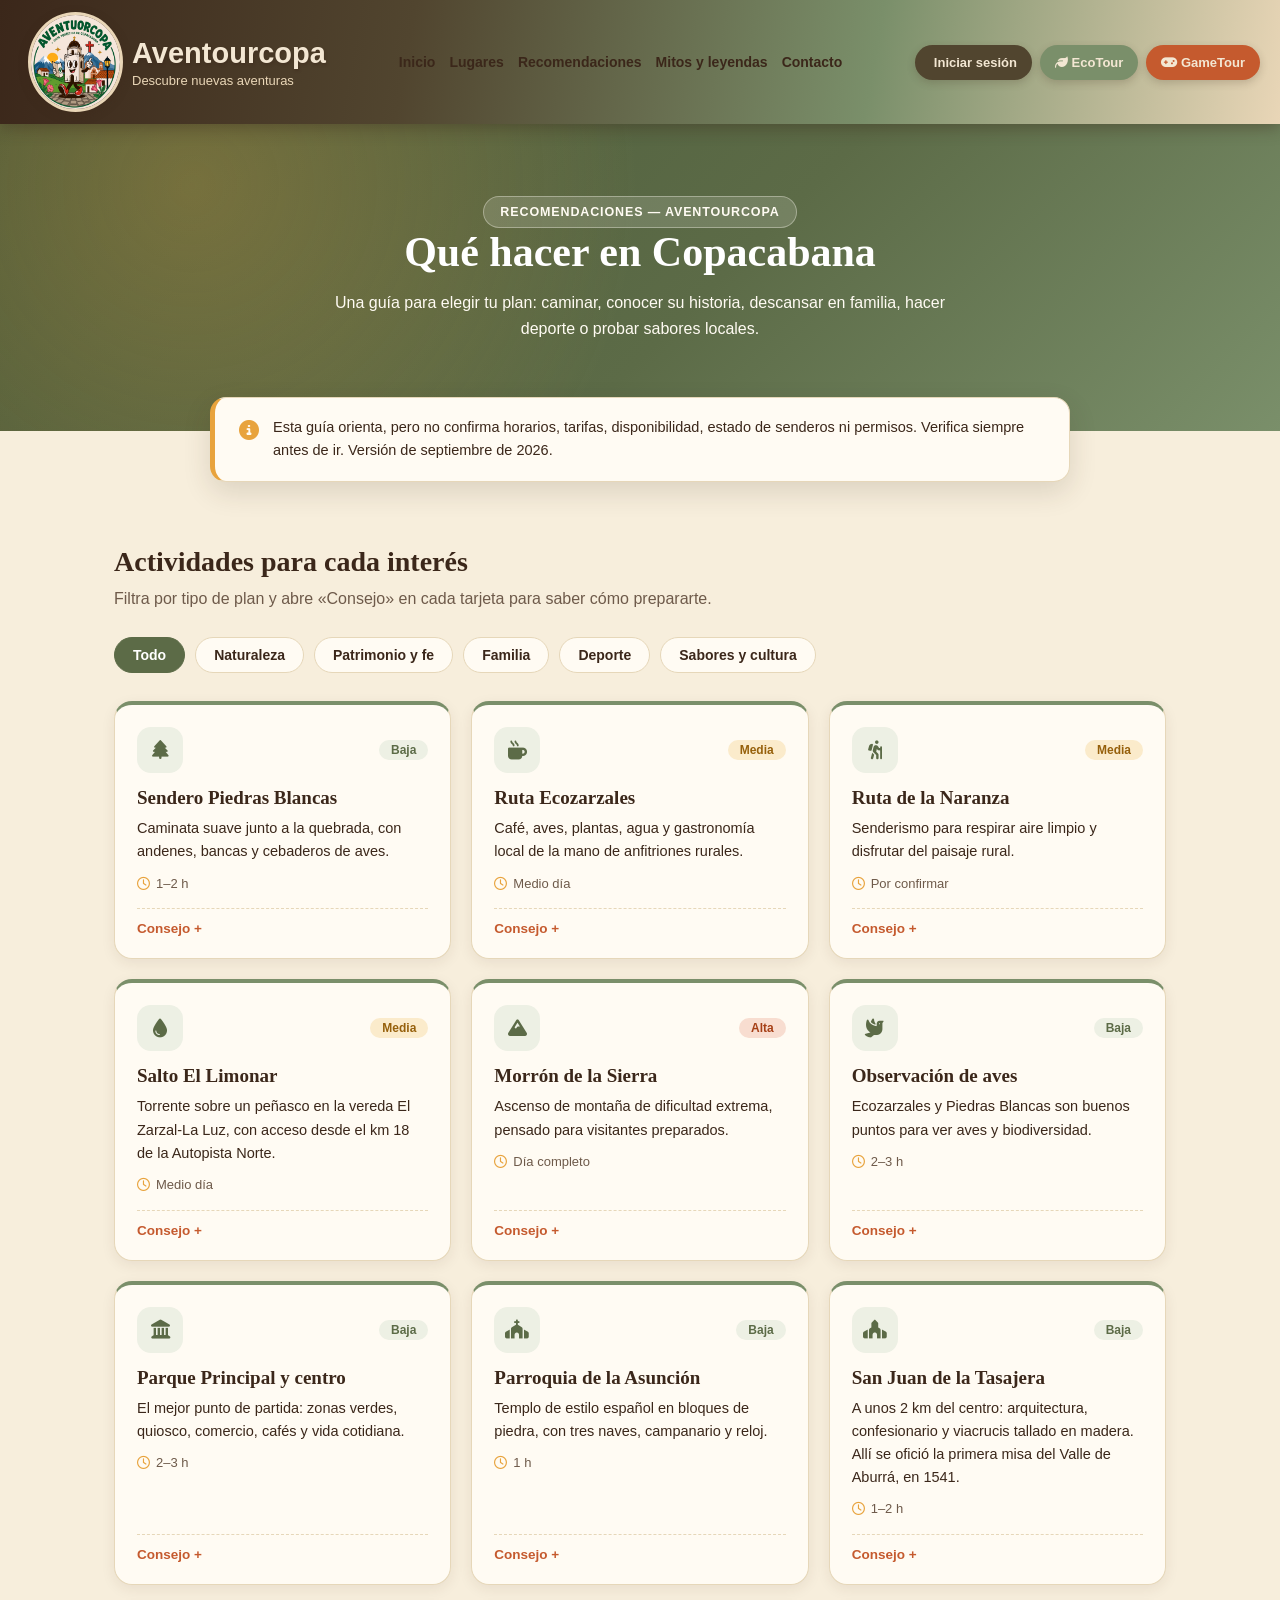
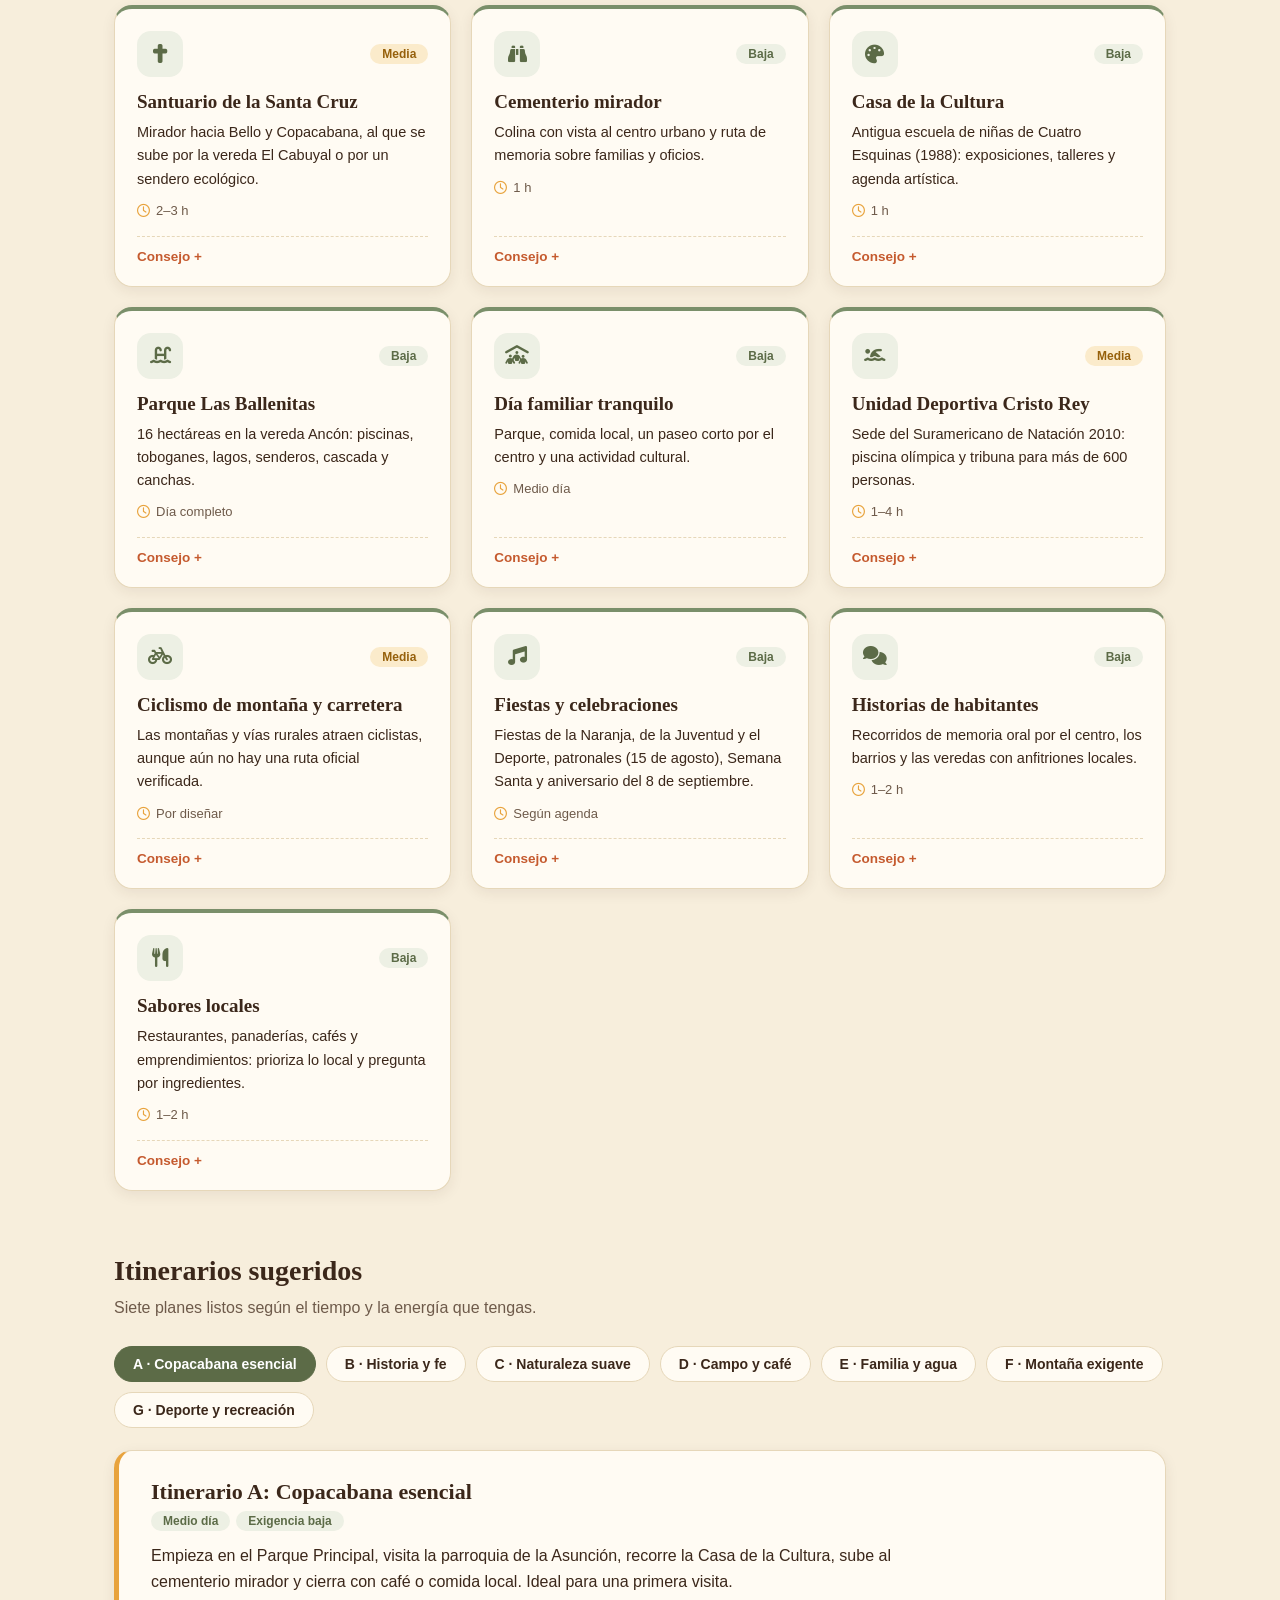
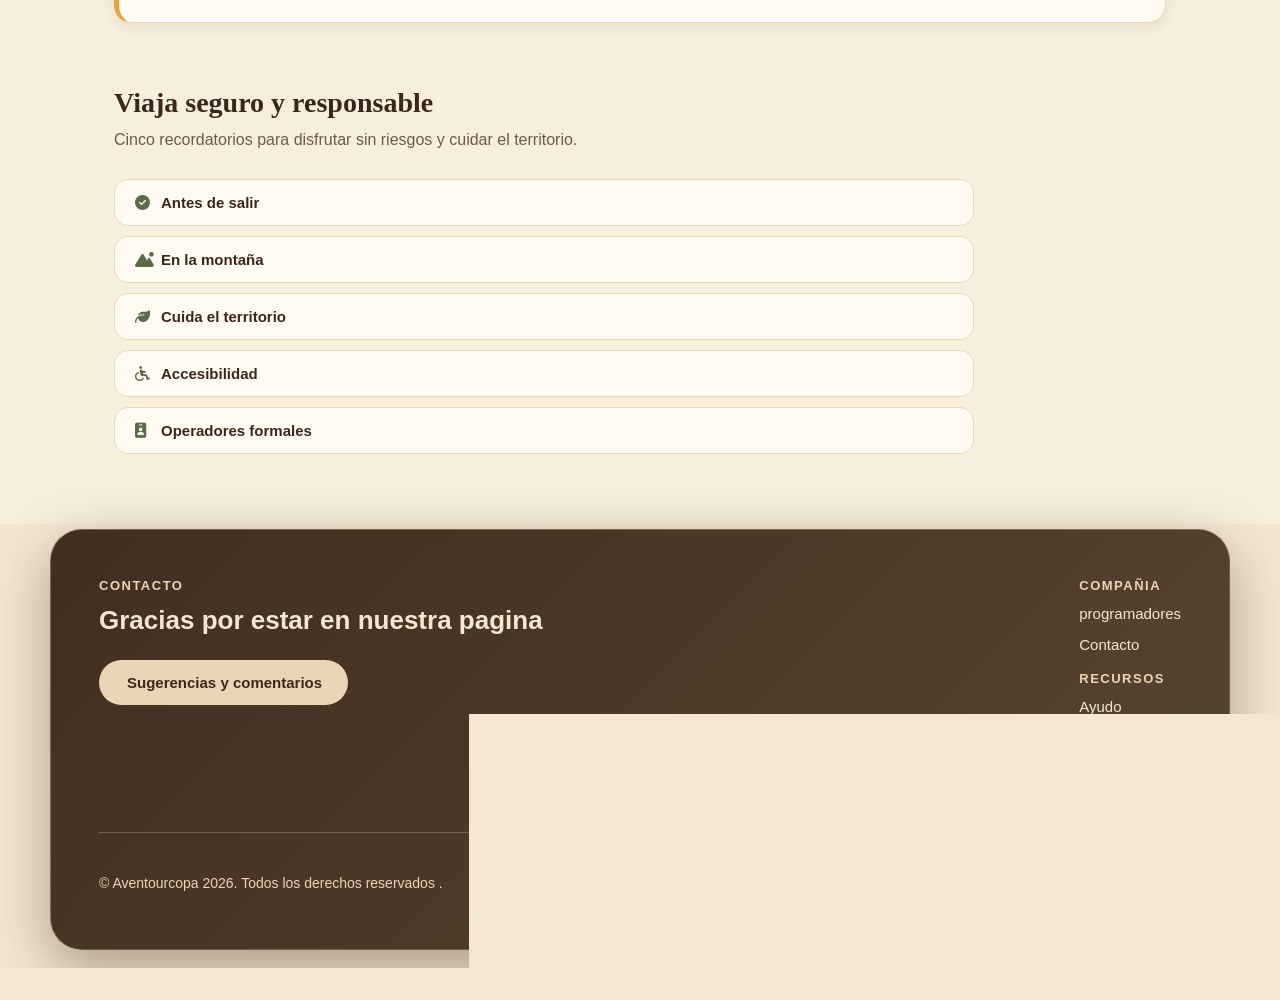
<file: recomendaciones.html>
<!DOCTYPE html>
<html lang="es">
<head>
  <meta charset="utf-8">
  <meta name="viewport" content="width=device-width, initial-scale=1.0">
  <title>Recomendaciones | Aventourcopa</title>
  <meta name="description" content="Qué hacer en Copacabana, Antioquia: naturaleza, patrimonio, familia, deporte y sabores locales.">
  <link href="style.css" rel="stylesheet">
  <link href="sesion.css" rel="stylesheet">
  <link href="recomendaciones.css" rel="stylesheet">
  <link href="https://cdnjs.cloudflare.com/ajax/libs/font-awesome/6.5.1/css/all.min.css" rel="stylesheet">
</head>
<body>

   <header>
    <div class="logo">
        <img src="imagenes/logo.png" alt="Logo">
        <div class="titulo">
            <h1>Aventourcopa</h1>
            <p>Descubre nuevas aventuras</p>
        </div>
    </div>

    <nav>
        <ul>
            <li><a href="index.html">Inicio</a></li>
            <li><a href="lugares-copacabana.html">Lugares</a></li>
            <li><a href="recomendaciones.html">Recomendaciones</a></li>
            <li><a href="mitos.html">Mitos y leyendas</a></li>
            <li><a href="#contacto">Contacto</a></li>
        </ul>
    </nav>
    <div class="botones">

        <label for="inicio-sesion" class="btn inciosesion">
            <i class="fa-solid fa-inicio"></i>
            Iniciar sesión
        </label>

        <a class="btn eco" href="ecotour.html">
            <i class="fa-solid fa-leaf"></i>
            EcoTour
        </a>

        <a href="#" class="btn game">
            <i class="fa-solid fa-gamepad"></i>
            GameTour
        </a>
    </div>
</header>

  <section class="rec-page" id="recomendaciones" aria-label="Recomendaciones para visitar Copacabana">

    <!-- PORTADA -->
    <div class="rec-hero">
      <div class="rec-wrap">
        <p class="rec-kicker">Recomendaciones — Aventourcopa</p>
        <h2>Qué hacer en Copacabana</h2>
        <p>Una guía para elegir tu plan: caminar, conocer su historia, descansar en familia, hacer deporte o probar sabores locales.</p>
      </div>
    </div>

    <div class="rec-aviso">
      <i class="fa-solid fa-circle-info" aria-hidden="true"></i>
      <p>Esta guía orienta, pero no confirma horarios, tarifas, disponibilidad, estado de senderos ni permisos. Verifica siempre antes de ir. Versión de septiembre de 2026.</p>
    </div>

    <div class="rec-wrap">

      <!-- ACTIVIDADES (filtros solo con CSS) -->
      <h3 class="rec-titulo">Actividades para cada interés</h3>
      <p class="rec-intro">Filtra por tipo de plan y abre «Consejo» en cada tarjeta para saber cómo prepararte.</p>

    <input class="rec-radio" type="radio" name="f" id="f-all" checked>
    <input class="rec-radio" type="radio" name="f" id="f-nat">
    <input class="rec-radio" type="radio" name="f" id="f-pat">
    <input class="rec-radio" type="radio" name="f" id="f-fam">
    <input class="rec-radio" type="radio" name="f" id="f-dep">
    <input class="rec-radio" type="radio" name="f" id="f-cul">

      <div class="rec-filtros">
      <label for="f-all">Todo</label>
      <label for="f-nat">Naturaleza</label>
      <label for="f-pat">Patrimonio y fe</label>
      <label for="f-fam">Familia</label>
      <label for="f-dep">Deporte</label>
      <label for="f-cul">Sabores y cultura</label>
      </div>
      <div class="rec-grid">
      <article class="rec-card c-nat">
        <div class="rec-card-top">
          <span class="rec-ico"><i class="fa-solid fa-tree" aria-hidden="true"></i></span>
          <span class="rec-badge baja">Baja</span>
        </div>
        <h3>Sendero Piedras Blancas</h3>
        <p>Caminata suave junto a la quebrada, con andenes, bancas y cebaderos de aves.</p>
        <p class="rec-meta"><i class="fa-regular fa-clock" aria-hidden="true"></i>1–2 h</p>
        <details>
          <summary>Consejo</summary>
          <p>Recórrelo de día, verifica el tramo habilitado y prefiere ir acompañado.</p>
        </details>
      </article>
      <article class="rec-card c-nat c-cul">
        <div class="rec-card-top">
          <span class="rec-ico"><i class="fa-solid fa-mug-hot" aria-hidden="true"></i></span>
          <span class="rec-badge media">Media</span>
        </div>
        <h3>Ruta Ecozarzales</h3>
        <p>Café, aves, plantas, agua y gastronomía local de la mano de anfitriones rurales.</p>
        <p class="rec-meta"><i class="fa-regular fa-clock" aria-hidden="true"></i>Medio día</p>
        <details>
          <summary>Consejo</summary>
          <p>Reserva antes: la información oficial es de 2017 y puede haber cambiado.</p>
        </details>
      </article>
      <article class="rec-card c-nat">
        <div class="rec-card-top">
          <span class="rec-ico"><i class="fa-solid fa-person-hiking" aria-hidden="true"></i></span>
          <span class="rec-badge media">Media</span>
        </div>
        <h3>Ruta de la Naranza</h3>
        <p>Senderismo para respirar aire limpio y disfrutar del paisaje rural.</p>
        <p class="rec-meta"><i class="fa-regular fa-clock" aria-hidden="true"></i>Por confirmar</p>
        <details>
          <summary>Consejo</summary>
          <p>Aún faltan datos de inicio, distancia y dificultad: consúltalos con turismo.</p>
        </details>
      </article>
      <article class="rec-card c-nat">
        <div class="rec-card-top">
          <span class="rec-ico"><i class="fa-solid fa-droplet" aria-hidden="true"></i></span>
          <span class="rec-badge media">Media</span>
        </div>
        <h3>Salto El Limonar</h3>
        <p>Torrente sobre un peñasco en la vereda El Zarzal-La Luz, con acceso desde el km 18 de la Autopista Norte.</p>
        <p class="rec-meta"><i class="fa-regular fa-clock" aria-hidden="true"></i>Medio día</p>
        <details>
          <summary>Consejo</summary>
          <p>Solo para contemplar y fotografiar: no te bañes ni trepes por las rocas.</p>
        </details>
      </article>
      <article class="rec-card c-nat c-dep">
        <div class="rec-card-top">
          <span class="rec-ico"><i class="fa-solid fa-mountain" aria-hidden="true"></i></span>
          <span class="rec-badge alta">Alta</span>
        </div>
        <h3>Morrón de la Sierra</h3>
        <p>Ascenso de montaña de dificultad extrema, pensado para visitantes preparados.</p>
        <p class="rec-meta"><i class="fa-regular fa-clock" aria-hidden="true"></i>Día completo</p>
        <details>
          <summary>Consejo</summary>
          <p>Solo con guía, buen clima, equipo y señal: no es para improvisar.</p>
        </details>
      </article>
      <article class="rec-card c-nat">
        <div class="rec-card-top">
          <span class="rec-ico"><i class="fa-solid fa-dove" aria-hidden="true"></i></span>
          <span class="rec-badge baja">Baja</span>
        </div>
        <h3>Observación de aves</h3>
        <p>Ecozarzales y Piedras Blancas son buenos puntos para ver aves y biodiversidad.</p>
        <p class="rec-meta"><i class="fa-regular fa-clock" aria-hidden="true"></i>2–3 h</p>
        <details>
          <summary>Consejo</summary>
          <p>No reproduzcas cantos ni alimentes a la fauna; usa ropa discreta.</p>
        </details>
      </article>
      <article class="rec-card c-pat c-cul">
        <div class="rec-card-top">
          <span class="rec-ico"><i class="fa-solid fa-landmark" aria-hidden="true"></i></span>
          <span class="rec-badge baja">Baja</span>
        </div>
        <h3>Parque Principal y centro</h3>
        <p>El mejor punto de partida: zonas verdes, quiosco, comercio, cafés y vida cotidiana.</p>
        <p class="rec-meta"><i class="fa-regular fa-clock" aria-hidden="true"></i>2–3 h</p>
        <details>
          <summary>Consejo</summary>
          <p>Pregunta por retretas o eventos programados.</p>
        </details>
      </article>
      <article class="rec-card c-pat">
        <div class="rec-card-top">
          <span class="rec-ico"><i class="fa-solid fa-church" aria-hidden="true"></i></span>
          <span class="rec-badge baja">Baja</span>
        </div>
        <h3>Parroquia de la Asunción</h3>
        <p>Templo de estilo español en bloques de piedra, con tres naves, campanario y reloj.</p>
        <p class="rec-meta"><i class="fa-regular fa-clock" aria-hidden="true"></i>1 h</p>
        <details>
          <summary>Consejo</summary>
          <p>Evita recorrerlo como turista durante la misa.</p>
        </details>
      </article>
      <article class="rec-card c-pat">
        <div class="rec-card-top">
          <span class="rec-ico"><i class="fa-solid fa-place-of-worship" aria-hidden="true"></i></span>
          <span class="rec-badge baja">Baja</span>
        </div>
        <h3>San Juan de la Tasajera</h3>
        <p>A unos 2 km del centro: arquitectura, confesionario y viacrucis tallado en madera. Allí se ofició la primera misa del Valle de Aburrá, en 1541.</p>
        <p class="rec-meta"><i class="fa-regular fa-clock" aria-hidden="true"></i>1–2 h</p>
        <details>
          <summary>Consejo</summary>
          <p>Pide permiso para fotografiar el interior.</p>
        </details>
      </article>
      <article class="rec-card c-pat c-nat">
        <div class="rec-card-top">
          <span class="rec-ico"><i class="fa-solid fa-cross" aria-hidden="true"></i></span>
          <span class="rec-badge media">Media</span>
        </div>
        <h3>Santuario de la Santa Cruz</h3>
        <p>Mirador hacia Bello y Copacabana, al que se sube por la vereda El Cabuyal o por un sendero ecológico.</p>
        <p class="rec-meta"><i class="fa-regular fa-clock" aria-hidden="true"></i>2–3 h</p>
        <details>
          <summary>Consejo</summary>
          <p>Confirma que el sendero esté habilitado y lleva agua. Fecha tradicional: 3 de mayo.</p>
        </details>
      </article>
      <article class="rec-card c-pat">
        <div class="rec-card-top">
          <span class="rec-ico"><i class="fa-solid fa-binoculars" aria-hidden="true"></i></span>
          <span class="rec-badge baja">Baja</span>
        </div>
        <h3>Cementerio mirador</h3>
        <p>Colina con vista al centro urbano y ruta de memoria sobre familias y oficios.</p>
        <p class="rec-meta"><i class="fa-regular fa-clock" aria-hidden="true"></i>1 h</p>
        <details>
          <summary>Consejo</summary>
          <p>Silencio y respeto; pide autorización para fotografiar sepulturas.</p>
        </details>
      </article>
      <article class="rec-card c-pat c-cul">
        <div class="rec-card-top">
          <span class="rec-ico"><i class="fa-solid fa-palette" aria-hidden="true"></i></span>
          <span class="rec-badge baja">Baja</span>
        </div>
        <h3>Casa de la Cultura</h3>
        <p>Antigua escuela de niñas de Cuatro Esquinas (1988): exposiciones, talleres y agenda artística.</p>
        <p class="rec-meta"><i class="fa-regular fa-clock" aria-hidden="true"></i>1 h</p>
        <details>
          <summary>Consejo</summary>
          <p>Consulta la agenda y la disponibilidad antes de ir.</p>
        </details>
      </article>
      <article class="rec-card c-fam c-dep">
        <div class="rec-card-top">
          <span class="rec-ico"><i class="fa-solid fa-water-ladder" aria-hidden="true"></i></span>
          <span class="rec-badge baja">Baja</span>
        </div>
        <h3>Parque Las Ballenitas</h3>
        <p>16 hectáreas en la vereda Ancón: piscinas, toboganes, lagos, senderos, cascada y canchas.</p>
        <p class="rec-meta"><i class="fa-regular fa-clock" aria-hidden="true"></i>Día completo</p>
        <details>
          <summary>Consejo</summary>
          <p>Revisa tarifas, horarios y reglamento; supervisa siempre a los menores.</p>
        </details>
      </article>
      <article class="rec-card c-fam">
        <div class="rec-card-top">
          <span class="rec-ico"><i class="fa-solid fa-people-roof" aria-hidden="true"></i></span>
          <span class="rec-badge baja">Baja</span>
        </div>
        <h3>Día familiar tranquilo</h3>
        <p>Parque, comida local, un paseo corto por el centro y una actividad cultural.</p>
        <p class="rec-meta"><i class="fa-regular fa-clock" aria-hidden="true"></i>Medio día</p>
        <details>
          <summary>Consejo</summary>
          <p>Deja pausas, sombra y agua; no mezcles jornada acuática con caminata exigente.</p>
        </details>
      </article>
      <article class="rec-card c-dep">
        <div class="rec-card-top">
          <span class="rec-ico"><i class="fa-solid fa-person-swimming" aria-hidden="true"></i></span>
          <span class="rec-badge media">Media</span>
        </div>
        <h3>Unidad Deportiva Cristo Rey</h3>
        <p>Sede del Suramericano de Natación 2010: piscina olímpica y tribuna para más de 600 personas.</p>
        <p class="rec-meta"><i class="fa-regular fa-clock" aria-hidden="true"></i>1–4 h</p>
        <details>
          <summary>Consejo</summary>
          <p>No asumas acceso libre: confirma horarios, tarifas y carriles.</p>
        </details>
      </article>
      <article class="rec-card c-dep">
        <div class="rec-card-top">
          <span class="rec-ico"><i class="fa-solid fa-bicycle" aria-hidden="true"></i></span>
          <span class="rec-badge media">Media</span>
        </div>
        <h3>Ciclismo de montaña y carretera</h3>
        <p>Las montañas y vías rurales atraen ciclistas, aunque aún no hay una ruta oficial verificada.</p>
        <p class="rec-meta"><i class="fa-regular fa-clock" aria-hidden="true"></i>Por diseñar</p>
        <details>
          <summary>Consejo</summary>
          <p>Casco, luces, kit mecánico y guía; cuidado con el tráfico.</p>
        </details>
      </article>
      <article class="rec-card c-cul">
        <div class="rec-card-top">
          <span class="rec-ico"><i class="fa-solid fa-music" aria-hidden="true"></i></span>
          <span class="rec-badge baja">Baja</span>
        </div>
        <h3>Fiestas y celebraciones</h3>
        <p>Fiestas de la Naranja, de la Juventud y el Deporte, patronales (15 de agosto), Semana Santa y aniversario del 8 de septiembre.</p>
        <p class="rec-meta"><i class="fa-regular fa-clock" aria-hidden="true"></i>Según agenda</p>
        <details>
          <summary>Consejo</summary>
          <p>Las fechas cambian cada año: confírmalas antes de viajar.</p>
        </details>
      </article>
      <article class="rec-card c-cul">
        <div class="rec-card-top">
          <span class="rec-ico"><i class="fa-solid fa-comments" aria-hidden="true"></i></span>
          <span class="rec-badge baja">Baja</span>
        </div>
        <h3>Historias de habitantes</h3>
        <p>Recorridos de memoria oral por el centro, los barrios y las veredas con anfitriones locales.</p>
        <p class="rec-meta"><i class="fa-regular fa-clock" aria-hidden="true"></i>1–2 h</p>
        <details>
          <summary>Consejo</summary>
          <p>Pide consentimiento antes de fotografiar o grabar.</p>
        </details>
      </article>
      <article class="rec-card c-cul">
        <div class="rec-card-top">
          <span class="rec-ico"><i class="fa-solid fa-utensils" aria-hidden="true"></i></span>
          <span class="rec-badge baja">Baja</span>
        </div>
        <h3>Sabores locales</h3>
        <p>Restaurantes, panaderías, cafés y emprendimientos: prioriza lo local y pregunta por ingredientes.</p>
        <p class="rec-meta"><i class="fa-regular fa-clock" aria-hidden="true"></i>1–2 h</p>
        <details>
          <summary>Consejo</summary>
          <p>Consulta alergias, horarios y medios de pago directamente.</p>
        </details>
      </article>
      </div>

      <!-- ITINERARIOS (pestañas solo con CSS) -->
      <h3 class="rec-titulo">Itinerarios sugeridos</h3>
      <p class="rec-intro">Siete planes listos según el tiempo y la energía que tengas.</p>

    <input class="rec-radio" type="radio" name="t" id="t-a" checked>
    <input class="rec-radio" type="radio" name="t" id="t-b">
    <input class="rec-radio" type="radio" name="t" id="t-c">
    <input class="rec-radio" type="radio" name="t" id="t-d">
    <input class="rec-radio" type="radio" name="t" id="t-e">
    <input class="rec-radio" type="radio" name="t" id="t-f">
    <input class="rec-radio" type="radio" name="t" id="t-g">

      <div class="rec-tabs">
      <label for="t-a">A · Copacabana esencial</label>
      <label for="t-b">B · Historia y fe</label>
      <label for="t-c">C · Naturaleza suave</label>
      <label for="t-d">D · Campo y café</label>
      <label for="t-e">E · Familia y agua</label>
      <label for="t-f">F · Montaña exigente</label>
      <label for="t-g">G · Deporte y recreación</label>
      </div>
      <div class="rec-paneles">
      <article class="rec-panel p-a">
        <h3>Itinerario A: Copacabana esencial</h3>
        <span class="rec-badge">Medio día</span><span class="rec-badge baja">Exigencia baja</span>
        <p>Empieza en el Parque Principal, visita la parroquia de la Asunción, recorre la Casa de la Cultura, sube al cementerio mirador y cierra con café o comida local. Ideal para una primera visita.</p>
      </article>
      <article class="rec-panel p-b">
        <h3>Itinerario B: Historia y fe</h3>
        <span class="rec-badge">Medio día</span><span class="rec-badge baja">Exigencia baja</span>
        <p>Combina la Asunción, San Juan de la Tasajera y el Santuario de la Santa Cruz, y conversa sobre el título «Fundadora de Pueblos». Verifica horarios de los templos y el estado del sendero.</p>
      </article>
      <article class="rec-panel p-c">
        <h3>Itinerario C: Naturaleza suave</h3>
        <span class="rec-badge">Medio día</span><span class="rec-badge baja">Exigencia baja</span>
        <p>Camina el sendero Piedras Blancas, descansa en un tramo permitido y completa la tarde en el centro. Si observas aves, usa guía y no reproduzcas sonidos.</p>
      </article>
      <article class="rec-panel p-d">
        <h3>Itinerario D: Campo y café</h3>
        <span class="rec-badge">Día completo</span><span class="rec-badge media">Exigencia media</span>
        <p>Reserva Ecozarzales o una experiencia rural vigente: senderismo, café, aves, gastronomía y conversación con anfitriones. No llegues sin reserva a fincas privadas.</p>
      </article>
      <article class="rec-panel p-e">
        <h3>Itinerario E: Familia y agua</h3>
        <span class="rec-badge">Día completo</span><span class="rec-badge baja">Exigencia baja</span>
        <p>Dedica el día a Las Ballenitas y, si queda energía, suma una visita corta al centro. Consulta edades, reglamento, costos y servicios incluidos.</p>
      </article>
      <article class="rec-panel p-f">
        <h3>Itinerario F: Montaña exigente</h3>
        <span class="rec-badge">Día completo</span><span class="rec-badge alta">Exigencia alta</span>
        <p>Morrón de la Sierra o un circuito de bosques de Piedras Blancas con guía experimentado. Lleva agua, comida, impermeable, calzado de agarre y protector solar. No lo mezcles con actividades acuáticas.</p>
      </article>
      <article class="rec-panel p-g">
        <h3>Itinerario G: Deporte y recreación</h3>
        <span class="rec-badge">Medio día</span><span class="rec-badge media">Exigencia media</span>
        <p>Consulta disponibilidad en Cristo Rey y en las canchas de Las Ballenitas, reserva, practica y cierra con comida local. El acceso no está garantizado.</p>
      </article>
      </div>

      <!-- SEGURIDAD -->
      <h3 class="rec-titulo">Viaja seguro y responsable</h3>
      <p class="rec-intro">Cinco recordatorios para disfrutar sin riesgos y cuidar el territorio.</p>
      <div class="rec-seguridad">
      <details>
        <summary><i class="fa-solid fa-circle-check" aria-hidden="true"></i>Antes de salir</summary>
        <p>Confirma el estado de la vía, el clima, los horarios y si el lugar está abierto.</p>
      </details>
      <details>
        <summary><i class="fa-solid fa-mountain-sun" aria-hidden="true"></i>En la montaña</summary>
        <p>No salgas solo, informa tu itinerario, lleva agua y comunicación, usa calzado adecuado y regresa antes de oscurecer.</p>
      </details>
      <details>
        <summary><i class="fa-solid fa-leaf" aria-hidden="true"></i>Cuida el territorio</summary>
        <p>Permanece en senderos autorizados, no extraigas flora ni fauna, no dejes residuos, no hagas fogatas y no entres a predios privados.</p>
      </details>
      <details>
        <summary><i class="fa-solid fa-wheelchair" aria-hidden="true"></i>Accesibilidad</summary>
        <p>Pregunta por el ancho y la superficie del sendero, las pendientes, los baños y el acompañamiento. La etiqueta «familiar» no basta.</p>
      </details>
      <details>
        <summary><i class="fa-solid fa-id-badge" aria-hidden="true"></i>Operadores formales</summary>
        <p>Contrata prestadores formales, pregunta por seguros y revisa el Registro Nacional de Turismo cuando aplique.</p>
      </details>
      </div>

    </div>
  </section>
<section id="contacto">
        <div class="footer">
          <footer>
      <div class="top">
        <div class="left">
          <h2>Contacto</h2>
          <h1 id="titu">Gracias por estar en nuestra pagina</h1>
          <button>
            Sugerencias y comentarios
          </button>
        </div>
        <div class="pie-nosotros">
          <ul>
            <li>
              <h2>Compañia</h2>
              <a href="#">programadores</a>
              <a href="#">Contacto</a>
            </li>
          </ul>
          <br>
          <ul>
            <li>
              <h2>Recursos</h2>
              <a href="#">Ayudo</a>
              <a href="#">Soporte</a>
              <a href="#">Instruciones</a>
              <a href="#">conoce mas</a>
            </li>
          </ul>
        </div>
      </div>
      <div class="bottom">
        <div class="left">
          <p> © Aventourcopa 2026. Todos los derechos reservados .</p>
        </div>
        <div class="right socials">
          <a href="#"><i class="fa-brands fa-facebook"></i></a>
          <a href="#"><i class="fa-brands fa-twitter"></i></a>
          <a href="#"><i class="fa-brands fa-discord"></i></a>
          <a href="#"><i class="fa-brands fa-linkedin"></i></a>
        </div>
      </div>
    </footer>
        </div>
    </section>
 </body>
</html>
</file>
<file: style.css>
* {
    margin: 0;
    padding: 0;
    box-sizing: border-box;
    font-family: Arial, Helvetica, sans-serif;
}

html {
    scroll-behavior: smooth;
}

body {
    min-height: 100vh;
    background: #F3E7D3;
    color: #3B271A;

    /* Evita que cualquier elemento genere desplazamiento horizontal */
    overflow-x: hidden;
}


/* =========================================================
   ENCABEZADO = EMMANUEL
   ========================================================= */

header {
    position: sticky;
    top: 0;
    width: 100%;

    display: flex;
    justify-content: space-between;
    align-items: center;

    /*
       Un poco menos de espacio lateral para que
       TODO pueda entrar correctamente al 100%.
    */
    padding: 12px 35px;

    /*
       Café + oliva + terracota + beige.
       Más contraste que la versión anterior.
    */
    background:
        linear-gradient(
            100deg,
            #3B271A 0%,
            #51452F 32%,
            #7A8F6A 68%,
            #E9D6B7 100%
        );

    box-shadow:
        0 4px 15px rgba(59, 39, 26, .38);

    z-index: 1000;
}


/* =========================================================
   LOGO
   ========================================================= */

.logo {
    display: flex;
    align-items: center;
    gap: 12px;

    /*
       Evita que el logo se comprima.
    */
    flex-shrink: 0;
}

.logo img {
    width: 105px;
    height: 110px;

    border-radius: 50%;

    background: #F3E7D3;

    border: 3px solid #E9D6B7;

    box-shadow:
        0 3px 10px rgba(59, 39, 26, .35);
}

.logo h1 {
    color: #F3E7D3;

    font-size: 32px;

    /*
       Pequeño contraste para que el nombre
       resalte sobre el café.
    */
    text-shadow:
        1px 2px 3px rgba(59, 39, 26, .45);
}

.logo p {
    color: #E9D6B7;

    font-size: 14px;

    margin-top: 3px;
}


/* =========================================================
   NAVEGACIÓN
   ========================================================= */

nav {
    flex-shrink: 1;
}

nav ul {
    display: flex;

    list-style: none;

    /*
       Antes eran 25px.
       Bajamos ligeramente para evitar
       que el lado derecho se corte.
    */
    gap: 18px;

    align-items: center;
}

nav a {
    text-decoration: none;

    color: #3B271A;

    font-weight: bold;

    font-size: 15px;

    transition:
        color .3s ease,
        transform .3s ease;
}

nav a:hover {
    color: #C55A2E;

    transform: translateY(-2px);
}


/* =========================================================
   BOTONES
   ========================================================= */

.botones {
    display: flex;

    gap: 10px;

    flex-shrink: 0;
}

.btn {
    text-decoration: none;

    color: #F3E7D3;

    padding: 11px 18px;

    border-radius: 30px;

    font-weight: bold;

    font-size: 14px;

    transition:
        .3s;

    white-space: nowrap;
}


/* ---------------------------------------------------------
   INICIO DE SESION Y REGISTRO
   --------------------------------------------------------- */
   .inciosesion {
    background: #51452F;

    box-shadow:
        0 3px 8px rgba(59, 39, 26, .20);
}

.inciosesion:hover {
    background: #3B271A;

    transform: translateY(-3px);

    box-shadow:
        0 6px 14px rgba(59, 39, 26, .30);
}

/* ---------------------------------------------------------
   ECO TOUR
   --------------------------------------------------------- */

.eco {
    background: #7A8F6A;

    box-shadow:
        0 3px 8px rgba(59, 39, 26, .20);
}

.eco:hover {
    background: #3B271A;

    transform: translateY(-3px);

    box-shadow:
        0 6px 14px rgba(59, 39, 26, .30);
}


/* ---------------------------------------------------------
   GAME TOUR
   --------------------------------------------------------- */

.game {
    background: #C55A2E;

    box-shadow:
        0 3px 8px rgba(59, 39, 26, .20);
}

.game:hover {
    background: #3B271A;

    transform: translateY(-3px);

    box-shadow:
        0 6px 14px rgba(59, 39, 26, .30);
}


/* =========================================================
   BODY - INICIO = MATEO
   ========================================================= */

#divinicio {
    background: #F3E7D3;

    width: 100%;

    height: 800px;
}


.carrusel {
    position: relative;

    width: 100%;

    height: 100vh;

    overflow: hidden;

    box-shadow:
        0 0 30px rgba(59, 39, 26, .55);
}


.imgcarrusel {
    display: flex;

    width: 500%;

    height: 100%;

    animation: galeria 25s infinite;
}


.imgcarrusel img {
    width: 20%;

    height: 100%;

    object-fit: cover;
}


/* =========================================================
   CAPA SOBRE LAS IMÁGENES
   ========================================================= */

.carrusel::after {
    content: "";

    position: absolute;

    inset: 0;

    pointer-events: none;

    background:

        /* Laterales */
        linear-gradient(
            to right,
            rgba(59, 39, 26, .48) 0%,
            transparent 15%,
            transparent 85%,
            rgba(59, 39, 26, .48) 100%
        ),

        /* Parte superior e inferior */
        linear-gradient(
            to bottom,
            rgba(59, 39, 26, .35) 0%,
            transparent 18%,
            transparent 78%,
            rgba(59, 39, 26, .55) 100%
        );

    z-index: 1;
}


/* =========================================================
   TEXTO DEL CARRUSEL
   ========================================================= */

.texto {
    position: absolute;

    top: 40%;

    left: 50%;

    transform: translate(-50%, -50%);

    color: #F3E7D3;

    text-align: center;

    z-index: 2;

    /*
       Sombra café en lugar de negro puro.
       Se integra mucho mejor con la paleta.
    */
    text-shadow:

        2px 2px 5px #3B271A,

        -2px -2px 5px #3B271A,

        2px -2px 5px #3B271A,

        -2px 2px 5px #3B271A;
}


.texto h1 {
    font-size: 50px;

    margin-bottom: 15px;

    /*
       Un pequeño borde visual mediante sombra.
    */
    text-shadow:

        3px 3px 6px #3B271A,

        0 0 10px rgba(243, 231, 211, .25);
}


.texto p {
    font-size: 22px;

    color: #F3E7D3;
}


/* =========================================================
   ANIMACIÓN DEL CARRUSEL
   ========================================================= */

@keyframes galeria {

    0%, 16% {
        transform: translateX(0);
    }

    20%, 36% {
        transform: translateX(-20%);
    }

    40%, 56% {
        transform: translateX(-40%);
    }

    60%, 76% {
        transform: translateX(-60%);
    }

    80%, 96% {
        transform: translateX(-80%);
    }

    100% {
        transform: translateX(0);
    }
}


/* =========================================================
   FOOTER = JUAN JOSE
   ========================================================= */

:root {

    --color-cafe-intenso: #3B271A;

    --color-caramelo: #B98B5E;

    --color-miel: #C55A2E;

    --color-vainilla: #E9D6B7;

    --color-oliva: #7A8F6A;

    --color-primary: #F3E7D3;

    --color-text: #F3E7D3;

    --color-bg: rgba(59, 39, 26, .96);

    --color-border: rgba(233, 214, 183, .28);
}


#contacto {
    margin-top: 5px;

    background: #F3E7D3;
}


footer {

    position: sticky;

    bottom: 0;

    /*
       100% - 100px
       + 50px izquierda
       + 50px derecha
       = 100%

       Así no genera desbordamiento.
    */
    width: calc(100% - 100px);

    margin-left: 50px;

    margin-right: 50px;

    margin-bottom: 50px;

    padding: 48px;

    border-radius: 32px;

    background:
        linear-gradient(
            135deg,
            rgba(59, 39, 26, .97),
            rgba(81, 61, 42, .95)
        );

    border: 1px solid var(--color-border);

    backdrop-filter: blur(20px);

    -webkit-backdrop-filter: blur(20px);

    box-shadow:
        0 20px 60px rgba(59, 39, 26, .40);
}


.top,
.bottom {
    display: flex;

    gap: 48px;
}


.top {
    margin-bottom: 24px;

    justify-content: space-between;
}


.bottom {
    padding: 32px 0 0;

    align-items: center;

    justify-content: space-between;

    border-top: 1px solid var(--color-border);
}

.top .left,
.top .right {
    flex: 1 1 50%;
}


.bottom .left {
    flex: 1 1 auto;
}


/* =========================================================
   TÍTULOS FOOTER
   ========================================================= */

footer h2 {

    margin: 0 0 12px;

    font-size: 13px;

    text-transform: uppercase;

    letter-spacing: 1.5px;

    font-weight: 600;

    color: #E9D6B7;
}


footer p {

    color: #E9D6B7;

    font-size: 14px;

    margin: 0;
}


.top .left h2 + #titu {
    margin-top: 0;
}


#titu {

    padding: 0 24px 0 0;

    margin: 0 0 24px;

    font-size: 26px;

    font-weight: 600;

    color: #F3E7D3;
}


/* =========================================================
   BOTÓN FOOTER
   ========================================================= */

button {

    background: #E9D6B7;

    color: #3B271A;

    display: inline-flex;

    gap: 10px;

    align-items: center;

    border: 0;

    border-radius: 40px;

    padding: 14px 26px 14px 28px;

    font-size: 15px;

    font-weight: 600;

    cursor: pointer;

    transition:
        background 0.2s ease,
        transform 0.2s ease,
        color 0.2s ease;
}


button:hover {

    background: #C55A2E;

    color: #F3E7D3;

    transform: translateY(-2px);
}


button .material-icons {
    font-size: 18px;
}


/* =========================================================
   LINKS FOOTER
   ========================================================= */

.links {

    display: flex;

    gap: 64px;
}


footer ul {

    list-style: none;

    padding: 0;

    margin: 0;
}


footer ul li {

    display: flex;

    flex-direction: column;
}


footer ul li a {

    margin: 0 0 14px;

    color: #F3E7D3;

    text-decoration: none;

    font-size: 15px;

    transition:
        color .2s ease,
        transform .2s ease;
}


footer ul li a:last-child {
    margin-bottom: 0;
}


footer ul li a:hover {

    color: #C55A2E;

    transform: translateX(3px);
}


/* =========================================================
   REDES SOCIALES
   ========================================================= */

.socials {

    display: flex;

    gap: 16px;
}


.socials a {

    display: flex;

    align-items: center;

    justify-content: center;

    width: 36px;

    height: 36px;

    border-radius: 50%;

    background: rgba(233, 214, 183, .18);

    color: #F3E7D3;

    font-size: 15px;

    text-decoration: none;

    transition:
        background .2s ease,
        color .2s ease,
        transform .2s ease;
}


.socials a:hover {

    background: #C55A2E;

    color: #3B271A;

    transform: translateY(-3px);
}


/* =========================================================
   AJUSTE PARA PANTALLAS COMO 1366x768
   ========================================================= */

/*
   ESTA ES UNA DE LAS PARTES MÁS IMPORTANTES.

   En tu captura estás trabajando aproximadamente
   con 1366px de ancho.

   El problema era que:
   logo + navegación + botones
   ocupaban más espacio del disponible.

   Reducimos SOLO espacios y tamaños,
   sin eliminar ningún elemento.
*/

@media (width <= 1400px) {

    header {

        padding-left: 28px;

        padding-right: 20px;

        gap: 12px;
    }


    .logo {

        gap: 9px;
    }


    .logo img {

        width: 95px;

        height: 100px;
    }


    .logo h1 {

        font-size: 29px;
    }


    .logo p {

        font-size: 13px;
    }


    nav ul {

        gap: 14px;
    }


    nav a {

        font-size: 14px;
    }


    .botones {

        gap: 8px;
    }


    .btn {

        padding: 10px 15px;

        font-size: 13px;
    }
}


/* =========================================================
   TABLETS
   ========================================================= */

@media (width <= 1100px) {

    header {

        padding: 12px 20px;

        flex-wrap: wrap;

        justify-content: center;

        gap: 12px;
    }


    .logo {

        width: auto;

        justify-content: center;
    }


    nav ul {

        gap: 13px;

        justify-content: center;
    }


    .botones {

        justify-content: center;
    }
}


/* =========================================================
   900px
   ========================================================= */

@media (width <= 900px) {

    header {

        flex-direction: column;

        align-items: center;
    }


    .logo {

        width: 100%;

        justify-content: center;
    }


    nav {

        width: 100%;
    }


    nav ul {

        flex-wrap: wrap;

        justify-content: center;
    }


    .botones {

        width: 100%;

        justify-content: center;
    }
}


/* =========================================================
   750px
   ========================================================= */

@media (width <= 750px) {

    footer {

        width: calc(100% - 48px);

        margin: 0 24px;

        padding: 32px;
    }


    .top {

        flex-direction: column;

        gap: 32px;
    }


    #titu {

        padding-right: 0;
    }


    .links {

        gap: 32px;
    }
}


/* =========================================================
   630px
   ========================================================= */

@media (width <= 630px) {

    .bottom {

        flex-direction: column-reverse;

        gap: 16px;
    }


    .links {

        flex-direction: column;

        gap: 24px;

        padding-left: 0;

        padding-right: 0;

        text-align: center;
    }


    footer ul li a {

        margin-bottom: 10px;
    }


    .top .left {

        text-align: center;

        align-items: center;

        display: flex;

        flex-direction: column;
    }


    #titu {

        padding-left: 4vw;

        padding-right: 4vw;
    }


    footer p {

        text-align: center;
    }


    .texto h1 {

        font-size: 36px;
    }


    .texto p {

        font-size: 18px;
    }
}


/* =====================================================================
   SECCIÓN LUGARES
   Añadido sin tocar ninguna regla existente del archivo.
   Paleta propia inspirada en la arquitectura de teja y tapia, el
   parque principal y el paisaje de montaña de Copacabana: cal, teja
   y tierra para lo urbano/patrimonial, musgo para lo rural. Convive
   con el café/terracota del resto del sitio y con el verde de EcoTour
   sin repetir ninguno de los dos.
   ===================================================================== */

:root {
    --lug-noche:        #2E2117;
    --lug-tierra:        #5A3A22;
    --lug-teja:           #BF5B2E;
    --lug-teja-suave:     #E08B54;
    --lug-musgo:          #5C6B47;
    --lug-musgo-suave:    #829463;
    --lug-piedra:         #8C7B6A;
    --lug-oro:            #C9A24B;
    --lug-cal:            #FBF3E7;
    --lug-arena:          #F1E4CC;
    --lug-arena-fuerte:   #E7D5B2;
}

.lugares-page {
    background: var(--lug-cal);
    color: var(--lug-noche);

    padding: 70px 0 0;
}

.lugares-page h2,
.lugares-page h3,
.lugares-page h4 {
    font-family: 'Fraunces', Georgia, serif;
    color: var(--lug-tierra);
}

.lug-wrap {
    max-width: 1280px;
    margin: 0 auto;
    padding: 0 6vw 70px;
}

/* Compensa el header sticky al saltar por ancla */
#lugares,
#lug-imprescindibles,
#lug-barrios,
#lug-veredas,
#lug-parajes,
.lug-card,
.lug-mini {
    scroll-margin-top: 130px;
}

/* HERO */
.lug-hero {
    max-width: 820px;
    margin: 0 auto 34px;
    text-align: center;
}

.lug-kicker {
    display: inline-block;
    margin-bottom: 10px;

    padding: 5px 14px;
    border-radius: 30px;

    background: var(--lug-teja);
    color: var(--lug-cal);

    font-size: 12.5px;
    font-weight: bold;
    letter-spacing: .06em;
    text-transform: uppercase;
}

.lug-hero h2 {
    font-size: 38px;
    line-height: 1.15;
    margin-bottom: 14px;
}

.lug-hero-sub {
    font-size: 16px;
    line-height: 1.6;
    color: var(--lug-noche);
}

.lug-hero-stats {
    list-style: none;

    display: flex;
    justify-content: center;
    flex-wrap: wrap;
    gap: 14px;

    margin-top: 30px;
}

.lug-hero-stats li {
    display: flex;
    align-items: center;
    gap: 10px;

    background: var(--lug-arena);
    border: 1px solid var(--lug-arena-fuerte);
    border-radius: 14px;

    padding: 12px 18px;

    min-width: 190px;
}

.lug-hero-stats i {
    font-size: 20px;
    color: var(--lug-teja);
}

.lug-hero-stats strong {
    display: block;
    font-family: 'Fraunces', Georgia, serif;
    font-size: 20px;
    color: var(--lug-tierra);
}

.lug-hero-stats span {
    font-size: 12.5px;
    color: var(--lug-noche);
    opacity: .85;
}

/* MENÚ INTERNO */
.lug-menu {
    display: flex;
    flex-wrap: wrap;
    justify-content: center;
    gap: 12px;

    margin: 0 auto 22px;
    max-width: 900px;
}

.lug-menu-cat {
    display: flex;
    align-items: center;
    gap: 8px;

    text-decoration: none;

    background: var(--lug-tierra);
    color: var(--lug-cal);

    padding: 12px 20px;
    border-radius: 30px;

    font-weight: bold;
    font-size: 14.5px;

    box-shadow: 0 3px 8px rgba(46, 33, 23, .18);

    transition: transform .25s ease, background .25s ease;
}

.lug-menu-cat i {
    font-size: 15px;
}

.lug-menu-cat span {
    display: inline-flex;
    align-items: center;
    justify-content: center;

    min-width: 20px;
    padding: 0 5px;

    border-radius: 20px;

    background: rgba(251, 243, 231, .25);

    font-size: 12px;
}

.lug-menu-cat:hover {
    transform: translateY(-3px);
}

.lug-menu-cat--estrella:hover { background: var(--lug-teja); }
.lug-menu-cat--barrio:hover   { background: var(--lug-teja); }
.lug-menu-cat--vereda:hover   { background: var(--lug-musgo); }
.lug-menu-cat--paraje:hover   { background: var(--lug-oro); color: var(--lug-noche); }

/* LEYENDA */
.lug-leyenda {
    max-width: 900px;
    margin: 0 auto 46px;

    text-align: center;

    font-size: 13.5px;
    line-height: 1.9;

    color: var(--lug-noche);
    opacity: .9;
}

.lug-badge {
    display: inline-block;

    padding: 3px 12px;
    border-radius: 20px;

    font-size: 12px;
    font-weight: bold;

    margin: 2px 4px;
}

.lug-badge--confirmado {
    background: var(--lug-musgo);
    color: var(--lug-cal);
}

.lug-badge--actualizar {
    background: var(--lug-oro);
    color: var(--lug-noche);
}

.lug-badge--validar {
    background: var(--lug-teja);
    color: var(--lug-cal);
}

/* BLOQUES */
.lug-bloque {
    padding: 46px 0;
    border-top: 1px solid var(--lug-arena-fuerte);
}

.lug-bloque--alt {
    background: var(--lug-arena);

    margin: 0 -6vw;
    padding: 46px 6vw;
}

.lug-bloque-num {
    font-family: 'Fraunces', Georgia, serif;
    font-size: 15px;
    letter-spacing: .12em;

    color: var(--lug-piedra);

    margin-bottom: 6px;
}

.lug-bloque h3 {
    font-size: 27px;
    margin-bottom: 10px;
}

.lug-bloque-intro {
    max-width: 760px;

    font-size: 15px;
    line-height: 1.65;

    margin-bottom: 24px;
}

/* ÍNDICE DE NOMBRES (menú interno con todos los lugares) */
.lug-indice {
    display: flex;
    flex-wrap: wrap;
    gap: 8px;

    margin-bottom: 28px;
    padding: 16px;

    background: var(--lug-cal);
    border: 1px dashed var(--lug-piedra);
    border-radius: 14px;
}

.lug-bloque--alt .lug-indice {
    background: var(--lug-cal);
}

.lug-indice a {
    text-decoration: none;

    background: var(--lug-arena);
    color: var(--lug-tierra);

    padding: 6px 12px;
    border-radius: 30px;

    font-size: 12.5px;
    font-weight: bold;

    transition: background .2s ease, color .2s ease;
    white-space: nowrap;
}

.lug-indice a:hover {
    background: var(--lug-teja);
    color: var(--lug-cal);
}

.lug-indice--vereda a:hover {
    background: var(--lug-musgo);
}

/* TARJETAS — LUGARES IMPRESCINDIBLES */
.lug-cards {
    display: grid;
    grid-template-columns: repeat(3, 1fr);
    gap: 20px;
}

.lug-card {
    background: var(--lug-cal);
    border: 1px solid var(--lug-arena-fuerte);
    border-left: 4px solid var(--lug-teja);
    border-radius: 14px;

    padding: 20px;

    box-shadow: 0 3px 10px rgba(46, 33, 23, .07);
}

.lug-card-top {
    display: flex;
    justify-content: space-between;
    align-items: flex-start;
    gap: 10px;

    margin-bottom: 8px;
}

.lug-card-top h4 {
    font-size: 17px;
    line-height: 1.25;
}

.lug-card-ubi {
    display: flex;
    align-items: center;
    gap: 6px;

    font-size: 12.5px;
    font-weight: bold;
    color: var(--lug-piedra);

    margin-bottom: 10px;
}

.lug-card-ubi i {
    color: var(--lug-teja);
}

.lug-card p {
    font-size: 14px;
    line-height: 1.55;
}

.lug-card-nota {
    margin-top: 10px;
    padding-top: 10px;

    border-top: 1px dashed var(--lug-arena-fuerte);

    font-size: 13px;
    color: var(--lug-noche);
    opacity: .9;
}

/* DIRECTORIO — BARRIOS Y VEREDAS */
.lug-directorio {
    display: grid;
    grid-template-columns: repeat(3, 1fr);
    gap: 14px;
}

.lug-mini {
    background: var(--lug-cal);
    border: 1px solid var(--lug-arena-fuerte);
    border-radius: 12px;

    padding: 16px 18px;
}

.lug-bloque--alt .lug-mini {
    background: var(--lug-cal);
}

.lug-mini h4 {
    font-size: 15.5px;
    margin-bottom: 6px;
}

.lug-directorio--vereda .lug-mini {
    border-left: 3px solid var(--lug-musgo-suave);
}

.lug-directorio:not(.lug-directorio--vereda) .lug-mini {
    border-left: 3px solid var(--lug-teja-suave);
}

.lug-mini p {
    font-size: 13px;
    line-height: 1.5;
}

.lug-nota-ancha {
    margin-top: 26px;
    padding: 16px 20px;

    background: var(--lug-cal);
    border-left: 4px solid var(--lug-musgo);
    border-radius: 8px;

    font-size: 14px;
    line-height: 1.6;
}

/* PARAJES */
.lug-lista-parajes {
    list-style: none;

    display: grid;
    gap: 12px;
}

.lug-lista-parajes li {
    background: var(--lug-cal);
    border-radius: 10px;
    border-left: 3px solid var(--lug-oro);

    padding: 14px 18px;

    font-size: 14px;
    line-height: 1.55;
}

.lug-lista-parajes strong {
    color: var(--lug-tierra);
}

/* CIERRE */
.lug-footer {
    margin-top: 50px;
    padding-top: 30px;

    border-top: 1px solid var(--lug-arena-fuerte);

    text-align: center;
}

.lug-aviso,
.lug-fuentes {
    max-width: 68ch;
    margin: 0 auto 10px;

    font-size: 13px;
    line-height: 1.6;

    color: var(--lug-noche);
    opacity: .85;
}

/* =========================================================
   LUGARES — RESPONSIVE
   ========================================================= */

@media (width <= 1000px) {
    .lug-cards {
        grid-template-columns: repeat(2, 1fr);
    }

    .lug-directorio {
        grid-template-columns: repeat(2, 1fr);
    }

    .lug-hero h2 {
        font-size: 30px;
    }
}

@media (width <= 650px) {
    .lugares-page {
        padding-top: 50px;
    }

    .lug-wrap {
        padding: 0 5vw 50px;
    }

    #lugares,
    #lug-imprescindibles,
    #lug-barrios,
    #lug-veredas,
    #lug-parajes,
    .lug-card,
    .lug-mini {
        scroll-margin-top: 100px;
    }

    .lug-hero h2 {
        font-size: 26px;
    }

    .lug-cards {
        grid-template-columns: 1fr;
    }

    .lug-directorio {
        grid-template-columns: 1fr;
    }

    .lug-bloque--alt {
        margin: 0 -5vw;
        padding: 40px 5vw;
    }

    .lug-menu {
        gap: 8px;
    }

    .lug-menu-cat {
        padding: 10px 16px;
        font-size: 13px;
    }
}
</file>
<file: ecotour.css>
/* =====================================================================
   ECOTOUR - ESTILOS
   Código simple: flexbox, porcentajes y medidas fijas.
   Sin calc(), sin clamp(), sin grid, sin imágenes de fondo en SVG.
   ===================================================================== */

@import url('https://fonts.googleapis.com/css2?family=Fraunces:wght@400;600&display=swap');

/* Colores usados en toda la sección EcoTour */
:root {
    --verde-oscuro: #1F3B2C;
    --verde-medio: #3E6B4F;
    --azul-agua: #4C7E8C;
    --verde-claro: #DCE3CD;
    --fondo-claro: #EEF0E4;
    --texto-oscuro: #22301F;
    --amarillo: #C08A2E;
    --naranja: #A65A3C;
}

/* Página completa */
.ecotour-page {
    width: 100%;
    background-color: var(--fondo-claro);
    color: var(--texto-oscuro);
}

.ecotour-page * {
    box-sizing: border-box;
}

.ecotour-page h1,
.ecotour-page h2,
.ecotour-page h3 {
    font-family: 'Fraunces', Georgia, serif;
}

.ecotour-page p,
.ecotour-page li,
.ecotour-page td,
.ecotour-page th,
.ecotour-page summary {
    font-family: Arial, Helvetica, sans-serif;
    line-height: 1.5;
}

/* =====================================================================
   HERO (portada verde con el título y las cifras)
   ===================================================================== */

.eco-hero {
    width: 100%;
    background-color: var(--verde-oscuro);
    color: var(--verde-claro);
    padding: 60px 40px;
}

.eco-hero-grid {
    display: flex;
    flex-wrap: wrap;
    justify-content: space-between;
    gap: 30px;
}

.eco-hero-texto {
    width: 55%;
}

.eco-kicker {
    font-size: 14px;
    margin: 0 0 10px 0;
}

.eco-hero h1 {
    font-size: 40px;
    line-height: 1.2;
    color: #ffffff;
    margin: 0 0 16px 0;
}

.eco-hero-sub {
    font-size: 16px;
}

.eco-hero-stats {
    width: 38%;
    list-style: none;
    margin: 0;
    padding: 0;
}

.eco-hero-stats li {
    display: flex;
    align-items: center;
    gap: 12px;
    background-color: rgba(255, 255, 255, 0.08);
    border: 1px solid rgba(255, 255, 255, 0.2);
    border-radius: 10px;
    padding: 12px 14px;
    margin-bottom: 10px;
}

.eco-hero-stats i {
    width: 36px;
    height: 36px;
    display: flex;
    align-items: center;
    justify-content: center;
    background-color: rgba(255, 255, 255, 0.18);
    border-radius: 50%;
    color: #ffffff;
    font-size: 14px;
}

.eco-hero-stats strong {
    display: block;
    font-family: 'Fraunces', Georgia, serif;
    font-size: 18px;
    color: #ffffff;
}

.eco-hero-stats span {
    font-size: 12px;
}

/* =====================================================================
   BARRA DE NAVEGACIÓN (queda fija arriba al hacer scroll)
   ===================================================================== */

.eco-quicknav {
    width: 100%;
    position: sticky;
    top: 0;
    background-color: var(--verde-oscuro);
    border-bottom: 1px solid rgba(255, 255, 255, 0.15);
    display: flex;
    flex-wrap: wrap;
    gap: 8px;
    padding: 12px 40px;
}

.eco-quicknav a {
    display: flex;
    align-items: center;
    gap: 8px;
    background-color: rgba(255, 255, 255, 0.08);
    border: 1px solid rgba(255, 255, 255, 0.2);
    border-radius: 30px;
    padding: 8px 16px;
    color: var(--verde-claro);
    text-decoration: none;
    font-size: 13px;
    font-weight: bold;
}

.eco-quicknav a:hover {
    background-color: rgba(255, 255, 255, 0.18);
    color: #ffffff;
}

.eco-quicknav a i {
    width: 20px;
    height: 20px;
    display: flex;
    align-items: center;
    justify-content: center;
    border-radius: 50%;
    color: var(--verde-oscuro);
    font-size: 10px;
}

.eco-q-agua i      { background-color: #8FC6D6; }
.eco-q-rutas i      { background-color: #C9A24B; }
.eco-q-bio i        { background-color: #9CB37E; }
.eco-q-movilidad i  { background-color: #7FB0A6; }
.eco-q-residuos i   { background-color: #D6B36B; }
.eco-q-seguridad i  { background-color: #D08B6B; }

/* =====================================================================
   LEYENDA DE ESTADOS
   ===================================================================== */

.eco-leyenda {
    width: 100%;
    background-color: var(--verde-claro);
    border-bottom: 1px solid rgba(0, 0, 0, 0.1);
    display: flex;
    flex-wrap: wrap;
    align-items: center;
    gap: 14px;
    padding: 20px 40px;
}

.eco-leyenda p {
    margin: 0;
    font-size: 14px;
}

.eco-badge {
    display: inline-block;
    padding: 5px 12px;
    border-radius: 30px;
    font-size: 12px;
    font-weight: bold;
    white-space: nowrap;
}

.eco-badge--confirmado {
    background-color: rgba(62, 107, 79, 0.16);
    color: var(--verde-medio);
}

.eco-badge--actualizar {
    background-color: rgba(192, 138, 46, 0.18);
    color: var(--amarillo);
}

.eco-badge--validar {
    background-color: rgba(166, 90, 60, 0.16);
    color: var(--naranja);
}

/* =====================================================================
   BLOQUES GENERALES (cada tema de la guía)
   ===================================================================== */

.eco-block {
    width: 100%;
    padding: 60px 40px;
}

.eco-block--musgo {
    background-color: var(--fondo-claro);
}

.eco-block--lino {
    background-color: #ffffff;
}

.eco-block-num {
    font-family: 'Fraunces', Georgia, serif;
    font-size: 15px;
    color: var(--verde-medio);
    margin: 0 0 6px 0;
}

.eco-block h2 {
    font-size: 28px;
    color: var(--verde-oscuro);
    margin: 0 0 24px 0;
}

.eco-block-intro {
    max-width: 700px;
    color: #4B5A47;
    margin: 0 0 26px 0;
}

/* Columnas de texto + lista de datos (territorio y biodiversidad) */
.eco-grid-2 {
    display: flex;
    flex-wrap: wrap;
    gap: 40px;
}

.eco-texto {
    width: 58%;
}

.eco-texto p {
    margin: 0 0 16px 0;
}

.eco-stat-list {
    width: 38%;
    list-style: none;
    margin: 0;
    padding: 0;
}

.eco-stat-list li {
    background-color: var(--verde-claro);
    border-left: 4px solid var(--verde-medio);
    border-radius: 6px;
    padding: 14px 16px;
    margin-bottom: 14px;
}

.eco-stat-list strong {
    display: block;
    font-family: 'Fraunces', Georgia, serif;
    font-size: 20px;
    color: var(--verde-oscuro);
}

.eco-stat-list span {
    font-size: 13px;
    color: #526049;
}

/* Tarjetas de rutas */
.eco-cards {
    display: flex;
    flex-wrap: wrap;
    gap: 20px;
}

.eco-card {
    width: 31%;
    background-color: var(--fondo-claro);
    border: 1px solid rgba(0, 0, 0, 0.1);
    border-radius: 10px;
    padding: 20px;
}

.eco-card-top {
    display: flex;
    flex-wrap: wrap;
    justify-content: space-between;
    align-items: flex-start;
    gap: 8px;
    margin-bottom: 10px;
}

.eco-card-top h3 {
    font-size: 18px;
    color: var(--verde-oscuro);
    margin: 0;
}

.eco-card p {
    font-size: 14px;
    margin: 0 0 10px 0;
}

.eco-card-nota {
    border-top: 1px dashed rgba(0, 0, 0, 0.2);
    padding-top: 10px;
    font-size: 13px;
    color: #4B5A47;
}

/* Biodiversidad: caja de especies */
.eco-chips-wrap {
    width: 100%;
    background-color: #ffffff;
    border: 1px solid rgba(0, 0, 0, 0.1);
    border-radius: 10px;
    padding: 20px;
}

.eco-chips-label {
    font-size: 13px;
    color: #526049;
    margin: 0 0 12px 0;
}

.eco-chips {
    list-style: none;
    margin: 0;
    padding: 0;
    display: flex;
    flex-wrap: wrap;
    gap: 8px;
}

.eco-chips li {
    background-color: rgba(76, 126, 140, 0.12);
    color: var(--azul-agua);
    border-radius: 30px;
    padding: 6px 12px;
    font-size: 13px;
    font-weight: bold;
}

.eco-nota-ancha {
    max-width: 750px;
    background-color: rgba(166, 90, 60, 0.1);
    border-left: 4px solid var(--naranja);
    border-radius: 6px;
    padding: 16px 18px;
    margin-top: 26px;
    font-size: 14px;
}

/* Movilidad: tabla de horarios */
.eco-tabla-wrap {
    width: 100%;
    overflow-x: auto;
    margin-bottom: 24px;
}

.eco-tabla {
    width: 100%;
    border-collapse: collapse;
}

.eco-tabla th,
.eco-tabla td {
    text-align: left;
    padding: 12px 16px;
    border-bottom: 1px solid rgba(0, 0, 0, 0.12);
    font-size: 14px;
}

.eco-tabla thead th {
    background-color: var(--verde-oscuro);
    color: var(--verde-claro);
    font-family: 'Fraunces', Georgia, serif;
}

.eco-tabla tbody tr:nth-child(even) {
    background-color: var(--verde-claro);
}

.eco-lista-suelta {
    list-style: none;
    margin: 0;
    padding: 0;
}

.eco-lista-suelta li {
    background-color: var(--verde-claro);
    border-radius: 8px;
    padding: 14px 16px;
    margin-bottom: 12px;
    font-size: 14px;
}

/* Residuos: código de colores */
.eco-codigo-colores {
    display: flex;
    flex-wrap: wrap;
    gap: 14px;
    margin-bottom: 26px;
}

.eco-color-chip {
    width: 30%;
    color: #ffffff;
    font-weight: bold;
    border-radius: 8px;
    padding: 16px 18px;
}

.eco-color-chip span {
    display: block;
    font-weight: normal;
    font-size: 13px;
    margin-top: 6px;
}

.eco-color-chip--blanco { background-color: #6C7A67; }
.eco-color-chip--verde  { background-color: var(--verde-medio); }
.eco-color-chip--negro  { background-color: var(--texto-oscuro); }

/* Residuos: acordeón de preguntas (etiqueta <details> nativa, sin JS) */
.eco-acordeon details {
    background-color: var(--fondo-claro);
    border: 1px solid rgba(0, 0, 0, 0.12);
    border-radius: 8px;
    padding: 4px 18px;
    margin-bottom: 10px;
}

.eco-acordeon summary {
    font-weight: bold;
    color: var(--verde-oscuro);
    padding: 14px 0;
    cursor: pointer;
}

.eco-acordeon details p {
    font-size: 14px;
    color: #3A4736;
    margin: 0 0 16px 0;
}

/* Antes de salir: lista antes / durante / después */
.eco-checklist {
    list-style: none;
    margin: 0 0 26px 0;
    padding: 0;
    display: flex;
    flex-wrap: wrap;
    gap: 18px;
}

.eco-checklist li {
    width: 31%;
    background-color: var(--fondo-claro);
    border-top: 3px solid var(--verde-medio);
    border-radius: 8px;
    padding: 20px;
}

.eco-checklist-paso {
    display: block;
    font-family: 'Fraunces', Georgia, serif;
    font-size: 17px;
    color: var(--verde-oscuro);
    margin-bottom: 8px;
}

.eco-checklist p {
    font-size: 14px;
    margin: 0;
}

.eco-reglas p {
    max-width: 650px;
    border-left: 3px solid var(--azul-agua);
    padding-left: 16px;
    margin: 0 0 12px 0;
    font-size: 14px;
}

/* =====================================================================
   PIE DE ECOTOUR
   ===================================================================== */

.eco-footer {
    width: 100%;
    background-color: var(--verde-oscuro);
    color: var(--verde-claro);
    text-align: center;
    padding: 40px;
}

.eco-aviso,
.eco-fuentes {
    max-width: 650px;
    margin: 0 auto 12px auto;
    font-size: 13px;
}

/* =====================================================================
   RESPONSIVE: pantallas medianas y pequeñas
   ===================================================================== */

@media (max-width: 900px) {

    .eco-hero-texto,
    .eco-hero-stats,
    .eco-texto,
    .eco-stat-list {
        width: 100%;
    }

    .eco-card {
        width: 47%;
    }

    .eco-checklist li {
        width: 100%;
    }

    .eco-color-chip {
        width: 100%;
    }
}

@media (max-width: 600px) {

    .eco-hero {
        padding: 40px 20px;
    }

    .eco-quicknav {
        padding: 12px 20px;
    }

    .eco-leyenda {
        padding: 16px 20px;
    }

    .eco-block {
        padding: 40px 20px;
    }

    .eco-card {
        width: 100%;
    }
}
</file>
<file: sesion.css>
/* =====================================================================
   SESION.CSS — Complementos del encabezado
   Archivo nuevo: no modifica style.css. Añade:
   - el botón resaltado "Iniciar sesión" (entre Contacto y EcoTour)
   - el estado "activo" del menú
   - desplazamiento suave (para que Contacto baje con calma hasta el footer)
   - logo como enlace sin subrayado
   ===================================================================== */

html {
    scroll-behavior: smooth;
}

/* El footer queda bien encuadrado al llegar desde "Contacto" */
#contacto {
    scroll-margin-top: 80px;
}

/* Logo clicable (vuelve al inicio) sin subrayado ni color de enlace */
header a.logo {
    text-decoration: none;
    color: inherit;
}

/* Elemento activo del menú principal */
nav a.nav-activo {
    color: #C55A2E;
}

/* ---------- Botón Iniciar sesión ----------
   Es un hijo directo del <header>: como el encabezado reparte el espacio
   entre sus hijos, queda en el punto medio entre el menú (Contacto) y el
   botón EcoTour. Ámbar dorado vivo para resaltar sobre el
   degradado oliva/beige del encabezado. */

.btn-sesion {
    display: inline-flex;
    align-items: center;
    gap: 8px;

    flex-shrink: 0;

    background: linear-gradient(135deg, #FFC23D, #F28C1E);
    color: #3B271A;

    border: 2px solid #FFF3D6;

    padding: 10px 20px;

    box-shadow: 0 3px 10px rgba(59, 39, 26, .35);

    animation: sesionLatido 3.2s ease-in-out infinite;
}

.btn-sesion i {
    font-size: 14px;
    color: #3B271A;

    transition: transform .3s ease;
}

.btn-sesion:hover,
.btn-sesion:focus-visible {
    background: #FFFBF3;
    border-color: #F28C1E;
    color: #C55A2E;

    transform: translateY(-3px);

    box-shadow: 0 7px 16px rgba(59, 39, 26, .42);

    animation: none;
}

.btn-sesion:hover i,
.btn-sesion:focus-visible i {
    transform: scale(1.15);
    color: #C55A2E;
}

.btn-sesion:focus-visible {
    outline: 3px solid #F3E7D3;
    outline-offset: 3px;
}

@keyframes sesionLatido {
    0%, 100% {
        box-shadow: 0 3px 10px rgba(59, 39, 26, .35),
                    0 0 0 0 rgba(255, 194, 61, .75);
    }
    50% {
        box-shadow: 0 3px 10px rgba(59, 39, 26, .35),
                    0 0 0 9px rgba(255, 194, 61, 0);
    }
}

@media (prefers-reduced-motion: reduce) {
    html {
        scroll-behavior: auto;
    }

    .btn-sesion {
        animation: none;
    }
}
</file>
<file: lugares.css>
/* lugares.css: estilos exclusivos de lugares.html. La paleta usa los colores originales del sitio. */
.places-header  {
    position:sticky;
    top:0;
    z-index:20;
    display:flex;
    align-items:center;
    justify-content:space-between;
    gap:20px;
    padding:12px 5%;
    background:linear-gradient(100deg,#3B271A,#51452F,#7A8F6A,#E9D6B7);
    box-shadow:0 4px 15px rgba(59,39,26,.35)
}
.places-brand  {
    display:flex;
    align-items:center;
    gap:10px;
    color:#F3E7D3;
    text-decoration:none
}
.places-brand img  {
    width:65px;
    height:65px;
    object-fit:cover;
    border-radius:50%;
    border:2px solid #E9D6B7
}
.places-brand strong,.places-brand small  {
    display:block
}
.places-brand strong  {
    font-size:24px
}
.places-brand small  {
    font-size:12px;
    color:#E9D6B7
}
.places-header nav  {
    display:flex;
    flex-wrap:wrap;
    gap:15px
}
.places-header nav a  {
    color:#3B271A;
    text-decoration:none;
    font-weight:bold;
    font-size:14px
}
.places-header nav a:hover,.places-header nav .active  {
    color:#C55A2E
}
.places-main  {
    background:#F3E7D3;
    color:#3B271A
}
.places-hero  {
    padding:70px 6% 45px;
    background:#F3E7D3
}
.eyebrow,.section-number  {
    color:#C55A2E;
    font-weight:bold;
    letter-spacing:2px;
    text-transform:uppercase
}
.places-hero h1  {
    max-width:900px;
    margin:7px 0 16px;
    font-size:clamp(38px,6vw,74px);
    line-height:1.03;
    color:#3B271A
}
.places-hero>p:not(.eyebrow)  {
    max-width:850px;
    font-size:19px
}
.hero-numbers  {
    display:grid;
    grid-template-columns:repeat(4,1fr);
    gap:12px;
    max-width:900px;
    margin-top:30px
}
.hero-numbers span  {
    padding:16px;
    background:#fff;
    border-radius:12px;
    box-shadow:0 8px 24px rgba(59,39,26,.14);
    font-size:13px
}
.hero-numbers b  {
    display:block;
    font-size:27px;
    color:#7A8F6A
}
.places-menu  {
    position:sticky;
    top:90px;
    z-index:15;
    display:flex;
    flex-wrap:wrap;
    gap:8px;
    padding:13px 6%;
    background:rgba(243,231,211,.96);
    border-top:1px solid #E9D6B7;
    border-bottom:1px solid #E9D6B7
}
.places-menu a,.jump-menu a  {
    padding:8px 12px;
    border-radius:20px;
    background:#3B271A;
    color:#F3E7D3;
    text-decoration:none;
    font-size:13px;
    font-weight:bold
}
.places-menu a:hover,.jump-menu a:hover  {
    background:#C55A2E
}
.places-menu b  {
    color:#E9D6B7
}
.info-box  {
    max-width:1100px;
    margin:28px auto;
    padding:20px 25px;
    border-left:5px solid #C55A2E;
    background:#fff8ee
}
.info-box h2  {
    margin-bottom:6px;
    color:#3B271A
}
.places-section  {
    padding:55px 6%;
    background:#fffaf3
}
.section-beige  {
    background:#E9D6B7
}
.places-section h2,.research-section h2  {
    margin:5px 0 10px;
    font-size:clamp(30px,4vw,50px);
    color:#3B271A
}
.section-intro  {
    max-width:900px;
    font-size:17px
}
.featured-grid,.places-grid,.research-grid  {
    display:grid;
    grid-template-columns:repeat(3,1fr);
    gap:18px;
    margin-top:25px
}
.featured-card,.place-card,.research-grid>div  {
    background:#fff;
    padding:20px;
    border-radius:14px;
    box-shadow:0 8px 24px rgba(59,39,26,.14)
}
.featured-card img  {
    width:100%;
    height:180px;
    object-fit:cover;
    border-radius:10px
}
.featured-card h3  {
    margin-top:13px;
    color:#3B271A
}
.featured-card p  {
    margin-top:8px;
    font-size:14px
}
.jump-menu  {
    display:flex;
    flex-wrap:wrap;
    gap:7px;
    margin:26px 0
}
.place-card  {
    scroll-margin-top:145px
}
.place-card-heading  {
    display:flex;
    justify-content:space-between;
    align-items:center;
    gap:8px
}
.place-type  {
    color:#7A8F6A;
    font-size:11px;
    font-weight:bold;
    text-transform:uppercase;
    letter-spacing:1px
}
.certainty  {
    padding:4px 7px;
    border-radius:10px;
    background:#F7E4B7;
    color:#73510B;
    font-size:10px;
    font-weight:bold
}
.place-card h4  {
    margin:8px 0;
    color:#3B271A;
    font-size:21px
}
.place-image  {
    margin:12px 0;
    background:#E9D6B7;
    border-radius:9px;
    overflow:hidden
}
.place-image img  {
    display:block;
    width:100%;
    height:150px;
    object-fit:cover
}
.place-image figcaption  {
    padding:7px 9px;
    font-size:11px;
    line-height:1.35
}
.place-facts p  {
    margin:9px 0;
    font-size:14px
}
.research-note  {
    margin-top:14px;
    padding:10px;
    border-left:4px solid #C55A2E;
    background:#fff4e7;
    font-size:13px
}
.parajes  {
    display:grid;
    grid-template-columns:repeat(2,1fr);
    gap:13px;
    max-width:900px;
    margin-top:22px
}
.parajes p  {
    padding:15px;
    background:#fff;
    border-left:4px solid #7A8F6A
}
.research-section  {
    padding:55px 6%;
    background:#7A8F6A
}
.research-section h2  {
    color:#3B271A
}
.research-grid  {
    grid-template-columns:repeat(2,1fr)
}
.research-grid>div  {
    background:#F3E7D3
}
.research-grid h3  {
    color:#C55A2E
}
.research-grid p  {
    margin-top:8px;
    font-size:14px
}
.places-footer  {
    padding:30px 6%;
    background:#3B271A;
    color:#E9D6B7
}
.places-footer p+ p  {
    margin-top:10px;
    font-size:13px
}
@media(max-width:850px)  {
    .places-header  {
        flex-wrap:wrap;
        justify-content:center
    }
    .places-header nav  {
        justify-content:center
    }
    .places-menu  {
        position:static
    }
    .hero-numbers,.featured-grid,.places-grid  {
        grid-template-columns:repeat(2,1fr)
    }
}
@media(max-width:560px)  {
    .places-brand  {
        width:100%;
        justify-content:center
    }
    .places-header nav  {
        gap:9px
    }
    .places-header nav a  {
        font-size:12px
    }
    .hero-numbers,.featured-grid,.places-grid,.research-grid,.parajes  {
        grid-template-columns:1fr
    }
    .places-hero,.places-section,.research-section  {
        padding-left:4%;
        padding-right:4%
    }
    .info-box  {
        margin-left:4%;
        margin-right:4%
    }
}
</file>
<file: recomendaciones.css>
/* =====================================================================
   RECOMENDACIONES — estilos de la sección
   Todo está limitado a .rec-page. Interactividad solo con CSS:
   filtros y pestañas (radios + labels), <details> para los consejos.
   Índice: 1 Base · 2 Portada · 3 Filtros · 4 Tarjetas · 5 Itinerarios
           6 Seguridad · 7 Animaciones · 8 Responsive
   ===================================================================== */

/* ---------- 1. Base ---------- */
.rec-page {
    --verde: #5C6B47;
    --verde-suave: #7A8F6A;
    --ambar: #E8A33D;
    --teja: #C55A2E;
    --cafe: #3B271A;
    --texto-suave: #6E5A4A;
    --fondo: #F7EEDC;
    --papel: #FFFBF3;
    --borde: #E6D7B9;
    --sombra: 0 4px 14px rgba(59, 39, 26, .08);

    background: var(--fondo);
    color: var(--cafe);
    padding-bottom: 60px;
}

.rec-page h2,
.rec-page h3 {
    font-family: Georgia, 'Times New Roman', serif;
    color: var(--cafe);
}

.rec-page p { line-height: 1.6; }

.rec-wrap {
    max-width: 1180px;
    margin: 0 auto;
    padding: 0 5vw;
}

.rec-titulo {
    margin: 64px 0 8px;
    font-size: 28px;
}

.rec-intro {
    max-width: 680px;
    margin-bottom: 26px;
    color: var(--texto-suave);
}

/* ---------- 2. Portada ---------- */
.rec-hero {
    padding: 72px 0 90px;
    text-align: center;
    background:
        radial-gradient(circle at 15% 20%, rgba(232, 163, 61, .25), transparent 40%),
        linear-gradient(135deg, #4B5A39 0%, var(--verde) 55%, var(--verde-suave) 100%);
    color: #FFFBF3;
}

.rec-kicker {
    display: inline-block;
    margin-bottom: 14px;
    padding: 5px 16px;
    border-radius: 30px;
    background: rgba(255, 251, 243, .15);
    border: 1px solid rgba(255, 251, 243, .35);
    font-size: 12.5px;
    font-weight: bold;
    letter-spacing: .07em;
    text-transform: uppercase;
}

.rec-page .rec-hero h2 {
    margin-bottom: 14px;
    font-size: 42px;
    color: #FFFFFF;
    animation: recSube .8s ease both;
}

.rec-hero p {
    max-width: 640px;
    margin: 0 auto;
    animation: recSube .8s .15s ease both;
}

.rec-aviso {
    position: relative;
    z-index: 1;
    display: flex;
    gap: 14px;
    align-items: flex-start;
    max-width: 860px;
    margin: -34px auto 0;
    padding: 18px 24px;
    background: var(--papel);
    border: 1px solid var(--borde);
    border-left: 5px solid var(--ambar);
    border-radius: 16px;
    box-shadow: 0 10px 28px rgba(59, 39, 26, .14);
    font-size: 14.5px;
}

.rec-aviso i { margin-top: 4px; color: var(--ambar); font-size: 20px; }

/* ---------- 3. Filtros (radios ocultos + labels) ---------- */
.rec-radio {
    position: absolute;
    opacity: 0;
    pointer-events: none;
}

.rec-filtros {
    display: flex;
    flex-wrap: wrap;
    gap: 10px;
    margin-bottom: 28px;
}

.rec-filtros label,
.rec-tabs label {
    cursor: pointer;
    padding: 9px 18px;
    border-radius: 30px;
    background: var(--papel);
    border: 1px solid var(--borde);
    font-size: 14px;
    font-weight: bold;
    transition: background .25s, color .25s, transform .25s, box-shadow .25s;
}

.rec-filtros label:hover,
.rec-tabs label:hover {
    transform: translateY(-2px);
    box-shadow: var(--sombra);
}

/* Filtro activo */
#f-all:checked ~ .rec-filtros [for="f-all"],
#f-nat:checked ~ .rec-filtros [for="f-nat"],
#f-pat:checked ~ .rec-filtros [for="f-pat"],
#f-fam:checked ~ .rec-filtros [for="f-fam"],
#f-dep:checked ~ .rec-filtros [for="f-dep"],
#f-cul:checked ~ .rec-filtros [for="f-cul"],
#t-a:checked ~ .rec-tabs [for="t-a"],
#t-b:checked ~ .rec-tabs [for="t-b"],
#t-c:checked ~ .rec-tabs [for="t-c"],
#t-d:checked ~ .rec-tabs [for="t-d"],
#t-e:checked ~ .rec-tabs [for="t-e"],
#t-f:checked ~ .rec-tabs [for="t-f"],
#t-g:checked ~ .rec-tabs [for="t-g"] {
    background: var(--verde);
    border-color: var(--verde);
    color: #FFFFFF;
}

/* Foco con teclado */
#f-all:focus-visible ~ .rec-filtros [for="f-all"],
#f-nat:focus-visible ~ .rec-filtros [for="f-nat"],
#f-pat:focus-visible ~ .rec-filtros [for="f-pat"],
#f-fam:focus-visible ~ .rec-filtros [for="f-fam"],
#f-dep:focus-visible ~ .rec-filtros [for="f-dep"],
#f-cul:focus-visible ~ .rec-filtros [for="f-cul"],
#t-a:focus-visible ~ .rec-tabs [for="t-a"],
#t-b:focus-visible ~ .rec-tabs [for="t-b"],
#t-c:focus-visible ~ .rec-tabs [for="t-c"],
#t-d:focus-visible ~ .rec-tabs [for="t-d"],
#t-e:focus-visible ~ .rec-tabs [for="t-e"],
#t-f:focus-visible ~ .rec-tabs [for="t-f"],
#t-g:focus-visible ~ .rec-tabs [for="t-g"] {
    outline: 3px solid var(--ambar);
    outline-offset: 2px;
}

/* Ocultar las tarjetas que no son de la categoría elegida */
#f-nat:checked ~ .rec-grid .rec-card:not(.c-nat),
#f-pat:checked ~ .rec-grid .rec-card:not(.c-pat),
#f-fam:checked ~ .rec-grid .rec-card:not(.c-fam),
#f-dep:checked ~ .rec-grid .rec-card:not(.c-dep),
#f-cul:checked ~ .rec-grid .rec-card:not(.c-cul) {
    display: none;
}

/* ---------- 4. Tarjetas ---------- */
.rec-grid {
    display: grid;
    grid-template-columns: repeat(auto-fill, minmax(270px, 1fr));
    gap: 20px;
}

.rec-card {
    display: flex;
    flex-direction: column;
    padding: 22px;
    background: var(--papel);
    border: 1px solid var(--borde);
    border-top: 4px solid var(--verde-suave);
    border-radius: 18px;
    box-shadow: var(--sombra);
    transition: transform .3s, box-shadow .3s;
    animation: recSube .5s ease both;
}

.rec-card:hover {
    transform: translateY(-6px);
    box-shadow: 0 14px 28px rgba(59, 39, 26, .14);
}

.rec-card-top {
    display: flex;
    justify-content: space-between;
    align-items: center;
    margin-bottom: 14px;
}

.rec-ico {
    display: grid;
    place-items: center;
    width: 46px;
    height: 46px;
    border-radius: 14px;
    background: #EDF0E4;
    color: var(--verde);
    font-size: 19px;
    transition: background .3s, color .3s, transform .3s;
}

.rec-card:hover .rec-ico {
    background: var(--verde);
    color: #FFFFFF;
    transform: rotate(-8deg) scale(1.08);
}

.rec-badge {
    padding: 3px 12px;
    border-radius: 20px;
    background: #EDF0E4;
    color: var(--verde);
    font-size: 12px;
    font-weight: bold;
}

.rec-badge.media { background: #FBEBCB; color: #96600B; }
.rec-badge.alta  { background: #F8DDD0; color: #A63F16; }

.rec-card h3 { margin-bottom: 8px; font-size: 19px; }
.rec-card p  { font-size: 14.5px; }

.rec-meta {
    margin: 10px 0 14px;
    color: var(--texto-suave);
    font-size: 13px !important;
}

.rec-meta i { margin-right: 6px; color: var(--ambar); }

/* Consejo desplegable */
.rec-card details {
    margin-top: auto;
    padding-top: 12px;
    border-top: 1px dashed var(--borde);
}

.rec-card summary,
.rec-seguridad summary {
    cursor: pointer;
    list-style: none;
    font-size: 13.5px;
    font-weight: bold;
    color: var(--teja);
}

.rec-card summary::-webkit-details-marker,
.rec-seguridad summary::-webkit-details-marker { display: none; }

.rec-card summary::after { content: "  +"; }
.rec-card details[open] summary::after { content: "  −"; }

.rec-card details p {
    margin-top: 8px;
    color: var(--texto-suave);
    animation: recSube .35s ease both;
}

/* ---------- 5. Itinerarios (pestañas) ---------- */
.rec-tabs {
    display: flex;
    flex-wrap: wrap;
    gap: 10px;
    margin-bottom: 22px;
}

.rec-panel {
    display: none;
    padding: 28px 32px;
    background: var(--papel);
    border: 1px solid var(--borde);
    border-left: 5px solid var(--ambar);
    border-radius: 18px;
    box-shadow: var(--sombra);
    animation: recSube .45s ease both;
}

#t-a:checked ~ .rec-paneles .p-a,
#t-b:checked ~ .rec-paneles .p-b,
#t-c:checked ~ .rec-paneles .p-c,
#t-d:checked ~ .rec-paneles .p-d,
#t-e:checked ~ .rec-paneles .p-e,
#t-f:checked ~ .rec-paneles .p-f,
#t-g:checked ~ .rec-paneles .p-g {
    display: block;
}

.rec-panel h3 { margin-bottom: 6px; font-size: 22px; }

.rec-panel .rec-badge { display: inline-block; margin-right: 6px; }

.rec-panel p { margin-top: 12px; max-width: 760px; }

/* ---------- 6. Seguridad ---------- */
.rec-seguridad {
    max-width: 860px;
}

.rec-seguridad details {
    margin-bottom: 10px;
    padding: 14px 20px;
    background: var(--papel);
    border: 1px solid var(--borde);
    border-radius: 14px;
    transition: box-shadow .25s;
}

.rec-seguridad details:hover,
.rec-seguridad details[open] { box-shadow: var(--sombra); }

.rec-seguridad summary { color: var(--cafe); font-size: 15px; }

.rec-seguridad summary i { width: 26px; color: var(--verde); }

.rec-seguridad details p {
    margin-top: 10px;
    color: var(--texto-suave);
    font-size: 14.5px;
    animation: recSube .35s ease both;
}

/* ---------- 7. Animaciones ---------- */
@keyframes recSube {
    from { opacity: 0; transform: translateY(14px); }
    to   { opacity: 1; transform: translateY(0); }
}

@media (prefers-reduced-motion: reduce) {
    .rec-page * { animation: none !important; transition: none !important; }
}

/* ---------- 8. Responsive ---------- */
@media (width <= 650px) {
    .rec-hero { padding: 52px 0 80px; }
    .rec-page .rec-hero h2 { font-size: 30px; }
    .rec-titulo { font-size: 23px; }
    .rec-panel { padding: 22px 20px; }
    .rec-grid { grid-template-columns: 1fr; }
}
</file>
